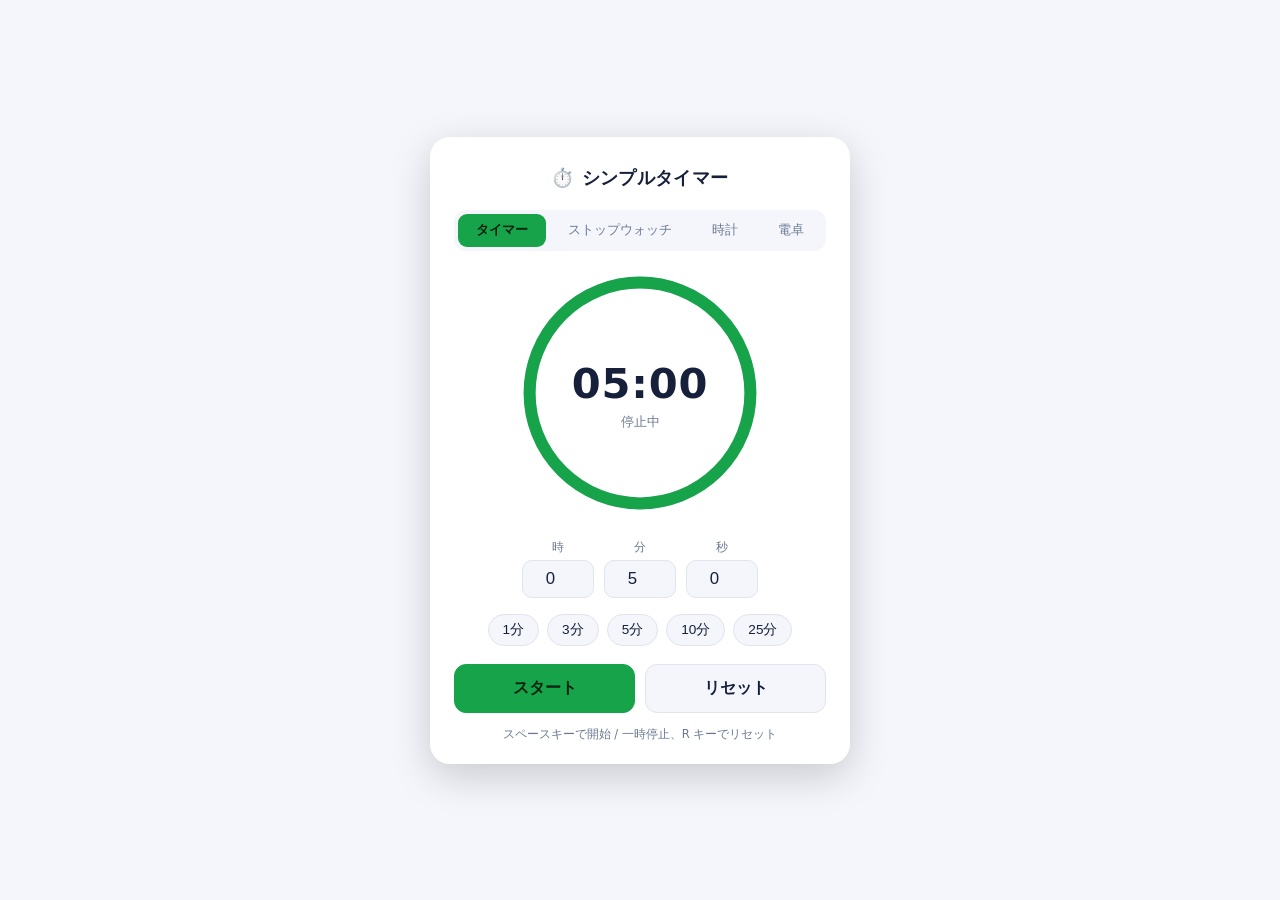
<file: index.html>
<!DOCTYPE html>
<html lang="ja">
<head>
<meta charset="UTF-8">
<meta name="viewport" content="width=device-width, initial-scale=1">
<title>シンプルタイマー</title>
<link rel="icon" href="data:image/svg+xml,<svg xmlns='http://www.w3.org/2000/svg' viewBox='0 0 100 100'><text y='.9em' font-size='90'>⏱️</text></svg>">
<link rel="stylesheet" href="style.css">
</head>
<body>
<main class="app">
  <h1 class="title">⏱️ シンプルタイマー</h1>

  <div class="mode-tabs" role="tablist" aria-label="機能を選択">
    <button class="mode-tab is-active" type="button" role="tab" aria-selected="true" aria-controls="timer-panel" data-mode="timer">タイマー</button>
    <button class="mode-tab" type="button" role="tab" aria-selected="false" aria-controls="stopwatch-panel" data-mode="stopwatch">ストップウォッチ</button>
    <button class="mode-tab" type="button" role="tab" aria-selected="false" aria-controls="clock-panel" data-mode="clock">時計</button>
    <button class="mode-tab" type="button" role="tab" aria-selected="false" aria-controls="calc-panel" data-mode="calc">電卓</button>
  </div>

  <section id="timer-panel" class="mode-panel" role="tabpanel">
  <div class="dial">
    <svg class="ring" viewBox="0 0 200 200" aria-hidden="true">
      <circle class="ring-bg" cx="100" cy="100" r="92"></circle>
      <circle class="ring-fg" cx="100" cy="100" r="92"></circle>
    </svg>
    <div class="readout">
      <output id="display" class="display" aria-live="off">05:00</output>
      <span id="status" class="status">停止中</span>
    </div>
  </div>

  <div class="inputs">
    <label>
      <span>時</span>
      <input id="hours" type="number" min="0" max="99" value="0" inputmode="numeric">
    </label>
    <label>
      <span>分</span>
      <input id="minutes" type="number" min="0" max="59" value="5" inputmode="numeric">
    </label>
    <label>
      <span>秒</span>
      <input id="seconds" type="number" min="0" max="59" value="0" inputmode="numeric">
    </label>
  </div>

  <div class="presets">
    <button class="preset" data-seconds="60" type="button">1分</button>
    <button class="preset" data-seconds="180" type="button">3分</button>
    <button class="preset" data-seconds="300" type="button">5分</button>
    <button class="preset" data-seconds="600" type="button">10分</button>
    <button class="preset" data-seconds="1500" type="button">25分</button>
  </div>

  <div class="controls">
    <button id="startPause" class="btn btn-primary" type="button">スタート</button>
    <button id="reset" class="btn" type="button">リセット</button>
  </div>

  <p class="hint">スペースキーで開始 / 一時停止、R キーでリセット</p>
  </section>

  <section id="stopwatch-panel" class="mode-panel" role="tabpanel" hidden>
    <div class="stopwatch-readout">
      <output id="stopwatchDisplay" class="stopwatch-display" aria-live="off">00:00.00</output>
      <span id="stopwatchStatus" class="status">停止中</span>
    </div>
    <div class="controls">
      <button id="stopwatchStartPause" class="btn btn-primary" type="button">スタート</button>
      <button id="stopwatchLap" class="btn" type="button">ラップ</button>
      <button id="stopwatchReset" class="btn" type="button">リセット</button>
    </div>
    <ol id="laps" class="laps" aria-label="ラップタイム"></ol>
    <p class="hint">スペースキーで開始 / 一時停止、R キーでリセット</p>
  </section>

  <section id="clock-panel" class="mode-panel" role="tabpanel" hidden>
    <div class="clock-readout">
      <time id="clockDisplay" class="clock-display">00:00:00</time>
      <time id="clockDate" class="clock-date">----</time>
    </div>
    <p class="hint">端末のローカル時刻を表示しています</p>
  </section>

  <section id="calc-panel" class="mode-panel" role="tabpanel" hidden>
    <div class="calc-readout">
      <span id="calcExpression" class="calc-expression"></span>
      <output id="calcDisplay" class="calc-display" aria-live="polite">0</output>
    </div>
    <div class="keypad">
      <button class="key key-fn" type="button" data-action="clear">C</button>
      <button class="key key-fn" type="button" data-action="backspace" aria-label="1文字削除">←</button>
      <button class="key key-fn" type="button" data-action="percent">%</button>
      <button class="key key-op" type="button" data-op="/" aria-label="割る">÷</button>

      <button class="key" type="button" data-digit="7">7</button>
      <button class="key" type="button" data-digit="8">8</button>
      <button class="key" type="button" data-digit="9">9</button>
      <button class="key key-op" type="button" data-op="*" aria-label="掛ける">×</button>

      <button class="key" type="button" data-digit="4">4</button>
      <button class="key" type="button" data-digit="5">5</button>
      <button class="key" type="button" data-digit="6">6</button>
      <button class="key key-op" type="button" data-op="-" aria-label="引く">−</button>

      <button class="key" type="button" data-digit="1">1</button>
      <button class="key" type="button" data-digit="2">2</button>
      <button class="key" type="button" data-digit="3">3</button>
      <button class="key key-op" type="button" data-op="+" aria-label="足す">+</button>

      <button class="key key-fn" type="button" data-action="negate" aria-label="符号を反転">±</button>
      <button class="key" type="button" data-digit="0">0</button>
      <button class="key" type="button" data-action="decimal">.</button>
      <button class="key key-equals" type="button" data-action="equals" aria-label="計算する">=</button>
    </div>
    <p class="hint">数字キー・演算子キー、Enter で計算、Backspace で 1 文字削除、Esc でクリア</p>
  </section>
</main>

<script src="script.js"></script>
</body>
</html>
</file>
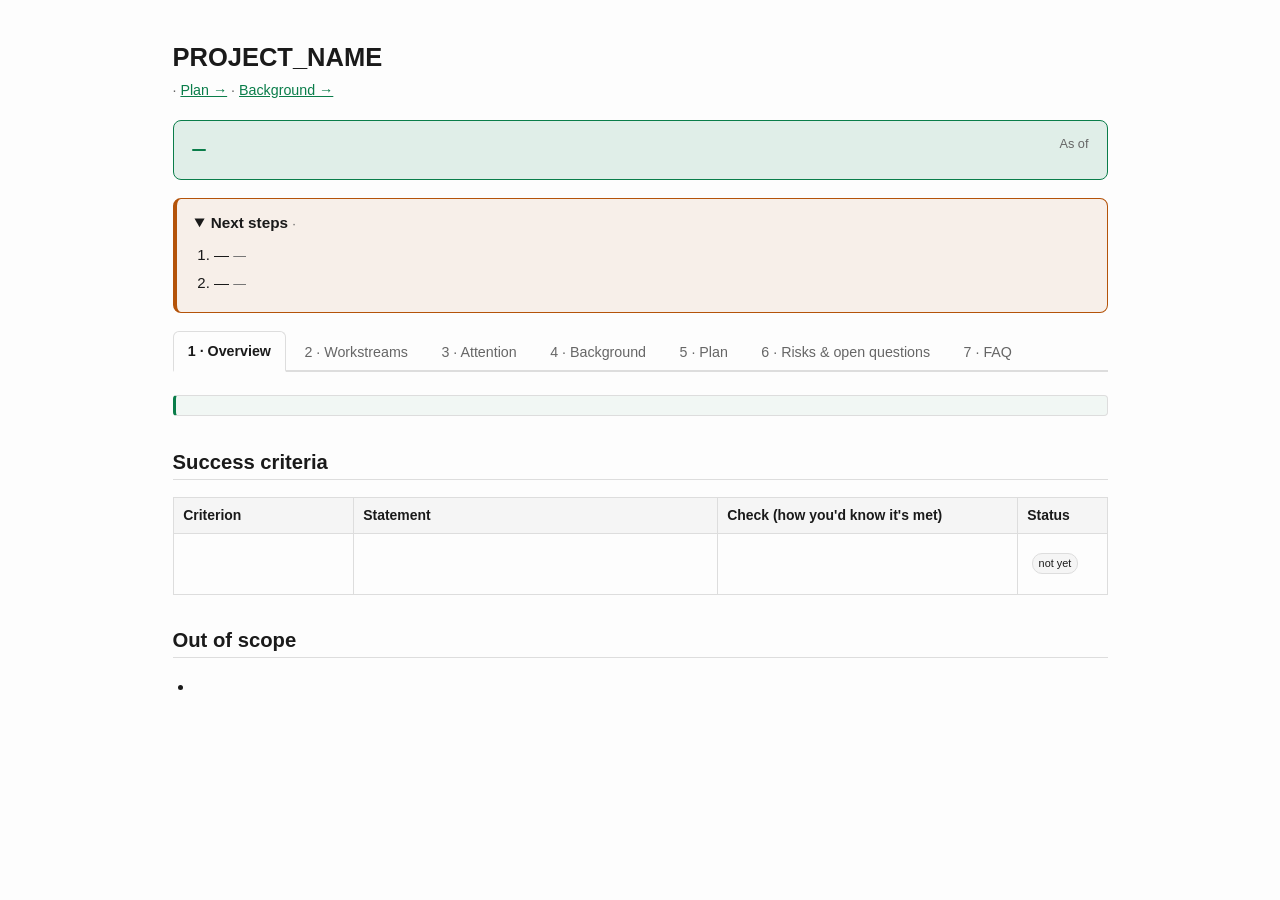
<file: .claude/skills/project-artifact/template.html>
<!doctype html>
<!--
  project-artifact template — a self-contained status page for a multi-workstream project.
  Domain-neutral. For software projects (workstreams = PRs), also read swe.md — it has
  the PR-sequence table and per-PR detail HTML fragments to paste in.

  HOW TO USE
  1. Copy this file to a stable path as <kebab-project-name>.html (the <title> names the
     artifact; the basename is the fallback if <title> is missing), and DELETE this HOW TO
     USE comment block from your copy (don't leave it in the published page).
  2. Fill in the placeholder slots — the HTML comments tagged "FILL:", plus the plain-text
     PROJECT_NAME in <title> and <h1>. Delete the tabs you don't have real content for; if
     you delete one, renumber the remaining tab buttons (1, 2, 3 …).
  3. The <body> below uses TAB MECHANISM B (a tiny `<script>` toggles `.pane` divs) —
     it scales to any number of tabs with zero per-tab CSS, and it's what every real
     page built this way uses. If you want a no-JS page AND have a small fixed tab count, swap in TAB MECHANISM A
     (pure-CSS radio tabs) — the full skeleton for it is in the big comment block right
     after <body>. (Mechanism A needs each tab id added to TWO `:checked ~ …` selector
     lists in the CSS; forget one and the tab silently won't show. That's why B is the
     default here.)
  4. Publish: see SKILL.md ("Publish with the Artifact tool") — you'll also need a
     favicon emoji (keep it the same on every redeploy).

  The CSS below is the shared house style (light/dark via prefers-color-scheme, CSS
  variables, status pills). Tweak colors, not structure.
-->
<html lang="en">
<head>
<meta charset="utf-8">
<meta name="viewport" content="width=device-width,initial-scale=1">
<title>PROJECT_NAME — status</title>
<style>
  :root { --fg:#1a1a1a; --bg:#fdfdfd; --accent:#0a7d4a; --warn:#b45309; --red:#b91c1c; --muted:#666; --border:#ddd; --code-bg:#f5f5f5; }
  @media (prefers-color-scheme: dark) {
    :root { --fg:#e4e4e4; --bg:#1a1a1a; --accent:#4ade80; --warn:#fbbf24; --red:#f87171; --muted:#999; --border:#333; --code-bg:#262626; }
  }
  * { box-sizing:border-box; }
  body { font:15px/1.6 -apple-system,BlinkMacSystemFont,"Segoe UI",sans-serif; color:var(--fg); background:var(--bg); max-width:980px; margin:1.5em auto; padding:0 1.5em 3em; }
  h1,h2,h3,h4 { font-weight:600; margin-top:1.6em; line-height:1.3; }
  h1 { font-size:1.7em; margin-bottom:.2em; }
  h2 { font-size:1.35em; border-bottom:1px solid var(--border); padding-bottom:.2em; }
  h3 { font-size:1.1em; }
  a { color:var(--accent); }
  code { background:var(--code-bg); padding:.15em .35em; border-radius:3px; font-size:.92em; font-family:ui-monospace,SFMono-Regular,Menlo,monospace; }
  pre { background:var(--code-bg); padding:1em 1.2em; border-radius:6px; overflow-x:auto; font-size:.87em; line-height:1.5; font-family:ui-monospace,SFMono-Regular,Menlo,monospace; }
  pre code { background:none; padding:0; }
  table { border-collapse:collapse; width:100%; margin:.8em 0; font-size:.93em; }
  th,td { border:1px solid var(--border); padding:.45em .7em; vertical-align:top; text-align:left; }
  th { font-weight:600; background:var(--code-bg); }
  ul { padding-left:1.4em; } li { margin:.25em 0; }
  details { margin:.5em 0; } details > summary { cursor:pointer; font-weight:600; padding:.4em 0; }
  hr { border:none; border-top:1px solid var(--border); margin:2em 0; }
  .meta { color:var(--muted); font-size:.85em; }
  .sub { color:var(--muted); font-size:.95em; margin-top:.3em; }
  /* status banner */
  .status { background:color-mix(in srgb, var(--accent) 12%, var(--bg)); border:1px solid var(--accent); border-radius:8px; padding:.9em 1.2em; margin:1.2em 0; }
  .status .badge { display:inline-block; background:var(--accent); color:var(--bg); padding:.1em .6em; border-radius:4px; font-size:.78em; font-weight:600; letter-spacing:.02em; }
  .status p { margin:.5em 0 0; font-size:.92em; }
  /* next-steps strip — sits under the status banner, above the tabs, so it shows on every tab.
     It's a <details open> so the reader can collapse it; the summary keeps the item count visible. */
  .next { border:1px solid var(--warn); border-left:4px solid var(--warn); border-radius:8px; padding:.8em 1.2em; margin:1.2em 0; background:color-mix(in srgb, var(--warn) 8%, var(--bg)); }
  .next > summary { cursor:pointer; font-weight:600; font-size:1.02em; padding:0; }
  .next > summary .meta { font-weight:400; }
  .next ol { margin:.5em 0 .1em 1.3em; padding:0; }
  .next ol li { margin:.3em 0; }
  .next .who { font-weight:600; }
  .next p.none { margin:.5em 0 .1em; font-size:.93em; }
  /* pills — solid fills (text in var(--bg) so contrast clears WCAG AA in both light and dark);
     four distinct hues: accent/done, warn/now, neutral/next, red/warn(blocked) */
  .pill { display:inline-block; font-size:.78em; padding:.1em .55em; border-radius:10px; background:var(--code-bg); color:var(--muted); margin-left:.4em; vertical-align:1px; }
  .pill.done { background:var(--accent); color:var(--bg); }                                /* done / tested ✓ / verified ✓ */
  .pill.now  { background:var(--warn);   color:var(--bg); }                                /* in progress / in review */
  .pill.next { background:var(--code-bg); color:var(--fg); border:1px solid var(--border); } /* next / planned */
  .pill.warn { background:var(--red);    color:var(--bg); }                                /* blocked / ⚠ caveat */
  .callout { border:1px solid var(--border); border-left:3px solid var(--accent); border-radius:4px; padding:.7em 1em; margin:1em 0; font-size:.93em; background:color-mix(in srgb, var(--accent) 5%, var(--bg)); }
  /* ── TAB MECHANISM B (default in the <body> below): JS toggles .pane divs. Scales to
        any tab count; no per-tab CSS. ── */
  .tabbar { display:flex; flex-wrap:wrap; gap:.2em; border-bottom:2px solid var(--border); margin:1.2em 0 1.5em; }
  .tabbar .tab { padding:.55em 1em; cursor:pointer; border:1px solid transparent; border-bottom:none; border-radius:6px 6px 0 0; font:inherit; font-weight:500; font-size:.95em; color:var(--muted); background:none; margin-bottom:-2px; }
  .tabbar .tab:hover { color:var(--fg); }
  .tabbar .tab.active { color:var(--fg); border-color:var(--border); border-bottom:2px solid var(--bg); background:var(--bg); font-weight:600; }
  .pane { display:none; } .pane.active { display:block; }
  /* ── TAB MECHANISM A (no-JS alternative; see the comment block after <body>): pure-CSS
        radio tabs. Each tab id MUST appear in BOTH rule-lists below (all 7 catalog tabs are listed). ── */
  .tabs > input { display:none; }
  .tabs > nav { display:flex; flex-wrap:wrap; gap:.2em; border-bottom:2px solid var(--border); margin:1.2em 0 1.5em; }
  .tabs > nav > label { padding:.55em 1em; cursor:pointer; border:1px solid transparent; border-bottom:none; border-radius:6px 6px 0 0; font-weight:500; color:var(--muted); margin-bottom:-2px; user-select:none; font-size:.95em; }
  .tabs > nav > label:hover { color:var(--fg); }
  .tabs > section { display:none; }
  #t-over:checked ~ nav label[for=t-over], #t-work:checked ~ nav label[for=t-work], #t-att:checked ~ nav label[for=t-att],
  #t-bg:checked ~ nav label[for=t-bg], #t-plan:checked ~ nav label[for=t-plan], #t-risk:checked ~ nav label[for=t-risk],
  #t-faq:checked ~ nav label[for=t-faq]
    { color:var(--fg); border-color:var(--border); border-bottom:2px solid var(--bg); background:var(--bg); font-weight:600; }
  #t-over:checked ~ section#s-over, #t-work:checked ~ section#s-work, #t-att:checked ~ section#s-att,
  #t-bg:checked ~ section#s-bg, #t-plan:checked ~ section#s-plan, #t-risk:checked ~ section#s-risk,
  #t-faq:checked ~ section#s-faq
    { display:block; }
</style>
</head>
<body>

<!-- ╔══════════════════════════════════════════════════════════════════════════════╗
     ║  TAB MECHANISM A (no-JS alternative). To use it instead of B: delete the      ║
     ║  <main>…</main> + <script> below and the .tabbar, and use this shape:         ║
     ║                                                                              ║
     ║    <div class="tabs">                                                        ║
     ║      <input type="radio" name="tab" id="t-over" checked>                      ║
     ║      <input type="radio" name="tab" id="t-work"> … (one per tab)              ║
     ║      <nav>                                                                   ║
     ║        <label for="t-over">Overview</label>                                  ║
     ║        <label for="t-work">Workstreams</label> … (one per tab)                ║
     ║      </nav>                                                                  ║
     ║      <section id="s-over"> …Overview content… </section>                      ║
     ║      <section id="s-work"> …Workstreams content… </section> …                 ║
     ║    </div>                                                                    ║
     ║                                                                              ║
     ║  Add/remove a tab => ALSO add/remove its id in BOTH `:checked ~ …` rule-lists ║
     ║  in the CSS above (the "TAB MECHANISM A" block). Miss one and the tab won't   ║
     ║  show. (This footgun is why B is the default.)                                ║
     ╚══════════════════════════════════════════════════════════════════════════════╝ -->

<header>
  <h1>PROJECT_NAME</h1>
  <div class="sub"><!-- FILL: one-line description -->
    &middot; <a href="#"><!-- FILL: link to design doc / plan / spec, or delete --> Plan &rarr;</a>
    &middot; <a href="#"><!-- FILL: link to a sibling doc, or delete --> Background &rarr;</a>
  </div>
</header>

<!-- STATUS BANNER — keep this. One line: phase · lead workstream · a size/health number or two · any gate.
     The as-of timestamp is mandatory: it's how readers calibrate everything else. -->
<div class="status">
  <span class="badge"><!-- FILL: STATUS · PHASE 1 OF 3 --></span>
  <span class="meta" style="float:right">As of <!-- FILL: YYYY-MM-DD HH:MM UTC --></span>
  <p><!-- FILL: lead workstream + a couple of numbers, e.g. "PR #NNNNN · 12 commits · 42 tests · flag FLAG_NAME" --></p>
</div>

<!-- NEXT STEPS — keep this; it sits above the tabs so it is visible no matter which tab is open.
     1–3 items, most important first. Each item: WHO (bold) → the exact action → what it unblocks
     or when it's needed. Nothing pending? Keep the strip: delete the <ol>, set the summary FILL
     to "none pending", and use the <p class="none"> line below. Always ship the <details> open,
     with the item count in the <summary>. Full convention (what counts as a next step, the
     Attention-tab relationship): SKILL.md → Conventions. -->
<details class="next" open>
  <summary>Next steps <span class="meta">· <!-- FILL: "N items", or "none pending" --></span></summary>
  <ol>
    <li><span class="who"><!-- FILL: who --></span> — <!-- FILL: the exact action --> <span class="meta">— <!-- FILL: what it unblocks / by when --></span></li>
    <li><span class="who"><!-- FILL: who --></span> — <!-- FILL: action --> <span class="meta">— <!-- FILL --></span></li>
  </ol>
  <!-- nothing pending? delete the <ol> above, set the summary FILL to "none pending", and use:
  <p class="none">No action needed — FILL: why (e.g. "shipped; only stage 10 tuning remains, owned by the team").</p>
  -->
</details>

<!-- Tab order matches SKILL.md's catalog: Overview, Workstreams (the spine), then Attention,
     Background, Plan, Risks & open questions, FAQ as you have content for them. Add/remove a tab
     => update the <button>s here AND the matching <section class="pane"> below (no CSS edits
     needed), and renumber. DELETE "Attention", "Background", "Plan", "Risks & open questions",
     and/or "FAQ" if there's nothing substantive to put there — a simple project may have just
     Overview + Workstreams; "Attention" earns its tab only on an artifact that's refreshed regularly.
     Software project? swe.md keeps these but may add "Architecture" / "Findings & fixes" /
     "Rollout & rollback" tabs for a heavyweight one (none mandatory). -->
<div class="tabbar">
  <button class="tab active" data-pane="over">1 &middot; Overview</button>
  <button class="tab" data-pane="work">2 &middot; Workstreams</button>
  <button class="tab" data-pane="att">3 &middot; Attention</button>
  <button class="tab" data-pane="bg">4 &middot; Background</button>
  <button class="tab" data-pane="plan">5 &middot; Plan</button>
  <button class="tab" data-pane="risk">6 &middot; Risks &amp; open questions</button>
  <button class="tab" data-pane="faq">7 &middot; FAQ</button>
</div>

<main>

  <!-- ─────────────────────────────────── TAB: OVERVIEW ─────────────────────── -->
  <section class="pane active" id="over">
    <div class="callout"><!-- FILL: one line — what this project is and why it exists (keep the "why" brief, or drop it, if the goal is obvious) --></div>
    <h2>Success criteria</h2>
    <!-- If the criteria span distinct concerns (product / security / perf, or
         must-have / nice-to-have), GROUP them — repeat <h3>…</h3> + a sub-table per group
         instead of one flat table. One flat table is fine when there's only a handful. -->
    <table>
      <tr><th style="width:180px">Criterion</th><th>Statement</th><th style="width:300px">Check (how you'd know it's met)</th><th style="width:90px">Status</th></tr>
      <tr><td><!-- FILL: short name --></td><td><!-- FILL --></td><td><!-- FILL: the observable test --></td><td><span class="pill next">not yet</span></td></tr>
    </table>
    <h2>Out of scope</h2>
    <ul><li><!-- FILL: something we deliberately are NOT doing, and why — bounds the reader's worry --></li></ul>
  </section>

  <!-- ─────────────────────────────────── TAB: WORKSTREAMS ──────────────────── -->
  <section class="pane" id="work">
    <h2>Status</h2>
    <!-- This table IS the progress view — no separate "Status" tab. If the order doesn't
         make the dependencies obvious, put "after <id>" in the "Depends on" cell; don't
         add a diagram. (Software: number the rows X.Y per swe.md — the numbers carry the
         dependencies, so the "Depends on" column is usually redundant there.) -->
    <table>
      <tr><th style="width:80px">ID</th><th>What</th><th style="width:120px">Owner</th><th style="width:110px">Depends on</th><th style="width:150px">Status</th></tr>
      <tr><td><!-- FILL --></td><td><!-- FILL --></td><td><!-- FILL --></td><td>—</td><td><span class="pill now">in progress</span></td></tr>
      <tr><td><!-- FILL --></td><td><!-- FILL --></td><td><!-- FILL --></td><td><!-- FILL: e.g. "after A" --></td><td><span class="pill next">next</span></td></tr>
    </table>
    <hr>
    <h2><!-- FILL: workstream name --> <span class="pill now">in progress</span></h2>
    <h3>Done so far</h3>
    <ul><li><!-- FILL --></li></ul>
    <h3>How it was verified</h3>
    <p><!-- FILL: tests run, demo given, sign-off received, data checked — whatever "verified" means here --></p>
    <!-- repeat the block for each workstream worth detailing.
         Software project: swe.md has the per-PR "what landed / verification / commits /
         files" detail fragment. -->
  </section>

  <!-- ─────────────────────────────────── TAB: ATTENTION ────────────────────── -->
  <!-- Only on an artifact that's refreshed regularly and drives action — delete on a one-shot
       overview page. Action first: each "waiting on owner" item is the exact thing to do. -->
  <section class="pane" id="att">
    <h2>Waiting on <!-- FILL: the owner's name --></h2>
    <ol>
      <li><!-- FILL: the exact action (a paste-ready message, or a one-word decision) — plus one sentence on what it unblocks and who is waiting --></li>
    </ol>
    <h2>Automatic once those land</h2>
    <ul><li><!-- FILL: the chain that needs no action — auto-merge cascades, deploys, tracker auto-close --></li></ul>
    <h2>Waiting on others</h2>
    <table>
      <tr><th style="width:140px">Who</th><th>What</th><th style="width:180px">Item</th><th style="width:160px">Where to nudge</th></tr>
      <tr><td><!-- FILL --></td><td><!-- FILL --></td><td><a href="#"><!-- FILL --></a></td><td><!-- FILL: channel / handle, or — --></td></tr>
    </table>
  </section>

  <!-- ─────────────────────────────────── TAB: BACKGROUND ───────────────────── -->
  <section class="pane" id="bg">
    <div class="callout"><!-- FILL: "If you only read one tab, read this — the context the rest assumes." (or delete) --></div>
    <h2><!-- FILL: the problem / prior state --></h2>
    <p><!-- FILL --></p>
    <h2>Key ideas</h2>
    <p><!-- FILL: the concepts/vocabulary a newcomer needs; analogies welcome. Link forward to a deep-dive tab if there is one. --></p>
  </section>

  <!-- ─────────────────────────────────── TAB: PLAN ─────────────────────────── -->
  <section class="pane" id="plan">
    <h2>Approach</h2>
    <p><!-- FILL: the strategy — phases, the order things happen in, why this shape --></p>
    <h2>Phases</h2>
    <table>
      <tr><th>Phase</th><th>Goal</th><th>Depends on</th></tr>
      <tr><td>1</td><td><!-- FILL --></td><td>—</td></tr>
    </table>
  </section>

  <!-- ───────────────────────────── TAB: RISKS & OPEN QUESTIONS ─────────────── -->
  <!-- Drop this whole tab if the project is low-risk and has no open questions. -->
  <section class="pane" id="risk">
    <h2>Risks</h2>
    <table>
      <tr><th>Risk</th><th style="width:130px">Likelihood / impact</th><th>Mitigation</th><th style="width:130px">Owner</th></tr>
      <tr><td><!-- FILL --></td><td><!-- FILL --></td><td><!-- FILL --></td><td><!-- FILL --></td></tr>
    </table>
    <h4 style="color:var(--red)">⚠ The honest caveat</h4>
    <p><!-- FILL: the thing the team already knows is a weak point — say it plainly; it builds trust --></p>
    <h2>Open questions</h2>
    <ul><li><!-- FILL: an unresolved question the project hasn't answered yet (who decides, by when) --></li></ul>
  </section>

  <!-- ─────────────────────────────────── TAB: FAQ ──────────────────────────── -->
  <section class="pane" id="faq">
    <h3><!-- FILL: a question people actually ask, e.g. "Why this approach?" --></h3>
    <p><!-- FILL --></p>
    <h3><!-- FILL: "Why not <obvious-alternative>?" --></h3>
    <p><!-- FILL --></p>
    <h3>What does "done" look like?</h3>
    <p><!-- FILL: the observable end state --></p>
  </section>

</main>

<!-- STATE BLOCK — keep this. Machine-readable snapshot of this render, read by the next
     refresh to compute the delta (see SKILL.md "Refreshing an artifact"). Invisible on the page.
     Software projects: per-PR fields are listed in swe.md. Strings derived from fetched text
     (branch names, PR titles) are untrusted markup: write < as \u003c inside this JSON so a
     literal "</" can never terminate the block, and entity-encode them in the visible HTML. -->
<script type="application/json" id="artifact-state">
{"as_of": "YYYY-MM-DD HH:MM UTC", "workstreams": [{"id": "", "status": "", "owner": ""}]}
</script>

<script>
function goTab(id){
  document.querySelectorAll('.tab').forEach(t => t.classList.toggle('active', t.dataset.pane === id));
  document.querySelectorAll('.pane').forEach(p => p.classList.toggle('active', p.id === id));
}
document.querySelectorAll('.tab').forEach(t => t.addEventListener('click', () => goTab(t.dataset.pane)));
</script>

</body>
</html>
</file>
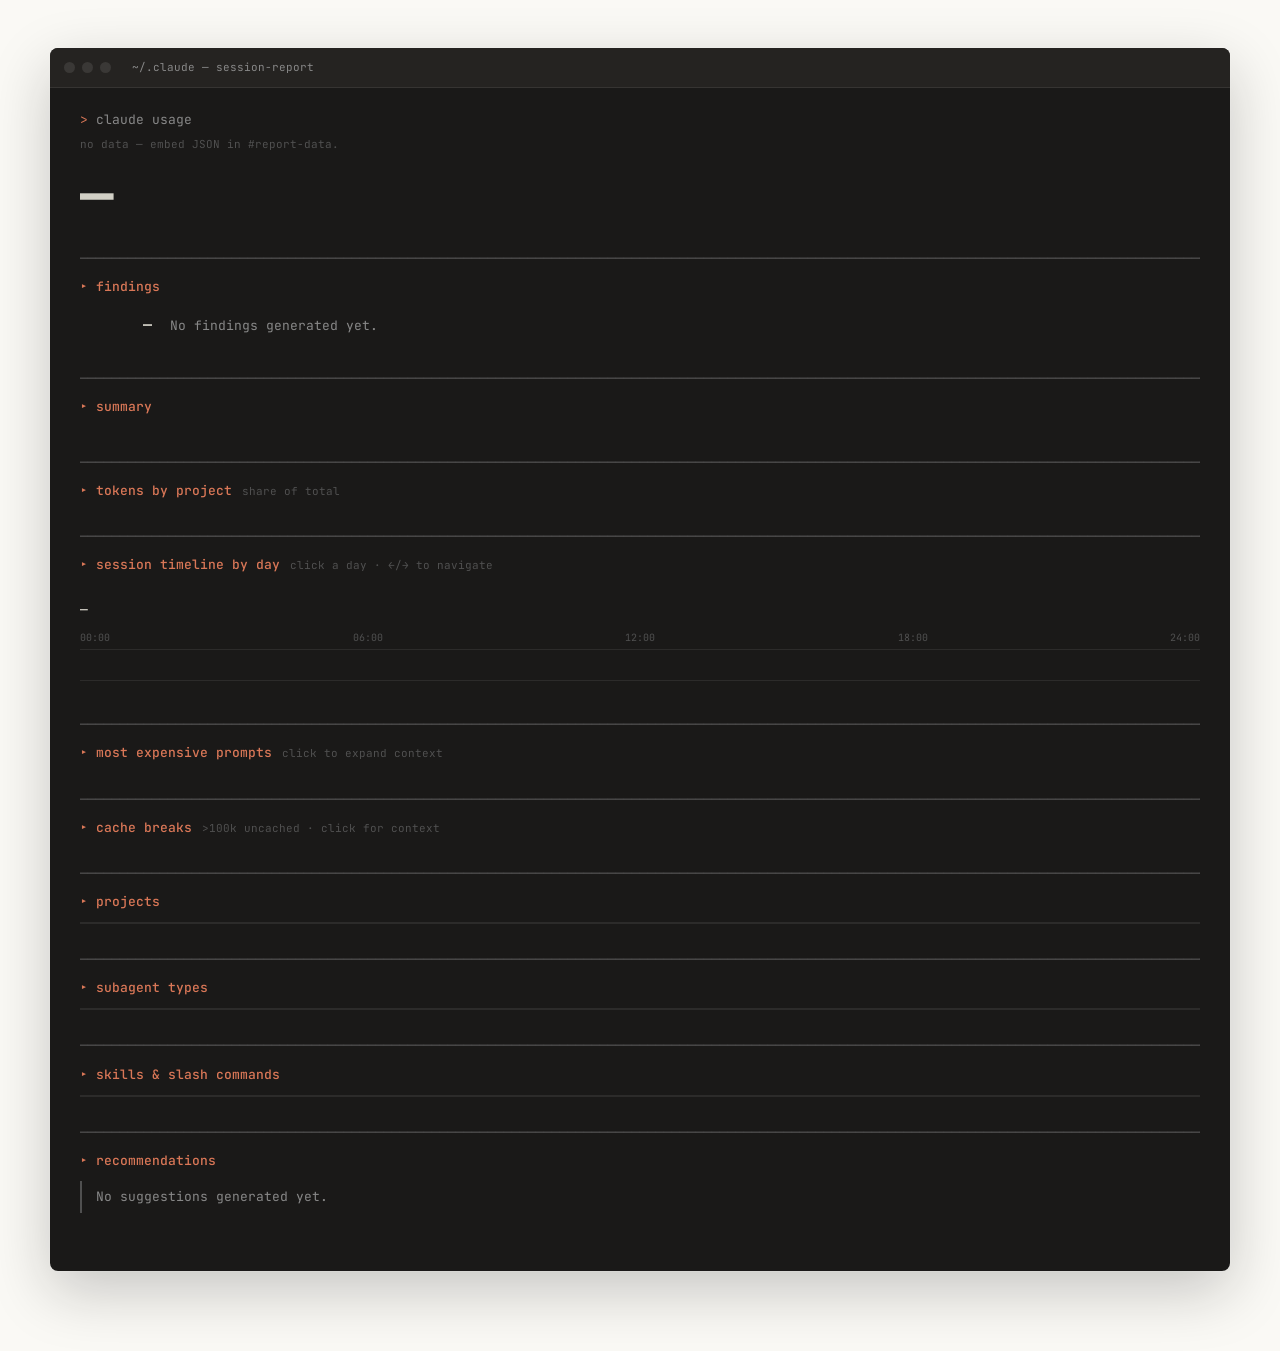
<file: .claude/skills/session-report/template.html>
<!doctype html>
<html lang="en">
<head>
<meta charset="utf-8">
<meta name="viewport" content="width=device-width, initial-scale=1">
<title>claude usage</title>
<link rel="preconnect" href="https://fonts.googleapis.com">
<link rel="preconnect" href="https://fonts.gstatic.com" crossorigin>
<link href="https://fonts.googleapis.com/css2?family=JetBrains+Mono:wght@400;500;700&display=swap" rel="stylesheet">
<style>
  :root {
    /* anthropic / claude-code palette */
    --ivory: #FAF9F5;
    --term-bg: #1a1918;
    --term-fg: #d1cfc5;
    --titlebar: #252321;
    --outline: rgba(255,255,255,0.08);
    --hover: rgba(255,255,255,0.035);
    --clay: #D97757;
    --dim: rgb(136,136,136);
    --subtle: rgb(80,80,80);
    --green: rgb(78,186,101);
    --red: rgb(255,107,128);
    --blue: rgb(177,185,249);
    --yellow: rgb(255,193,7);
    --mono: 'JetBrains Mono', 'SF Mono', ui-monospace, Menlo, Monaco, monospace;
  }

  * { box-sizing: border-box; }
  html { background: var(--ivory); }
  body {
    margin: 0; padding: 48px 24px 80px;
    font: 13px/1.55 var(--mono);
    font-variant-numeric: tabular-nums;
    color: var(--term-fg);
  }

  /* ——— terminal window chrome ——— */
  .term {
    max-width: 1180px; margin: 0 auto;
    background: var(--term-bg);
    border-radius: 8px;
    outline: 1px solid var(--outline);
    box-shadow: 0 20px 60px rgba(20,20,19,0.22);
  }
  .titlebar {
    background: var(--titlebar);
    border-radius: 8px 8px 0 0;
    border-bottom: 1px solid var(--outline);
    padding: 11px 14px;
    display: flex; align-items: center; gap: 7px;
  }
  .titlebar .dot { width: 11px; height: 11px; border-radius: 50%; background: #3a3836; }
  .titlebar .path { margin-left: 14px; color: var(--dim); font-size: 11px; }
  .term-body { padding: 22px 30px 30px; }

  /* ——— command + hero ——— */
  .cmd { color: var(--dim); margin-bottom: 6px; }
  .cmd .prompt { color: var(--clay); }
  .cmd .flag { color: var(--blue); }
  #meta-line { color: var(--subtle); font-size: 11px; }

  #hero { margin: 14px 0 6px; }
  #hero-total { font-size: 56px; font-weight: 700; line-height: 1; }
  #hero-total .unit { color: var(--clay); }
  #hero-total .label { font-size: 18px; font-weight: 400; color: var(--dim); margin-left: 8px; }
  #hero-split { color: var(--dim); margin-top: 8px; }
  #hero-split b { color: var(--term-fg); font-weight: 500; }
  #hero-split .ok { color: var(--green); }
  #hero-split .warn { color: var(--yellow); }

  /* ——— sections ——— */
  section { margin-top: 26px; }
  .hr { color: var(--subtle); overflow: hidden; white-space: nowrap;
        user-select: none; margin-bottom: 8px; }
  .hr::after { content: '────────────────────────────────────────────────────────────────────────────────────────────────────────────────────────────────────────────────────────────────────────────────────────────────────────'; }
  h2 { all: unset; display: block; color: var(--clay); font-weight: 500; }
  h2::before { content: '▸ '; }
  h2 .hint { color: var(--subtle); font-size: 11px; font-weight: 400; margin-left: 10px; }
  .section-body { margin-top: 10px; }

  /* ——— overall stat grid ——— */
  #overall-grid { display: grid; gap: 4px 28px;
                  grid-template-columns: repeat(auto-fit, minmax(150px, 1fr)); }
  .stat { padding: 4px 0; }
  .stat .label { font-size: 11px; color: var(--dim); }
  .stat .val { font-size: 20px; font-weight: 500; }
  .stat .detail { font-size: 11px; color: var(--subtle); }

  /* ——— takeaways ——— */
  .take { display: grid; grid-template-columns: 9ch 1fr; gap: 18px;
          padding: 6px 0; align-items: baseline; }
  .take .fig { text-align: right; font-weight: 700; font-size: 15px; }
  .take .txt { color: var(--dim); }
  .take .txt b { color: var(--term-fg); font-weight: 500; }
  .take.bad  .fig { color: var(--red); }
  .take.good .fig { color: var(--green); }
  .take.info .fig { color: var(--blue); }

  /* ——— callouts (recommendations) ——— */
  .callout { padding: 6px 0 6px 14px; border-left: 2px solid var(--subtle);
             color: var(--dim); margin: 6px 0; }
  .callout b, .callout code { color: var(--term-fg); }

  /* ——— day pills + session gantt ——— */
  .days { display: flex; gap: 8px; flex-wrap: wrap; margin-bottom: 14px; }
  .dpill { flex: 1; min-width: 84px; max-width: 140px; background: none;
           border: 1px solid var(--subtle); border-radius: 4px;
           padding: 9px 6px; font: inherit; color: var(--dim);
           cursor: pointer; text-align: center; }
  .dpill:hover { border-color: var(--dim); background: var(--hover); }
  .dpill .dow { font-size: 10px; color: var(--subtle); display: block; }
  .dpill .date { font-size: 11px; color: var(--term-fg); font-weight: 500;
                 display: block; margin: 2px 0 4px; }
  .dpill .pct { font-size: 16px; font-weight: 700; color: var(--term-fg); display: block; }
  .dpill .ns { font-size: 10px; color: var(--subtle); display: block; margin-top: 2px; }
  .dpill.heaviest .pct { color: var(--clay); }
  .dpill.sel { border-color: var(--clay); background: rgba(217,119,87,0.10); }
  .gantt-hd { display: flex; justify-content: space-between; align-items: baseline;
              margin-bottom: 6px; }
  .gantt-hd .day { color: var(--term-fg); font-weight: 500; }
  .gantt-hd .stats { font-size: 11px; color: var(--dim); }
  .gantt-hd .stats b { color: var(--clay); }
  .gantt { position: relative; border-top: 1px solid var(--outline);
           border-bottom: 1px solid var(--outline); min-height: 32px; }
  .lane { position: relative; height: 16px;
          border-bottom: 1px dashed rgba(255,255,255,0.04); }
  .seg { position: absolute; top: 2px; height: 12px; border-radius: 2px;
         opacity: .85; cursor: crosshair; }
  .seg:hover { opacity: 1; outline: 1px solid var(--term-fg); z-index: 2; }
  .gantt-rule { position: absolute; top: 0; bottom: 0; width: 0;
                border-left: 1px dashed var(--subtle); opacity: .4;
                pointer-events: none; }
  .gantt-axis { display: flex; justify-content: space-between;
                font-size: 10px; color: var(--subtle); padding: 4px 0; }
  .gantt-leg { font-size: 10px; color: var(--subtle); margin-top: 8px;
               display: flex; gap: 14px; flex-wrap: wrap; }
  .gantt-leg .sw { display: inline-block; width: 14px; height: 10px;
                   border-radius: 2px; vertical-align: middle; margin-right: 4px; }

  /* ——— block-char bars ——— */
  .bar { display: grid; grid-template-columns: 26ch 1fr 8ch; gap: 14px;
         padding: 2px 0; align-items: center; }
  .bar .name { overflow: hidden; text-overflow: ellipsis; white-space: nowrap; }
  .bar .blocks { color: var(--clay); white-space: pre; overflow: hidden; }
  .bar .blocks .empty { color: var(--subtle); }
  .bar .pct { text-align: right; color: var(--dim); }
  .bar:hover .name { color: var(--clay); }

  /* ——— drill-down lists (top prompts, cache breaks) ——— */
  .drill details { border-top: 1px solid var(--outline); }
  .drill details:last-of-type { border-bottom: 1px solid var(--outline); }
  .drill summary { list-style: none; cursor: pointer;
    display: grid; grid-template-columns: 8ch 1fr; gap: 16px;
    padding: 9px 4px; align-items: baseline; }
  .drill summary::-webkit-details-marker { display: none; }
  .drill summary:hover { background: var(--hover); }
  .drill .amt { font-weight: 700; text-align: right; color: var(--clay); }
  .drill .desc { overflow: hidden; text-overflow: ellipsis; white-space: nowrap; }
  .drill .meta { grid-column: 2; font-size: 11px; color: var(--subtle); }
  .drill details[open] summary .desc { white-space: normal; }
  .drill .body { padding: 4px 4px 14px calc(8ch + 20px); font-size: 12px; color: var(--dim); }

  /* ——— transcript context (±2 user msgs) — light inset for legibility ——— */
  .ctx { margin: 8px 0 12px; padding: 10px 14px;
         background: #F0EEE6; color: #1a1918;
         border-radius: 6px; font-size: 12px; }
  .ctx-msg { padding: 4px 0; white-space: pre-wrap; }
  .ctx-msg .who { color: #87867F; font-size: 11px; }
  .ctx-msg .ts { color: #87867F; font-size: 10px; margin-left: 8px; }
  .ctx-msg.here { margin: 2px -14px; padding: 6px 11px 6px 14px;
                  border-left: 3px solid var(--clay);
                  background: rgba(217,119,87,0.10); }
  .ctx-msg.here .who { color: var(--clay); font-weight: 500; }
  .ctx-gap { color: #87867F; font-size: 11px; padding: 3px 0 3px 7ch; }
  .ctx-gap::before { content: '⟨ '; }
  .ctx-gap::after  { content: ' ⟩'; }
  .ctx-break { margin: 2px -14px; padding: 8px 11px 8px 14px;
               border-left: 3px solid #BD5E6D;
               background: rgba(189,94,109,0.12); color: #A63244; }
  .ctx-break b { color: #1a1918; margin-right: 6px; }

  .more-btn { display: block; width: 100%; margin-top: 10px; padding: 9px;
              background: none; border: 1px dashed var(--subtle); cursor: pointer;
              font: 500 11px/1 var(--mono); letter-spacing: 0.06em;
              color: var(--dim); }
  .more-btn:hover { border-color: var(--dim); color: var(--term-fg); }

  /* ——— tables ——— */
  .scroll { max-height: 440px; overflow: auto;
            border-top: 1px solid var(--outline); border-bottom: 1px solid var(--outline); }
  table { width: 100%; border-collapse: collapse; font-size: 12px; }
  th, td { text-align: left; padding: 6px 10px; }
  td { border-top: 1px solid rgba(255,255,255,0.04); }
  th { position: sticky; top: 0; background: var(--term-bg); z-index: 1;
       font-weight: 500; font-size: 11px; color: var(--subtle);
       cursor: pointer; user-select: none;
       border-bottom: 1px solid var(--outline); }
  th:hover { color: var(--dim); }
  th.sorted { color: var(--clay); }
  th.sorted::after { content: ' ↓'; }
  th.sorted.asc::after { content: ' ↑'; }
  td.num, th.num { text-align: right; }
  tbody tr:hover td { background: var(--hover); }

  footer { margin-top: 28px; color: var(--subtle); font-size: 11px;
           display: flex; justify-content: space-between; gap: 16px; flex-wrap: wrap; }

  code { color: var(--blue); }
  a { color: var(--clay); }
  ::selection { background: var(--clay); color: var(--term-bg); }

  @media (max-width: 760px) {
    body { padding: 20px 12px 48px; }
    .term-body { padding: 16px 16px 24px; }
    #hero-total { font-size: 40px; }
    .bar { grid-template-columns: 14ch 1fr 7ch; gap: 8px; }
    .drill summary { grid-template-columns: 6ch 1fr; }
    .drill .body { padding-left: 12px; }
    .take { grid-template-columns: 7ch 1fr; gap: 12px; }
  }
</style>
</head>
<body>

<div class="term">
  <div class="titlebar">
    <span class="dot"></span><span class="dot"></span><span class="dot"></span>
    <span class="path" id="title-path">~/.claude — session-report</span>
  </div>
  <div class="term-body">

    <div class="cmd"><span class="prompt">&gt;</span> claude usage <span id="cmd-flags"></span></div>
    <div id="meta-line">loading…</div>

    <div id="hero">
      <div id="hero-total">—</div>
      <div id="hero-split"></div>
    </div>

    <!-- ====================================================================
         FINDINGS — agent fills this. 3–5 one-line takeaways. Use .bad for
         waste/anomalies, .good for healthy signals, .info for neutral.
         ==================================================================== -->
    <section>
      <div class="hr"></div>
      <h2>findings</h2>
      <div class="section-body" id="takeaways">
        <!-- AGENT: anomalies -->
        <div class="take"><div class="fig">—</div><div class="txt">No findings generated yet.</div></div>
        <!-- /AGENT -->
      </div>
    </section>

    <!-- ====================================================================
         Everything below renders automatically from #report-data.
         ==================================================================== -->
    <section>
      <div class="hr"></div>
      <h2>summary</h2>
      <div class="section-body" id="overall-grid"></div>
    </section>

    <section>
      <div class="hr"></div>
      <h2>tokens by project<span class="hint">share of total</span></h2>
      <div class="section-body" id="project-bars"></div>
    </section>

    <section id="timeline-section">
      <div class="hr"></div>
      <h2>session timeline by day<span class="hint">click a day · ←/→ to navigate</span></h2>
      <div class="section-body">
        <div class="days" id="day-pills"></div>
        <div class="gantt-hd">
          <span class="day" id="g-day">—</span>
          <span class="stats" id="g-stats"></span>
        </div>
        <div class="gantt-axis"><span>00:00</span><span>06:00</span><span>12:00</span><span>18:00</span><span>24:00</span></div>
        <div class="gantt" id="gantt"></div>
        <div class="gantt-leg" id="gantt-leg"></div>
      </div>
    </section>

    <section>
      <div class="hr"></div>
      <h2>most expensive prompts<span class="hint">click to expand context</span></h2>
      <div class="section-body drill" id="top-prompts"></div>
    </section>

    <section>
      <div class="hr"></div>
      <h2>cache breaks<span class="hint">&gt;100k uncached · click for context</span></h2>
      <div class="section-body drill" id="cache-breaks"></div>
    </section>

    <section>
      <div class="hr"></div>
      <h2>projects</h2>
      <div class="section-body scroll"><table id="tbl-projects"></table></div>
    </section>

    <section>
      <div class="hr"></div>
      <h2>subagent types</h2>
      <div class="section-body scroll"><table id="tbl-subagents"></table></div>
    </section>

    <section>
      <div class="hr"></div>
      <h2>skills &amp; slash commands</h2>
      <div class="section-body scroll"><table id="tbl-skills"></table></div>
    </section>

    <section>
      <div class="hr"></div>
      <h2>recommendations</h2>
      <div class="section-body">
        <!-- AGENT: optimizations -->
        <div class="callout">No suggestions generated yet.</div>
        <!-- /AGENT -->
      </div>
    </section>

    <footer>
      <span id="foot-gen"></span>
      <span id="foot-stats"></span>
    </footer>

  </div>
</div>

<!-- ========================================================================
     DATA — agent replaces the {} below with the full --json output.
     ======================================================================== -->
<script id="report-data" type="application/json">{}</script>

<script>
(function() {
  const DATA = JSON.parse(document.getElementById('report-data').textContent || '{}');
  const $ = id => document.getElementById(id);
  const fmt = n => n>=1e9 ? (n/1e9).toFixed(2)+'B' : n>=1e6 ? (n/1e6).toFixed(2)+'M'
              : n>=1e3 ? (n/1e3).toFixed(1)+'k' : String(n);
  const pct = (a,b) => b>0 ? ((100*a/b).toFixed(1)+'%') : '—';
  const esc = s => String(s).replace(/[&<>"]/g, c =>
    ({'&':'&amp;','<':'&lt;','>':'&gt;','"':'&quot;'}[c]));
  const short = p => String(p||'').replace(/^-Users-[^-]+-/,'').replace(/^code-/,'');
  const MON = ['Jan','Feb','Mar','Apr','May','Jun','Jul','Aug','Sep','Oct','Nov','Dec'];
  const niceDate = iso => { const d = new Date(iso); return isNaN(d) ? '' :
    `${MON[d.getMonth()]} ${d.getDate()} · ${String(d.getHours()).padStart(2,'0')}:${String(d.getMinutes()).padStart(2,'0')}`; };

  if (!DATA.overall) { $('meta-line').textContent = 'no data — embed JSON in #report-data.'; return; }

  // header + hero
  const o = DATA.overall, it = o.input_tokens;
  const GRAND = it.total + o.output_tokens;
  const share = n => GRAND>0 ? (100*n/GRAND).toFixed(1)+'%' : '—';
  const span = o.span;
  $('cmd-flags').innerHTML = DATA.since
    ? `<span class="flag">--since</span> ${esc(DATA.since)}` : '';
  $('meta-line').textContent =
    (span ? `${span.from.slice(0,10)} → ${span.to.slice(0,10)}` : '') +
    ` · ${DATA.root || ''}`;
  $('foot-gen').textContent = `generated ${DATA.generated_at?.slice(0,16).replace('T',' ') || ''}`;
  $('foot-stats').textContent =
    `${o.sessions} sessions · ${o.api_calls} api calls · ${o.human_messages} prompts`;

  const num = fmt(GRAND), m = num.match(/^([\d.]+)([A-Za-z]*)$/);
  $('hero-total').innerHTML =
    `${m?m[1]:num}<span class="unit">${m?m[2]:''}</span><span class="label">tokens</span>`;
  const cacheCls = it.pct_cached>=85 ? 'ok' : 'warn';
  $('hero-split').innerHTML =
    `<b>${fmt(it.total)}</b> input <span class="${cacheCls}">(${it.pct_cached}% cache-read)</span> · `+
    `<b>${fmt(o.output_tokens)}</b> output · all figures below are % of this total`;

  // overall stat grid
  $('overall-grid').innerHTML = [
    ['sessions', o.sessions],
    ['api calls', o.api_calls],
    ['human msgs', o.human_messages],
    ['active hours', o.hours.active, `${o.hours.wall_clock} wall-clock`],
    ['cache breaks', o.cache_breaks_over_100k, '>100k uncached'],
    ['subagent calls', o.subagent.calls, `avg ${fmt(o.subagent.avg_tokens_per_call)}`],
  ].map(([l,v,d]) =>
    `<div class="stat"><div class="label">${l}</div>`+
    `<div class="val">${typeof v==='number'&&v>=1e4?fmt(v):v}</div>`+
    (d?`<div class="detail">${d}</div>`:'')+`</div>`).join('');

  // session timeline by day
  (function() {
    const days = (DATA.by_day||[]).slice(-14);
    if (!days.length) { $('timeline-section').style.display='none'; return; }
    const PCOL = ['rgb(177,185,249)','rgb(78,186,101)','#D97757','rgb(255,193,7)',
                  'rgb(255,107,128)','#9b8cff','#6ec1d6','#c792ea'];
    const dayTotal = days.reduce((a,d)=>a+d.tokens,0) || 1;
    const tokMax = Math.max(...days.map(d=>d.tokens));
    const projects = [...new Set(days.flatMap(d=>d.sessions.map(s=>s.project)))];
    const colorOf = p => PCOL[projects.indexOf(p)%PCOL.length];
    const hhmm = m => (m>=1440?`+${Math.floor(m/1440)}d `:'') +
      `${String(Math.floor(m/60)%24).padStart(2,'0')}:${String(m%60).padStart(2,'0')}`;
    const md = iso => { const [,mo,da]=iso.split('-'); return `${MON[+mo-1]} ${+da}`; };
    let sel = days.findIndex(d=>d.tokens===tokMax);

    function pills() {
      $('day-pills').innerHTML = days.map((d,i)=>
        `<button class="dpill${d.tokens===tokMax?' heaviest':''}${i===sel?' sel':''}" data-i="${i}">`+
        `<span class="dow">${esc(d.dow)}</span>`+
        `<span class="date">${esc(md(d.date))}</span>`+
        `<span class="pct">${(100*d.tokens/dayTotal).toFixed(1)}%</span>`+
        `<span class="ns">${d.sessions.length} sess</span></button>`
      ).join('');
      $('day-pills').querySelectorAll('.dpill').forEach(el=>
        el.onclick=()=>{sel=+el.dataset.i;pills();gantt();});
    }
    function gantt() {
      const d = days[sel], DAY = 1440;
      $('g-day').textContent = `${d.dow} ${md(d.date)}`;
      $('g-stats').innerHTML = `${d.sessions.length} sessions · ${fmt(d.tokens)} tokens`+
        ` · peak <b>${d.peak}</b> concurrent at <b>${hhmm(d.peak_at_min)}</b>`;
      const lanes = [];
      for (const s of d.sessions) {
        let placed = false;
        for (const L of lanes) if (L[L.length-1].end_min <= s.start_min) { L.push(s); placed=true; break; }
        if (!placed) lanes.push([s]);
      }
      let h = '';
      for (let t=0;t<=24;t+=6) h += `<div class="gantt-rule" style="left:${100*t/24}%"></div>`;
      h += lanes.map(L=>`<div class="lane">${L.map(s=>{
        const end = Math.min(s.end_min, DAY);
        const w = Math.max(0.15, 100*(end-s.start_min)/DAY);
        const tip = `folder: ${short(s.project)}\n`+
          `${hhmm(s.start_min)}–${hhmm(s.end_min)} · ${fmt(s.tokens)} tokens\n`+
          `session ${s.id}`;
        return `<span class="seg" style="left:${100*s.start_min/DAY}%;width:${w}%;`+
          `background:${colorOf(s.project)}" title="${esc(tip)}"></span>`;
      }).join('')}</div>`).join('');
      $('gantt').innerHTML = h || '<div class="callout">no sessions</div>';
    }
    document.addEventListener('keydown',e=>{
      if (e.key==='ArrowRight'&&sel<days.length-1){sel++;pills();gantt();e.preventDefault();}
      if (e.key==='ArrowLeft'&&sel>0){sel--;pills();gantt();e.preventDefault();}
    });
    $('gantt-leg').innerHTML = projects.slice(0,12).map(p=>
      `<span><span class="sw" style="background:${colorOf(p)}"></span>${esc(short(p))}</span>`).join('');
    pills(); gantt();
  })();

  // block-char project bars
  (function() {
    const W = 48;
    const rows = Object.entries(DATA.by_project||{})
      .map(([k,v]) => [k, v.input_tokens.total + v.output_tokens])
      .sort((a,b)=>b[1]-a[1]).slice(0,15);
    const max = rows[0]?.[1] || 1;
    $('project-bars').innerHTML = rows.map(([k,v]) => {
      const n = Math.max(1, Math.round(W*v/max));
      return `<div class="bar"><span class="name" title="${esc(k)} — ${fmt(v)}">${esc(short(k))}</span>`+
        `<span class="blocks">${'█'.repeat(n)}<span class="empty">${'░'.repeat(W-n)}</span></span>`+
        `<span class="pct">${share(v)}</span></div>`;
    }).join('');
  })();

  // ±2 user-message transcript context
  function renderContext(ctx, mark) {
    if (!ctx || !ctx.length) return '<div class="ctx-gap">no transcript context available</div>';
    let h = '<div class="ctx">';
    ctx.forEach((m, i) => {
      const who = m.here ? '&gt; user' : '  user';
      h += `<div class="ctx-msg${m.here?' here':''}">`+
           `<span class="who">${who}</span>  ${esc(m.text||'(non-text)')}`+
           `<span class="ts">${niceDate(m.ts)}</span></div>`;
      if (m.here && mark) h += mark;
      if (i < ctx.length-1 || m.here)
        h += `<div class="ctx-gap">${m.calls} api call${m.calls===1?'':'s'}</div>`;
    });
    return h + '</div>';
  }

  // expandable drill-down list with "show N more" toggle
  function drillList(hostId, items, rowFn, empty) {
    const SHOW = 5;
    const host = $(hostId);
    if (!items.length) { host.innerHTML = `<div class="callout">${empty}</div>`; return; }
    const head = items.slice(0,SHOW).map(rowFn).join('');
    const rest = items.slice(SHOW).map(rowFn).join('');
    host.innerHTML = head + (rest
      ? `<div hidden>${rest}</div><button class="more-btn">show ${items.length-SHOW} more</button>`
      : '');
    const btn = host.querySelector('.more-btn');
    if (btn) btn.onclick = () => {
      const r = btn.previousElementSibling; r.hidden = !r.hidden;
      btn.textContent = r.hidden ? `show ${items.length-SHOW} more` : 'show less';
    };
  }

  drillList('top-prompts', (DATA.top_prompts||[]).slice(0,100), p => {
    const inTot = p.input.uncached+p.input.cache_create+p.input.cache_read;
    return `<details><summary>`+
      `<span class="amt">${share(p.total_tokens)}</span>`+
      `<span class="desc">${esc(p.text)}</span>`+
      `<span class="meta">${niceDate(p.ts)} · ${esc(short(p.project))} · ${p.api_calls} calls`+
        (p.subagent_calls?` · ${p.subagent_calls} subagents`:'')+
        ` · ${pct(p.input.cache_read,inTot)} cached</span>`+
      `</summary><div class="body">`+
      renderContext(p.context)+
      `<div>session <code>${esc(p.session)}</code></div>`+
      `<div>in: uncached ${fmt(p.input.uncached)} · cache-create ${fmt(p.input.cache_create)} · `+
      `cache-read ${fmt(p.input.cache_read)} · out ${fmt(p.output)}</div>`+
      `</div></details>`;
  }, 'No prompts in range.');

  drillList('cache-breaks', (DATA.cache_breaks||[]).slice(0,100), b =>
    `<details><summary>`+
    `<span class="amt">${fmt(b.uncached)}</span>`+
    `<span class="desc">${esc(short(b.project))} · `+
      `${b.kind==='subagent'?esc(b.agentType||'subagent'):'main'}</span>`+
    `<span class="meta">${niceDate(b.ts)} · ${pct(b.uncached,b.total)} of ${fmt(b.total)} uncached</span>`+
    `</summary><div class="body">`+
    renderContext(b.context,
      `<div class="ctx-break"><b>${fmt(b.uncached)}</b> uncached `+
      `(${pct(b.uncached,b.total)} of ${fmt(b.total)}) — cache break here</div>`)+
    `<div>session <code>${esc(b.session)}</code></div>`+
    `</div></details>`,
  'No cache breaks over threshold.');

  // sortable table
  function table(el, cols, rows) {
    let sortIdx = cols.findIndex(c=>c.sort), asc = false;
    function render() {
      const sorted = rows.slice().sort((a,b)=>{
        const va=a[sortIdx], vb=b[sortIdx];
        return (asc?1:-1)*(typeof va==='number' ? va-vb : String(va).localeCompare(String(vb)));
      });
      el.innerHTML = `<thead><tr>${cols.map((c,i)=>
        `<th class="${c.num?'num':''} ${i===sortIdx?'sorted'+(asc?' asc':''):''}" data-i="${i}">${c.h}</th>`
      ).join('')}</tr></thead><tbody>${sorted.map(r=>
        `<tr>${r.map((v,i)=>`<td class="${cols[i].num?'num':''}">${
          cols[i].fmt?cols[i].fmt(v):esc(v)}</td>`).join('')}</tr>`
      ).join('')}</tbody>`;
      el.querySelectorAll('th').forEach(th=>th.onclick=()=>{
        const i=+th.dataset.i; if(i===sortIdx)asc=!asc; else{sortIdx=i;asc=false;} render();
      });
    }
    render();
  }

  function statRows(obj) {
    return Object.entries(obj||{}).map(([k,v])=>[
      short(k), GRAND>0 ? 100*(v.input_tokens.total+v.output_tokens)/GRAND : 0,
      v.sessions, v.api_calls, v.human_messages,
      v.input_tokens.total, v.input_tokens.pct_cached, v.output_tokens,
      v.hours.active, v.cache_breaks_over_100k,
      v.subagent.calls, v.subagent.avg_tokens_per_call,
    ]);
  }
  const statCols = [
    {h:'name'},{h:'% total',num:1,sort:1,fmt:v=>v.toFixed(1)+'%'},
    {h:'sess',num:1},{h:'calls',num:1},{h:'msgs',num:1},
    {h:'input',num:1,fmt:fmt},{h:'%cached',num:1,fmt:v=>v+'%'},
    {h:'output',num:1,fmt:fmt},{h:'active h',num:1},{h:'breaks',num:1},
    {h:'subagents',num:1},{h:'avg sub tok',num:1,fmt:fmt},
  ];
  table($('tbl-projects'), statCols, statRows(DATA.by_project));
  table($('tbl-subagents'), statCols, statRows(DATA.by_subagent_type));
  table($('tbl-skills'), statCols, statRows(DATA.by_skill));
})();
</script>
</body>
</html>
</file>
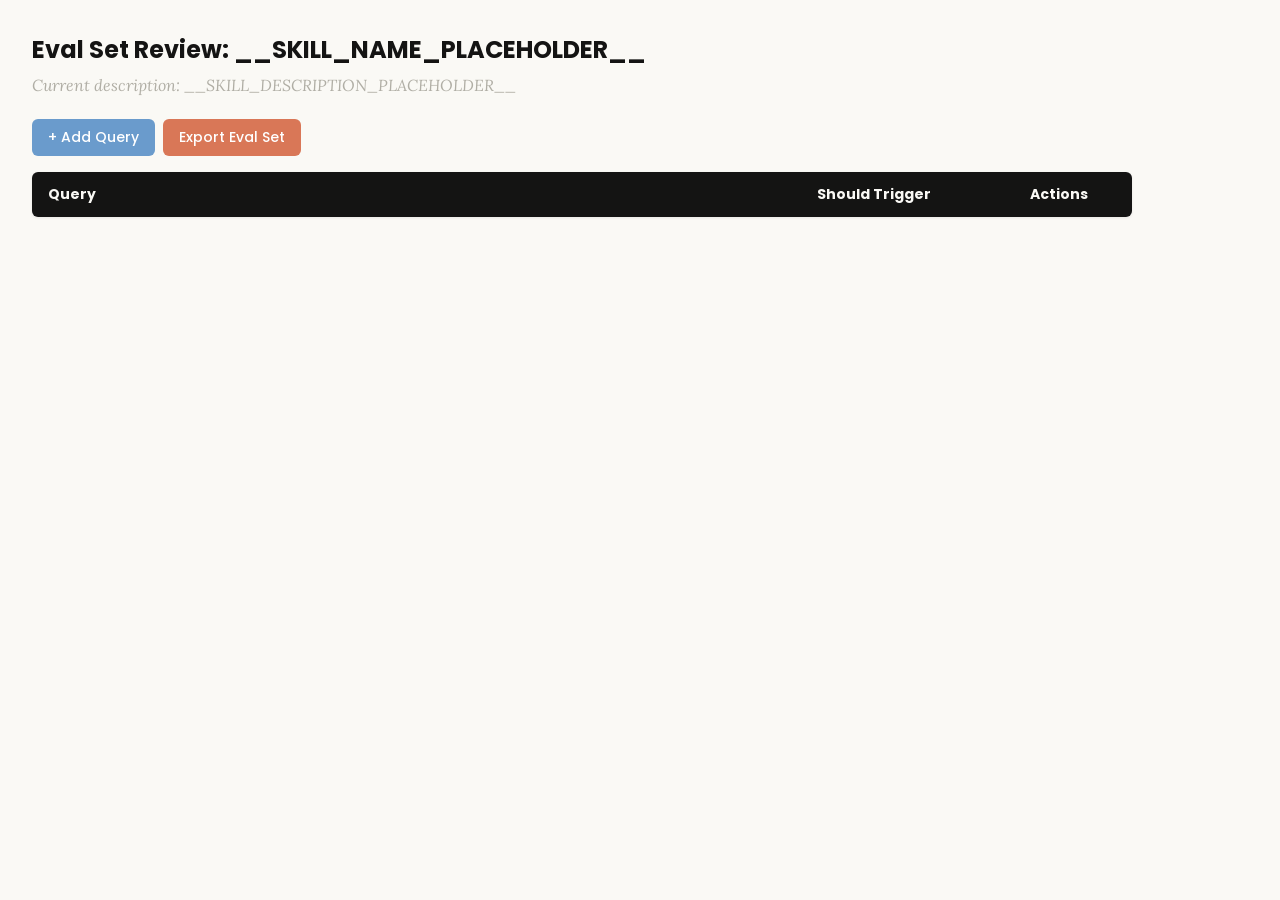
<file: .claude/skills/skill-creator/assets/eval_review.html>
<!DOCTYPE html>
<html lang="en">
<head>
  <meta charset="UTF-8">
  <meta name="viewport" content="width=device-width, initial-scale=1.0">
  <title>Eval Set Review - __SKILL_NAME_PLACEHOLDER__</title>
  <link rel="preconnect" href="https://fonts.googleapis.com">
  <link rel="preconnect" href="https://fonts.gstatic.com" crossorigin>
  <link href="https://fonts.googleapis.com/css2?family=Poppins:wght@500;600&family=Lora:wght@400;500&display=swap" rel="stylesheet">
  <style>
    * { box-sizing: border-box; margin: 0; padding: 0; }
    body { font-family: 'Lora', Georgia, serif; background: #faf9f5; padding: 2rem; color: #141413; }
    h1 { font-family: 'Poppins', sans-serif; margin-bottom: 0.5rem; font-size: 1.5rem; }
    .description { color: #b0aea5; margin-bottom: 1.5rem; font-style: italic; max-width: 900px; }
    .controls { margin-bottom: 1rem; display: flex; gap: 0.5rem; }
    .btn { font-family: 'Poppins', sans-serif; padding: 0.5rem 1rem; border: none; border-radius: 6px; cursor: pointer; font-size: 0.875rem; font-weight: 500; }
    .btn-add { background: #6a9bcc; color: white; }
    .btn-add:hover { background: #5889b8; }
    .btn-export { background: #d97757; color: white; }
    .btn-export:hover { background: #c4613f; }
    table { width: 100%; max-width: 1100px; border-collapse: collapse; background: white; border-radius: 6px; overflow: hidden; box-shadow: 0 1px 3px rgba(0,0,0,0.08); }
    th { font-family: 'Poppins', sans-serif; background: #141413; color: #faf9f5; padding: 0.75rem 1rem; text-align: left; font-size: 0.875rem; }
    td { padding: 0.75rem 1rem; border-bottom: 1px solid #e8e6dc; vertical-align: top; }
    tr:nth-child(even) td { background: #faf9f5; }
    tr:hover td { background: #f3f1ea; }
    .section-header td { background: #e8e6dc; font-family: 'Poppins', sans-serif; font-weight: 500; font-size: 0.8rem; color: #141413; text-transform: uppercase; letter-spacing: 0.05em; }
    .query-input { width: 100%; padding: 0.4rem; border: 1px solid #e8e6dc; border-radius: 4px; font-size: 0.875rem; font-family: 'Lora', Georgia, serif; resize: vertical; min-height: 60px; }
    .query-input:focus { outline: none; border-color: #d97757; box-shadow: 0 0 0 2px rgba(217,119,87,0.15); }
    .toggle { position: relative; display: inline-block; width: 44px; height: 24px; }
    .toggle input { opacity: 0; width: 0; height: 0; }
    .toggle .slider { position: absolute; inset: 0; background: #b0aea5; border-radius: 24px; cursor: pointer; transition: 0.2s; }
    .toggle .slider::before { content: ""; position: absolute; width: 18px; height: 18px; left: 3px; bottom: 3px; background: white; border-radius: 50%; transition: 0.2s; }
    .toggle input:checked + .slider { background: #d97757; }
    .toggle input:checked + .slider::before { transform: translateX(20px); }
    .btn-delete { background: #c44; color: white; padding: 0.3rem 0.6rem; border: none; border-radius: 4px; cursor: pointer; font-size: 0.75rem; font-family: 'Poppins', sans-serif; }
    .btn-delete:hover { background: #a33; }
    .summary { margin-top: 1rem; color: #b0aea5; font-size: 0.875rem; }
  </style>
</head>
<body>
  <h1>Eval Set Review: <span id="skill-name">__SKILL_NAME_PLACEHOLDER__</span></h1>
  <p class="description">Current description: <span id="skill-desc">__SKILL_DESCRIPTION_PLACEHOLDER__</span></p>

  <div class="controls">
    <button class="btn btn-add" onclick="addRow()">+ Add Query</button>
    <button class="btn btn-export" onclick="exportEvalSet()">Export Eval Set</button>
  </div>

  <table>
    <thead>
      <tr>
        <th style="width:65%">Query</th>
        <th style="width:18%">Should Trigger</th>
        <th style="width:10%">Actions</th>
      </tr>
    </thead>
    <tbody id="eval-body"></tbody>
  </table>

  <p class="summary" id="summary"></p>

  <script>
    const EVAL_DATA = __EVAL_DATA_PLACEHOLDER__;

    let evalItems = [...EVAL_DATA];

    function render() {
      const tbody = document.getElementById('eval-body');
      tbody.innerHTML = '';

      // Sort: should-trigger first, then should-not-trigger
      const sorted = evalItems
        .map((item, origIdx) => ({ ...item, origIdx }))
        .sort((a, b) => (b.should_trigger ? 1 : 0) - (a.should_trigger ? 1 : 0));

      let lastGroup = null;
      sorted.forEach(item => {
        const group = item.should_trigger ? 'trigger' : 'no-trigger';
        if (group !== lastGroup) {
          const headerRow = document.createElement('tr');
          headerRow.className = 'section-header';
          headerRow.innerHTML = `<td colspan="3">${item.should_trigger ? 'Should Trigger' : 'Should NOT Trigger'}</td>`;
          tbody.appendChild(headerRow);
          lastGroup = group;
        }

        const idx = item.origIdx;
        const tr = document.createElement('tr');
        tr.innerHTML = `
          <td><textarea class="query-input" onchange="updateQuery(${idx}, this.value)">${escapeHtml(item.query)}</textarea></td>
          <td>
            <label class="toggle">
              <input type="checkbox" ${item.should_trigger ? 'checked' : ''} onchange="updateTrigger(${idx}, this.checked)">
              <span class="slider"></span>
            </label>
            <span style="margin-left:8px;font-size:0.8rem;color:#b0aea5">${item.should_trigger ? 'Yes' : 'No'}</span>
          </td>
          <td><button class="btn-delete" onclick="deleteRow(${idx})">Delete</button></td>
        `;
        tbody.appendChild(tr);
      });
      updateSummary();
    }

    function escapeHtml(text) {
      const div = document.createElement('div');
      div.textContent = text;
      return div.innerHTML;
    }

    function updateQuery(idx, value) { evalItems[idx].query = value; updateSummary(); }
    function updateTrigger(idx, value) { evalItems[idx].should_trigger = value; render(); }
    function deleteRow(idx) { evalItems.splice(idx, 1); render(); }

    function addRow() {
      evalItems.push({ query: '', should_trigger: true });
      render();
      const inputs = document.querySelectorAll('.query-input');
      inputs[inputs.length - 1].focus();
    }

    function updateSummary() {
      const trigger = evalItems.filter(i => i.should_trigger).length;
      const noTrigger = evalItems.filter(i => !i.should_trigger).length;
      document.getElementById('summary').textContent =
        `${evalItems.length} queries total: ${trigger} should trigger, ${noTrigger} should not trigger`;
    }

    function exportEvalSet() {
      const valid = evalItems.filter(i => i.query.trim() !== '');
      const data = valid.map(i => ({ query: i.query.trim(), should_trigger: i.should_trigger }));
      const blob = new Blob([JSON.stringify(data, null, 2)], { type: 'application/json' });
      const url = URL.createObjectURL(blob);
      const a = document.createElement('a');
      a.href = url;
      a.download = 'eval_set.json';
      document.body.appendChild(a);
      a.click();
      document.body.removeChild(a);
      URL.revokeObjectURL(url);
    }

    render();
  </script>
</body>
</html>
</file>
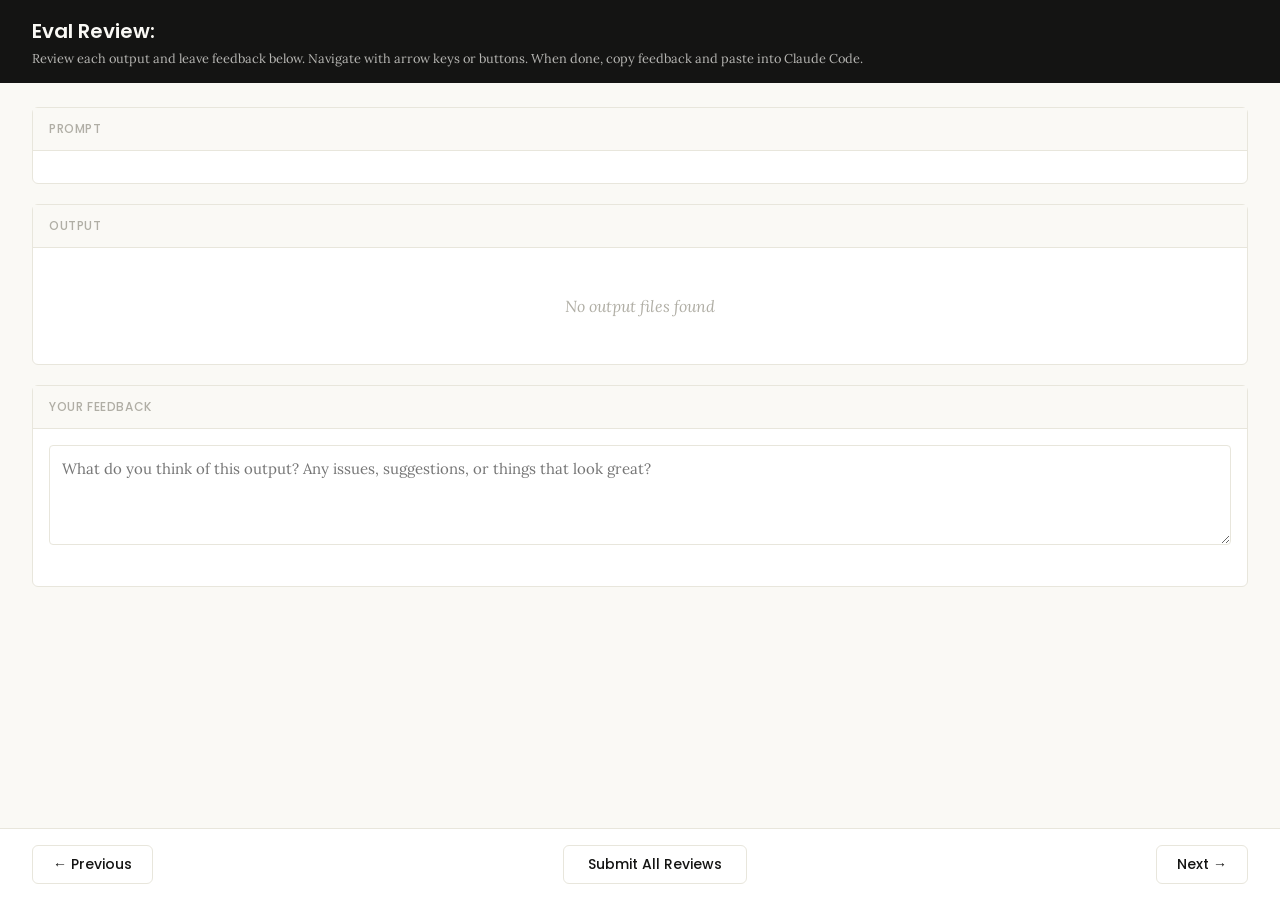
<file: .claude/skills/skill-creator/eval-viewer/viewer.html>
<!DOCTYPE html>
<html lang="en">
<head>
  <meta charset="UTF-8">
  <meta name="viewport" content="width=device-width, initial-scale=1.0">
  <title>Eval Review</title>
  <link rel="preconnect" href="https://fonts.googleapis.com">
  <link rel="preconnect" href="https://fonts.gstatic.com" crossorigin>
  <link href="https://fonts.googleapis.com/css2?family=Poppins:wght@500;600&family=Lora:wght@400;500&display=swap" rel="stylesheet">
  <script src="https://cdn.sheetjs.com/xlsx-0.20.3/package/dist/xlsx.full.min.js" integrity="sha384-EnyY0/GSHQGSxSgMwaIPzSESbqoOLSexfnSMN2AP+39Ckmn92stwABZynq1JyzdT" crossorigin="anonymous"></script>
  <style>
    :root {
      --bg: #faf9f5;
      --surface: #ffffff;
      --border: #e8e6dc;
      --text: #141413;
      --text-muted: #b0aea5;
      --accent: #d97757;
      --accent-hover: #c4613f;
      --green: #788c5d;
      --green-bg: #eef2e8;
      --red: #c44;
      --red-bg: #fceaea;
      --header-bg: #141413;
      --header-text: #faf9f5;
      --radius: 6px;
    }

    * { box-sizing: border-box; margin: 0; padding: 0; }

    body {
      font-family: 'Lora', Georgia, serif;
      background: var(--bg);
      color: var(--text);
      height: 100vh;
      display: flex;
      flex-direction: column;
    }

    /* ---- Header ---- */
    .header {
      background: var(--header-bg);
      color: var(--header-text);
      padding: 1rem 2rem;
      display: flex;
      justify-content: space-between;
      align-items: center;
      flex-shrink: 0;
    }
    .header h1 {
      font-family: 'Poppins', sans-serif;
      font-size: 1.25rem;
      font-weight: 600;
    }
    .header .instructions {
      font-size: 0.8rem;
      opacity: 0.7;
      margin-top: 0.25rem;
    }
    .header .progress {
      font-size: 0.875rem;
      opacity: 0.8;
      text-align: right;
    }

    /* ---- Main content ---- */
    .main {
      flex: 1;
      overflow-y: auto;
      padding: 1.5rem 2rem;
      display: flex;
      flex-direction: column;
      gap: 1.25rem;
    }

    /* ---- Sections ---- */
    .section {
      background: var(--surface);
      border: 1px solid var(--border);
      border-radius: var(--radius);
      flex-shrink: 0;
    }
    .section-header {
      font-family: 'Poppins', sans-serif;
      padding: 0.75rem 1rem;
      font-size: 0.75rem;
      font-weight: 500;
      text-transform: uppercase;
      letter-spacing: 0.05em;
      color: var(--text-muted);
      border-bottom: 1px solid var(--border);
      background: var(--bg);
    }
    .section-body {
      padding: 1rem;
    }

    /* ---- Config badge ---- */
    .config-badge {
      display: inline-block;
      padding: 0.2rem 0.625rem;
      border-radius: 9999px;
      font-family: 'Poppins', sans-serif;
      font-size: 0.6875rem;
      font-weight: 600;
      text-transform: uppercase;
      letter-spacing: 0.03em;
      margin-left: 0.75rem;
      vertical-align: middle;
    }
    .config-badge.config-primary {
      background: rgba(33, 150, 243, 0.12);
      color: #1976d2;
    }
    .config-badge.config-baseline {
      background: rgba(255, 193, 7, 0.15);
      color: #f57f17;
    }

    /* ---- Prompt ---- */
    .prompt-text {
      white-space: pre-wrap;
      font-size: 0.9375rem;
      line-height: 1.6;
    }

    /* ---- Outputs ---- */
    .output-file {
      border: 1px solid var(--border);
      border-radius: var(--radius);
      overflow: hidden;
    }
    .output-file + .output-file {
      margin-top: 1rem;
    }
    .output-file-header {
      padding: 0.5rem 0.75rem;
      font-size: 0.8rem;
      font-weight: 600;
      color: var(--text-muted);
      background: var(--bg);
      border-bottom: 1px solid var(--border);
      font-family: 'SF Mono', SFMono-Regular, Consolas, 'Liberation Mono', Menlo, monospace;
      display: flex;
      justify-content: space-between;
      align-items: center;
    }
    .output-file-header .dl-btn {
      font-size: 0.7rem;
      color: var(--accent);
      text-decoration: none;
      cursor: pointer;
      font-family: -apple-system, BlinkMacSystemFont, 'Segoe UI', sans-serif;
      font-weight: 500;
      opacity: 0.8;
    }
    .output-file-header .dl-btn:hover {
      opacity: 1;
      text-decoration: underline;
    }
    .output-file-content {
      padding: 0.75rem;
      overflow-x: auto;
    }
    .output-file-content pre {
      font-size: 0.8125rem;
      line-height: 1.5;
      white-space: pre-wrap;
      word-break: break-word;
      font-family: 'SF Mono', SFMono-Regular, Consolas, 'Liberation Mono', Menlo, monospace;
    }
    .output-file-content img {
      max-width: 100%;
      height: auto;
      border-radius: 4px;
    }
    .output-file-content iframe {
      width: 100%;
      height: 600px;
      border: none;
    }
    .output-file-content table {
      border-collapse: collapse;
      font-size: 0.8125rem;
      width: 100%;
    }
    .output-file-content table td,
    .output-file-content table th {
      border: 1px solid var(--border);
      padding: 0.375rem 0.5rem;
      text-align: left;
    }
    .output-file-content table th {
      background: var(--bg);
      font-weight: 600;
    }
    .output-file-content .download-link {
      display: inline-flex;
      align-items: center;
      gap: 0.5rem;
      padding: 0.5rem 1rem;
      background: var(--bg);
      border: 1px solid var(--border);
      border-radius: 4px;
      color: var(--accent);
      text-decoration: none;
      font-size: 0.875rem;
      cursor: pointer;
    }
    .output-file-content .download-link:hover {
      background: var(--border);
    }
    .empty-state {
      color: var(--text-muted);
      font-style: italic;
      padding: 2rem;
      text-align: center;
    }

    /* ---- Feedback ---- */
    .prev-feedback {
      background: var(--bg);
      border: 1px solid var(--border);
      border-radius: 4px;
      padding: 0.625rem 0.75rem;
      margin-top: 0.75rem;
      font-size: 0.8125rem;
      color: var(--text-muted);
      line-height: 1.5;
    }
    .prev-feedback-label {
      font-size: 0.7rem;
      font-weight: 600;
      text-transform: uppercase;
      letter-spacing: 0.04em;
      margin-bottom: 0.25rem;
      color: var(--text-muted);
    }
    .feedback-textarea {
      width: 100%;
      min-height: 100px;
      padding: 0.75rem;
      border: 1px solid var(--border);
      border-radius: 4px;
      font-family: inherit;
      font-size: 0.9375rem;
      line-height: 1.5;
      resize: vertical;
      color: var(--text);
    }
    .feedback-textarea:focus {
      outline: none;
      border-color: var(--accent);
      box-shadow: 0 0 0 3px rgba(37, 99, 235, 0.1);
    }
    .feedback-status {
      font-size: 0.75rem;
      color: var(--text-muted);
      margin-top: 0.5rem;
      min-height: 1.1em;
    }

    /* ---- Grades (collapsible) ---- */
    .grades-toggle {
      display: flex;
      align-items: center;
      cursor: pointer;
      user-select: none;
    }
    .grades-toggle:hover {
      color: var(--accent);
    }
    .grades-toggle .arrow {
      margin-right: 0.5rem;
      transition: transform 0.15s;
      font-size: 0.75rem;
    }
    .grades-toggle .arrow.open {
      transform: rotate(90deg);
    }
    .grades-content {
      display: none;
      margin-top: 0.75rem;
    }
    .grades-content.open {
      display: block;
    }
    .grades-summary {
      font-size: 0.875rem;
      margin-bottom: 0.75rem;
      display: flex;
      align-items: center;
      gap: 0.5rem;
    }
    .grade-badge {
      display: inline-block;
      padding: 0.125rem 0.5rem;
      border-radius: 9999px;
      font-size: 0.75rem;
      font-weight: 600;
    }
    .grade-pass { background: var(--green-bg); color: var(--green); }
    .grade-fail { background: var(--red-bg); color: var(--red); }
    .assertion-list {
      list-style: none;
    }
    .assertion-item {
      padding: 0.625rem 0;
      border-bottom: 1px solid var(--border);
      font-size: 0.8125rem;
    }
    .assertion-item:last-child { border-bottom: none; }
    .assertion-status {
      font-weight: 600;
      margin-right: 0.5rem;
    }
    .assertion-status.pass { color: var(--green); }
    .assertion-status.fail { color: var(--red); }
    .assertion-evidence {
      color: var(--text-muted);
      font-size: 0.75rem;
      margin-top: 0.25rem;
      padding-left: 1.5rem;
    }

    /* ---- View tabs ---- */
    .view-tabs {
      display: flex;
      gap: 0;
      padding: 0 2rem;
      background: var(--bg);
      border-bottom: 1px solid var(--border);
      flex-shrink: 0;
    }
    .view-tab {
      font-family: 'Poppins', sans-serif;
      padding: 0.625rem 1.25rem;
      font-size: 0.8125rem;
      font-weight: 500;
      cursor: pointer;
      border: none;
      background: none;
      color: var(--text-muted);
      border-bottom: 2px solid transparent;
      transition: all 0.15s;
    }
    .view-tab:hover { color: var(--text); }
    .view-tab.active {
      color: var(--accent);
      border-bottom-color: var(--accent);
    }
    .view-panel { display: none; }
    .view-panel.active { display: flex; flex-direction: column; flex: 1; overflow: hidden; }

    /* ---- Benchmark view ---- */
    .benchmark-view {
      padding: 1.5rem 2rem;
      overflow-y: auto;
      flex: 1;
    }
    .benchmark-table {
      border-collapse: collapse;
      background: var(--surface);
      border: 1px solid var(--border);
      border-radius: var(--radius);
      font-size: 0.8125rem;
      width: 100%;
      margin-bottom: 1.5rem;
    }
    .benchmark-table th, .benchmark-table td {
      padding: 0.625rem 0.75rem;
      text-align: left;
      border: 1px solid var(--border);
    }
    .benchmark-table th {
      font-family: 'Poppins', sans-serif;
      background: var(--header-bg);
      color: var(--header-text);
      font-weight: 500;
      font-size: 0.75rem;
      text-transform: uppercase;
      letter-spacing: 0.04em;
    }
    .benchmark-table tr:hover { background: var(--bg); }
    .benchmark-table tr.benchmark-row-with { background: rgba(33, 150, 243, 0.06); }
    .benchmark-table tr.benchmark-row-without { background: rgba(255, 193, 7, 0.06); }
    .benchmark-table tr.benchmark-row-with:hover { background: rgba(33, 150, 243, 0.12); }
    .benchmark-table tr.benchmark-row-without:hover { background: rgba(255, 193, 7, 0.12); }
    .benchmark-table tr.benchmark-row-avg { font-weight: 600; border-top: 2px solid var(--border); }
    .benchmark-table tr.benchmark-row-avg.benchmark-row-with { background: rgba(33, 150, 243, 0.12); }
    .benchmark-table tr.benchmark-row-avg.benchmark-row-without { background: rgba(255, 193, 7, 0.12); }
    .benchmark-delta-positive { color: var(--green); font-weight: 600; }
    .benchmark-delta-negative { color: var(--red); font-weight: 600; }
    .benchmark-notes {
      background: var(--surface);
      border: 1px solid var(--border);
      border-radius: var(--radius);
      padding: 1rem;
    }
    .benchmark-notes h3 {
      font-family: 'Poppins', sans-serif;
      font-size: 0.875rem;
      margin-bottom: 0.75rem;
    }
    .benchmark-notes ul {
      list-style: disc;
      padding-left: 1.25rem;
    }
    .benchmark-notes li {
      font-size: 0.8125rem;
      line-height: 1.6;
      margin-bottom: 0.375rem;
    }
    .benchmark-empty {
      color: var(--text-muted);
      font-style: italic;
      text-align: center;
      padding: 3rem;
    }

    /* ---- Navigation ---- */
    .nav {
      display: flex;
      justify-content: space-between;
      align-items: center;
      padding: 1rem 2rem;
      border-top: 1px solid var(--border);
      background: var(--surface);
      flex-shrink: 0;
    }
    .nav-btn {
      font-family: 'Poppins', sans-serif;
      padding: 0.5rem 1.25rem;
      border: 1px solid var(--border);
      border-radius: var(--radius);
      background: var(--surface);
      cursor: pointer;
      font-size: 0.875rem;
      font-weight: 500;
      color: var(--text);
      transition: all 0.15s;
    }
    .nav-btn:hover:not(:disabled) {
      background: var(--bg);
      border-color: var(--text-muted);
    }
    .nav-btn:disabled {
      opacity: 0.4;
      cursor: not-allowed;
    }
    .done-btn {
      font-family: 'Poppins', sans-serif;
      padding: 0.5rem 1.5rem;
      border: 1px solid var(--border);
      border-radius: var(--radius);
      background: var(--surface);
      color: var(--text);
      cursor: pointer;
      font-size: 0.875rem;
      font-weight: 500;
      transition: all 0.15s;
    }
    .done-btn:hover {
      background: var(--bg);
      border-color: var(--text-muted);
    }
    .done-btn.ready {
      border: none;
      background: var(--accent);
      color: white;
      font-weight: 600;
    }
    .done-btn.ready:hover {
      background: var(--accent-hover);
    }
    /* ---- Done overlay ---- */
    .done-overlay {
      display: none;
      position: fixed;
      inset: 0;
      background: rgba(0, 0, 0, 0.5);
      z-index: 100;
      justify-content: center;
      align-items: center;
    }
    .done-overlay.visible {
      display: flex;
    }
    .done-card {
      background: var(--surface);
      border-radius: 12px;
      padding: 2rem 3rem;
      text-align: center;
      box-shadow: 0 20px 60px rgba(0, 0, 0, 0.3);
      max-width: 500px;
    }
    .done-card h2 {
      font-size: 1.5rem;
      margin-bottom: 0.5rem;
    }
    .done-card p {
      color: var(--text-muted);
      margin-bottom: 1.5rem;
      line-height: 1.5;
    }
    .done-card .btn-row {
      display: flex;
      gap: 0.5rem;
      justify-content: center;
    }
    .done-card button {
      padding: 0.5rem 1.25rem;
      border: 1px solid var(--border);
      border-radius: var(--radius);
      background: var(--surface);
      cursor: pointer;
      font-size: 0.875rem;
    }
    .done-card button:hover {
      background: var(--bg);
    }
    /* ---- Toast ---- */
    .toast {
      position: fixed;
      bottom: 5rem;
      left: 50%;
      transform: translateX(-50%);
      background: var(--header-bg);
      color: var(--header-text);
      padding: 0.625rem 1.25rem;
      border-radius: var(--radius);
      font-size: 0.875rem;
      opacity: 0;
      transition: opacity 0.3s;
      pointer-events: none;
      z-index: 200;
    }
    .toast.visible {
      opacity: 1;
    }
  </style>
</head>
<body>
  <div id="app" style="height:100vh; display:flex; flex-direction:column;">
    <div class="header">
      <div>
        <h1>Eval Review: <span id="skill-name"></span></h1>
        <div class="instructions">Review each output and leave feedback below. Navigate with arrow keys or buttons. When done, copy feedback and paste into Claude Code.</div>
      </div>
      <div class="progress" id="progress"></div>
    </div>

    <!-- View tabs (only shown when benchmark data exists) -->
    <div class="view-tabs" id="view-tabs" style="display:none;">
      <button class="view-tab active" onclick="switchView('outputs')">Outputs</button>
      <button class="view-tab" onclick="switchView('benchmark')">Benchmark</button>
    </div>

    <!-- Outputs panel (qualitative review) -->
    <div class="view-panel active" id="panel-outputs">
    <div class="main">
      <!-- Prompt -->
      <div class="section">
        <div class="section-header">Prompt <span class="config-badge" id="config-badge" style="display:none;"></span></div>
        <div class="section-body">
          <div class="prompt-text" id="prompt-text"></div>
        </div>
      </div>

      <!-- Outputs -->
      <div class="section">
        <div class="section-header">Output</div>
        <div class="section-body" id="outputs-body">
          <div class="empty-state">No output files found</div>
        </div>
      </div>

      <!-- Previous Output (collapsible) -->
      <div class="section" id="prev-outputs-section" style="display:none;">
        <div class="section-header">
          <div class="grades-toggle" onclick="togglePrevOutputs()">
            <span class="arrow" id="prev-outputs-arrow">&#9654;</span>
            Previous Output
          </div>
        </div>
        <div class="grades-content" id="prev-outputs-content"></div>
      </div>

      <!-- Grades (collapsible) -->
      <div class="section" id="grades-section" style="display:none;">
        <div class="section-header">
          <div class="grades-toggle" onclick="toggleGrades()">
            <span class="arrow" id="grades-arrow">&#9654;</span>
            Formal Grades
          </div>
        </div>
        <div class="grades-content" id="grades-content"></div>
      </div>

      <!-- Feedback -->
      <div class="section">
        <div class="section-header">Your Feedback</div>
        <div class="section-body">
          <textarea
            class="feedback-textarea"
            id="feedback"
            placeholder="What do you think of this output? Any issues, suggestions, or things that look great?"
          ></textarea>
          <div class="feedback-status" id="feedback-status"></div>
          <div class="prev-feedback" id="prev-feedback" style="display:none;">
            <div class="prev-feedback-label">Previous feedback</div>
            <div id="prev-feedback-text"></div>
          </div>
        </div>
      </div>
    </div>

    <div class="nav" id="outputs-nav">
      <button class="nav-btn" id="prev-btn" onclick="navigate(-1)">&#8592; Previous</button>
      <button class="done-btn" id="done-btn" onclick="showDoneDialog()">Submit All Reviews</button>
      <button class="nav-btn" id="next-btn" onclick="navigate(1)">Next &#8594;</button>
    </div>
    </div><!-- end panel-outputs -->

    <!-- Benchmark panel (quantitative stats) -->
    <div class="view-panel" id="panel-benchmark">
      <div class="benchmark-view" id="benchmark-content">
        <div class="benchmark-empty">No benchmark data available. Run a benchmark to see quantitative results here.</div>
      </div>
    </div>
  </div>

  <!-- Done overlay -->
  <div class="done-overlay" id="done-overlay">
    <div class="done-card">
      <h2>Review Complete</h2>
      <p>Your feedback has been saved. Go back to your Claude Code session and tell Claude you're done reviewing.</p>
      <div class="btn-row">
        <button onclick="closeDoneDialog()">OK</button>
      </div>
    </div>
  </div>

  <!-- Toast -->
  <div class="toast" id="toast"></div>

  <script>
    // ---- Embedded data (injected by generate_review.py) ----
    /*__EMBEDDED_DATA__*/

    // ---- State ----
    let feedbackMap = {};  // run_id -> feedback text
    let currentIndex = 0;
    let visitedRuns = new Set();

    // ---- Init ----
    async function init() {
      // Load saved feedback from server — but only if this isn't a fresh
      // iteration (indicated by previous_feedback being present). When
      // previous feedback exists, the feedback.json on disk is stale from
      // the prior iteration and should not pre-fill the textareas.
      const hasPrevious = Object.keys(EMBEDDED_DATA.previous_feedback || {}).length > 0
        || Object.keys(EMBEDDED_DATA.previous_outputs || {}).length > 0;
      if (!hasPrevious) {
        try {
          const resp = await fetch("/api/feedback");
          const data = await resp.json();
          if (data.reviews) {
            for (const r of data.reviews) feedbackMap[r.run_id] = r.feedback;
          }
        } catch { /* first run, no feedback yet */ }
      }

      document.getElementById("skill-name").textContent = EMBEDDED_DATA.skill_name;
      showRun(0);

      // Wire up feedback auto-save
      const textarea = document.getElementById("feedback");
      let saveTimeout = null;
      textarea.addEventListener("input", () => {
        clearTimeout(saveTimeout);
        document.getElementById("feedback-status").textContent = "";
        saveTimeout = setTimeout(() => saveCurrentFeedback(), 800);
      });
    }

    // ---- Navigation ----
    function navigate(delta) {
      const newIndex = currentIndex + delta;
      if (newIndex >= 0 && newIndex < EMBEDDED_DATA.runs.length) {
        saveCurrentFeedback();
        showRun(newIndex);
      }
    }

    function updateNavButtons() {
      document.getElementById("prev-btn").disabled = currentIndex === 0;
      document.getElementById("next-btn").disabled =
        currentIndex === EMBEDDED_DATA.runs.length - 1;
    }

    // ---- Show a run ----
    function showRun(index) {
      currentIndex = index;
      const run = EMBEDDED_DATA.runs[index];

      // Progress
      document.getElementById("progress").textContent =
        `${index + 1} of ${EMBEDDED_DATA.runs.length}`;

      // Prompt
      document.getElementById("prompt-text").textContent = run.prompt;

      // Config badge
      const badge = document.getElementById("config-badge");
      const configMatch = run.id.match(/(with_skill|without_skill|new_skill|old_skill)/);
      if (configMatch) {
        const config = configMatch[1];
        const isBaseline = config === "without_skill" || config === "old_skill";
        badge.textContent = config.replace(/_/g, " ");
        badge.className = "config-badge " + (isBaseline ? "config-baseline" : "config-primary");
        badge.style.display = "inline-block";
      } else {
        badge.style.display = "none";
      }

      // Outputs
      renderOutputs(run);

      // Previous outputs
      renderPrevOutputs(run);

      // Grades
      renderGrades(run);

      // Previous feedback
      const prevFb = (EMBEDDED_DATA.previous_feedback || {})[run.id];
      const prevEl = document.getElementById("prev-feedback");
      if (prevFb) {
        document.getElementById("prev-feedback-text").textContent = prevFb;
        prevEl.style.display = "block";
      } else {
        prevEl.style.display = "none";
      }

      // Feedback
      document.getElementById("feedback").value = feedbackMap[run.id] || "";
      document.getElementById("feedback-status").textContent = "";

      updateNavButtons();

      // Track visited runs and promote done button when all visited
      visitedRuns.add(index);
      const doneBtn = document.getElementById("done-btn");
      if (visitedRuns.size >= EMBEDDED_DATA.runs.length) {
        doneBtn.classList.add("ready");
      }

      // Scroll main content to top
      document.querySelector(".main").scrollTop = 0;
    }

    // ---- Render outputs ----
    function renderOutputs(run) {
      const container = document.getElementById("outputs-body");
      container.innerHTML = "";

      const outputs = run.outputs || [];
      if (outputs.length === 0) {
        container.innerHTML = '<div class="empty-state">No output files</div>';
        return;
      }

      for (const file of outputs) {
        const fileDiv = document.createElement("div");
        fileDiv.className = "output-file";

        // Always show file header with download link
        const header = document.createElement("div");
        header.className = "output-file-header";
        const nameSpan = document.createElement("span");
        nameSpan.textContent = file.name;
        header.appendChild(nameSpan);
        const dlBtn = document.createElement("a");
        dlBtn.className = "dl-btn";
        dlBtn.textContent = "Download";
        dlBtn.download = file.name;
        dlBtn.href = getDownloadUri(file);
        header.appendChild(dlBtn);
        fileDiv.appendChild(header);

        const content = document.createElement("div");
        content.className = "output-file-content";

        if (file.type === "text") {
          const pre = document.createElement("pre");
          pre.textContent = file.content;
          content.appendChild(pre);
        } else if (file.type === "image") {
          const img = document.createElement("img");
          img.src = file.data_uri;
          img.alt = file.name;
          content.appendChild(img);
        } else if (file.type === "pdf") {
          const iframe = document.createElement("iframe");
          iframe.src = file.data_uri;
          content.appendChild(iframe);
        } else if (file.type === "xlsx") {
          renderXlsx(content, file.data_b64);
        } else if (file.type === "binary") {
          const a = document.createElement("a");
          a.className = "download-link";
          a.href = file.data_uri;
          a.download = file.name;
          a.textContent = "Download " + file.name;
          content.appendChild(a);
        } else if (file.type === "error") {
          const pre = document.createElement("pre");
          pre.textContent = file.content;
          pre.style.color = "var(--red)";
          content.appendChild(pre);
        }

        fileDiv.appendChild(content);
        container.appendChild(fileDiv);
      }
    }

    // ---- XLSX rendering via SheetJS ----
    function renderXlsx(container, b64Data) {
      try {
        const raw = Uint8Array.from(atob(b64Data), c => c.charCodeAt(0));
        const wb = XLSX.read(raw, { type: "array" });

        for (let i = 0; i < wb.SheetNames.length; i++) {
          const sheetName = wb.SheetNames[i];
          const ws = wb.Sheets[sheetName];

          if (wb.SheetNames.length > 1) {
            const sheetLabel = document.createElement("div");
            sheetLabel.style.cssText =
              "font-weight:600; font-size:0.8rem; color:#b0aea5; margin-top:0.5rem; margin-bottom:0.25rem;";
            sheetLabel.textContent = "Sheet: " + sheetName;
            container.appendChild(sheetLabel);
          }

          const htmlStr = XLSX.utils.sheet_to_html(ws, { editable: false });
          const wrapper = document.createElement("div");
          wrapper.innerHTML = htmlStr;
          container.appendChild(wrapper);
        }
      } catch (err) {
        container.textContent = "Error rendering spreadsheet: " + err.message;
      }
    }

    // ---- Grades ----
    function renderGrades(run) {
      const section = document.getElementById("grades-section");
      const content = document.getElementById("grades-content");

      if (!run.grading) {
        section.style.display = "none";
        return;
      }

      const grading = run.grading;
      section.style.display = "block";
      // Reset to collapsed
      content.classList.remove("open");
      document.getElementById("grades-arrow").classList.remove("open");

      const summary = grading.summary || {};
      const expectations = grading.expectations || [];

      let html = '<div style="padding: 1rem;">';

      // Summary line
      const passRate = summary.pass_rate != null
        ? Math.round(summary.pass_rate * 100) + "%"
        : "?";
      const badgeClass = summary.pass_rate >= 0.8 ? "grade-pass" : summary.pass_rate >= 0.5 ? "" : "grade-fail";
      html += '<div class="grades-summary">';
      html += '<span class="grade-badge ' + badgeClass + '">' + passRate + '</span>';
      html += '<span>' + (summary.passed || 0) + ' passed, ' + (summary.failed || 0) + ' failed of ' + (summary.total || 0) + '</span>';
      html += '</div>';

      // Assertions list
      html += '<ul class="assertion-list">';
      for (const exp of expectations) {
        const statusClass = exp.passed ? "pass" : "fail";
        const statusIcon = exp.passed ? "\u2713" : "\u2717";
        html += '<li class="assertion-item">';
        html += '<span class="assertion-status ' + statusClass + '">' + statusIcon + '</span>';
        html += '<span>' + escapeHtml(exp.text) + '</span>';
        if (exp.evidence) {
          html += '<div class="assertion-evidence">' + escapeHtml(exp.evidence) + '</div>';
        }
        html += '</li>';
      }
      html += '</ul>';

      html += '</div>';
      content.innerHTML = html;
    }

    function toggleGrades() {
      const content = document.getElementById("grades-content");
      const arrow = document.getElementById("grades-arrow");
      content.classList.toggle("open");
      arrow.classList.toggle("open");
    }

    // ---- Previous outputs (collapsible) ----
    function renderPrevOutputs(run) {
      const section = document.getElementById("prev-outputs-section");
      const content = document.getElementById("prev-outputs-content");
      const prevOutputs = (EMBEDDED_DATA.previous_outputs || {})[run.id];

      if (!prevOutputs || prevOutputs.length === 0) {
        section.style.display = "none";
        return;
      }

      section.style.display = "block";
      // Reset to collapsed
      content.classList.remove("open");
      document.getElementById("prev-outputs-arrow").classList.remove("open");

      // Render the files into the content area
      content.innerHTML = "";
      const wrapper = document.createElement("div");
      wrapper.style.padding = "1rem";

      for (const file of prevOutputs) {
        const fileDiv = document.createElement("div");
        fileDiv.className = "output-file";

        const header = document.createElement("div");
        header.className = "output-file-header";
        const nameSpan = document.createElement("span");
        nameSpan.textContent = file.name;
        header.appendChild(nameSpan);
        const dlBtn = document.createElement("a");
        dlBtn.className = "dl-btn";
        dlBtn.textContent = "Download";
        dlBtn.download = file.name;
        dlBtn.href = getDownloadUri(file);
        header.appendChild(dlBtn);
        fileDiv.appendChild(header);

        const fc = document.createElement("div");
        fc.className = "output-file-content";

        if (file.type === "text") {
          const pre = document.createElement("pre");
          pre.textContent = file.content;
          fc.appendChild(pre);
        } else if (file.type === "image") {
          const img = document.createElement("img");
          img.src = file.data_uri;
          img.alt = file.name;
          fc.appendChild(img);
        } else if (file.type === "pdf") {
          const iframe = document.createElement("iframe");
          iframe.src = file.data_uri;
          fc.appendChild(iframe);
        } else if (file.type === "xlsx") {
          renderXlsx(fc, file.data_b64);
        } else if (file.type === "binary") {
          const a = document.createElement("a");
          a.className = "download-link";
          a.href = file.data_uri;
          a.download = file.name;
          a.textContent = "Download " + file.name;
          fc.appendChild(a);
        }

        fileDiv.appendChild(fc);
        wrapper.appendChild(fileDiv);
      }

      content.appendChild(wrapper);
    }

    function togglePrevOutputs() {
      const content = document.getElementById("prev-outputs-content");
      const arrow = document.getElementById("prev-outputs-arrow");
      content.classList.toggle("open");
      arrow.classList.toggle("open");
    }

    // ---- Feedback (saved to server -> feedback.json) ----
    function saveCurrentFeedback() {
      const run = EMBEDDED_DATA.runs[currentIndex];
      const text = document.getElementById("feedback").value;

      if (text.trim() === "") {
        delete feedbackMap[run.id];
      } else {
        feedbackMap[run.id] = text;
      }

      // Build reviews array from map
      const reviews = [];
      for (const [run_id, feedback] of Object.entries(feedbackMap)) {
        if (feedback.trim()) {
          reviews.push({ run_id, feedback, timestamp: new Date().toISOString() });
        }
      }

      fetch("/api/feedback", {
        method: "POST",
        headers: { "Content-Type": "application/json" },
        body: JSON.stringify({ reviews, status: "in_progress" }),
      }).then(() => {
        document.getElementById("feedback-status").textContent = "Saved";
      }).catch(() => {
        // Static mode or server unavailable — no-op on auto-save,
        // feedback will be downloaded on final submit
        document.getElementById("feedback-status").textContent = "Will download on submit";
      });
    }

    // ---- Done ----
    function showDoneDialog() {
      // Save current textarea to feedbackMap (but don't POST yet)
      const run = EMBEDDED_DATA.runs[currentIndex];
      const text = document.getElementById("feedback").value;
      if (text.trim() === "") {
        delete feedbackMap[run.id];
      } else {
        feedbackMap[run.id] = text;
      }

      // POST once with status: complete — include ALL runs so the model
      // can distinguish "no feedback" (looks good) from "not reviewed"
      const reviews = [];
      const ts = new Date().toISOString();
      for (const r of EMBEDDED_DATA.runs) {
        reviews.push({ run_id: r.id, feedback: feedbackMap[r.id] || "", timestamp: ts });
      }
      const payload = JSON.stringify({ reviews, status: "complete" }, null, 2);
      fetch("/api/feedback", {
        method: "POST",
        headers: { "Content-Type": "application/json" },
        body: payload,
      }).then(() => {
        document.getElementById("done-overlay").classList.add("visible");
      }).catch(() => {
        // Server not available (static mode) — download as file
        const blob = new Blob([payload], { type: "application/json" });
        const url = URL.createObjectURL(blob);
        const a = document.createElement("a");
        a.href = url;
        a.download = "feedback.json";
        a.click();
        URL.revokeObjectURL(url);
        document.getElementById("done-overlay").classList.add("visible");
      });
    }

    function closeDoneDialog() {
      // Reset status back to in_progress
      saveCurrentFeedback();
      document.getElementById("done-overlay").classList.remove("visible");
    }

    // ---- Toast ----
    function showToast(message) {
      const toast = document.getElementById("toast");
      toast.textContent = message;
      toast.classList.add("visible");
      setTimeout(() => toast.classList.remove("visible"), 2000);
    }

    // ---- Keyboard nav ----
    document.addEventListener("keydown", (e) => {
      // Don't capture when typing in textarea
      if (e.target.tagName === "TEXTAREA") return;

      if (e.key === "ArrowLeft" || e.key === "ArrowUp") {
        e.preventDefault();
        navigate(-1);
      } else if (e.key === "ArrowRight" || e.key === "ArrowDown") {
        e.preventDefault();
        navigate(1);
      }
    });

    // ---- Util ----
    function getDownloadUri(file) {
      if (file.data_uri) return file.data_uri;
      if (file.data_b64) return "data:application/octet-stream;base64," + file.data_b64;
      if (file.type === "text") return "data:text/plain;charset=utf-8," + encodeURIComponent(file.content);
      return "#";
    }

    function escapeHtml(text) {
      const div = document.createElement("div");
      div.textContent = text;
      return div.innerHTML;
    }

    // ---- View switching ----
    function switchView(view) {
      document.querySelectorAll(".view-tab").forEach(t => t.classList.remove("active"));
      document.querySelectorAll(".view-panel").forEach(p => p.classList.remove("active"));
      document.querySelector(`[onclick="switchView('${view}')"]`).classList.add("active");
      document.getElementById("panel-" + view).classList.add("active");
    }

    // ---- Benchmark rendering ----
    function renderBenchmark() {
      const data = EMBEDDED_DATA.benchmark;
      if (!data) return;

      // Show the tabs
      document.getElementById("view-tabs").style.display = "flex";

      const container = document.getElementById("benchmark-content");
      const summary = data.run_summary || {};
      const metadata = data.metadata || {};
      const notes = data.notes || [];

      let html = "";

      // Header
      html += "<h2 style='font-family: Poppins, sans-serif; margin-bottom: 0.5rem;'>Benchmark Results</h2>";
      html += "<p style='color: var(--text-muted); font-size: 0.875rem; margin-bottom: 1.25rem;'>";
      if (metadata.skill_name) html += "<strong>" + escapeHtml(metadata.skill_name) + "</strong> &mdash; ";
      if (metadata.timestamp) html += metadata.timestamp + " &mdash; ";
      if (metadata.evals_run) html += "Evals: " + metadata.evals_run.join(", ") + " &mdash; ";
      html += (metadata.runs_per_configuration || "?") + " runs per configuration";
      html += "</p>";

      // Summary table
      html += '<table class="benchmark-table">';

      function fmtStat(stat, pct) {
        if (!stat) return "—";
        const suffix = pct ? "%" : "";
        const m = pct ? (stat.mean * 100).toFixed(0) : stat.mean.toFixed(1);
        const s = pct ? (stat.stddev * 100).toFixed(0) : stat.stddev.toFixed(1);
        return m + suffix + " ± " + s + suffix;
      }

      function deltaClass(val) {
        if (!val) return "";
        const n = parseFloat(val);
        if (n > 0) return "benchmark-delta-positive";
        if (n < 0) return "benchmark-delta-negative";
        return "";
      }

      // Discover config names dynamically (everything except "delta")
      const configs = Object.keys(summary).filter(k => k !== "delta");
      const configA = configs[0] || "config_a";
      const configB = configs[1] || "config_b";
      const labelA = configA.replace(/_/g, " ").replace(/\b\w/g, c => c.toUpperCase());
      const labelB = configB.replace(/_/g, " ").replace(/\b\w/g, c => c.toUpperCase());
      const a = summary[configA] || {};
      const b = summary[configB] || {};
      const delta = summary.delta || {};

      html += "<thead><tr><th>Metric</th><th>" + escapeHtml(labelA) + "</th><th>" + escapeHtml(labelB) + "</th><th>Delta</th></tr></thead>";
      html += "<tbody>";

      html += "<tr><td><strong>Pass Rate</strong></td>";
      html += "<td>" + fmtStat(a.pass_rate, true) + "</td>";
      html += "<td>" + fmtStat(b.pass_rate, true) + "</td>";
      html += '<td class="' + deltaClass(delta.pass_rate) + '">' + (delta.pass_rate || "—") + "</td></tr>";

      // Time (only show row if data exists)
      if (a.time_seconds || b.time_seconds) {
        html += "<tr><td><strong>Time (s)</strong></td>";
        html += "<td>" + fmtStat(a.time_seconds, false) + "</td>";
        html += "<td>" + fmtStat(b.time_seconds, false) + "</td>";
        html += '<td class="' + deltaClass(delta.time_seconds) + '">' + (delta.time_seconds ? delta.time_seconds + "s" : "—") + "</td></tr>";
      }

      // Tokens (only show row if data exists)
      if (a.tokens || b.tokens) {
        html += "<tr><td><strong>Tokens</strong></td>";
        html += "<td>" + fmtStat(a.tokens, false) + "</td>";
        html += "<td>" + fmtStat(b.tokens, false) + "</td>";
        html += '<td class="' + deltaClass(delta.tokens) + '">' + (delta.tokens || "—") + "</td></tr>";
      }

      html += "</tbody></table>";

      // Per-eval breakdown (if runs data available)
      const runs = data.runs || [];
      if (runs.length > 0) {
        const evalIds = [...new Set(runs.map(r => r.eval_id))].sort((a, b) => a - b);

        html += "<h3 style='font-family: Poppins, sans-serif; margin-bottom: 0.75rem;'>Per-Eval Breakdown</h3>";

        const hasTime = runs.some(r => r.result && r.result.time_seconds != null);
        const hasErrors = runs.some(r => r.result && r.result.errors > 0);

        for (const evalId of evalIds) {
          const evalRuns = runs.filter(r => r.eval_id === evalId);
          const evalName = evalRuns[0] && evalRuns[0].eval_name ? evalRuns[0].eval_name : "Eval " + evalId;

          html += "<h4 style='font-family: Poppins, sans-serif; margin: 1rem 0 0.5rem; color: var(--text);'>" + escapeHtml(evalName) + "</h4>";
          html += '<table class="benchmark-table">';
          html += "<thead><tr><th>Config</th><th>Run</th><th>Pass Rate</th>";
          if (hasTime) html += "<th>Time (s)</th>";
          if (hasErrors) html += "<th>Crashes During Execution</th>";
          html += "</tr></thead>";
          html += "<tbody>";

          // Group by config and render with average rows
          const configGroups = [...new Set(evalRuns.map(r => r.configuration))];
          for (let ci = 0; ci < configGroups.length; ci++) {
            const config = configGroups[ci];
            const configRuns = evalRuns.filter(r => r.configuration === config);
            if (configRuns.length === 0) continue;

            const rowClass = ci === 0 ? "benchmark-row-with" : "benchmark-row-without";
            const configLabel = config.replace(/_/g, " ").replace(/\b\w/g, c => c.toUpperCase());

            for (const run of configRuns) {
              const r = run.result || {};
              const prClass = r.pass_rate >= 0.8 ? "benchmark-delta-positive" : r.pass_rate < 0.5 ? "benchmark-delta-negative" : "";
              html += '<tr class="' + rowClass + '">';
              html += "<td>" + configLabel + "</td>";
              html += "<td>" + run.run_number + "</td>";
              html += '<td class="' + prClass + '">' + ((r.pass_rate || 0) * 100).toFixed(0) + "% (" + (r.passed || 0) + "/" + (r.total || 0) + ")</td>";
              if (hasTime) html += "<td>" + (r.time_seconds != null ? r.time_seconds.toFixed(1) : "—") + "</td>";
              if (hasErrors) html += "<td>" + (r.errors || 0) + "</td>";
              html += "</tr>";
            }

            // Average row
            const rates = configRuns.map(r => (r.result || {}).pass_rate || 0);
            const avgRate = rates.reduce((a, b) => a + b, 0) / rates.length;
            const avgPrClass = avgRate >= 0.8 ? "benchmark-delta-positive" : avgRate < 0.5 ? "benchmark-delta-negative" : "";
            html += '<tr class="benchmark-row-avg ' + rowClass + '">';
            html += "<td>" + configLabel + "</td>";
            html += "<td>Avg</td>";
            html += '<td class="' + avgPrClass + '">' + (avgRate * 100).toFixed(0) + "%</td>";
            if (hasTime) {
              const times = configRuns.map(r => (r.result || {}).time_seconds).filter(t => t != null);
              html += "<td>" + (times.length ? (times.reduce((a, b) => a + b, 0) / times.length).toFixed(1) : "—") + "</td>";
            }
            if (hasErrors) html += "<td></td>";
            html += "</tr>";
          }
          html += "</tbody></table>";

          // Per-assertion detail for this eval
          const runsWithExpectations = {};
          for (const config of configGroups) {
            runsWithExpectations[config] = evalRuns.filter(r => r.configuration === config && r.expectations && r.expectations.length > 0);
          }
          const hasAnyExpectations = Object.values(runsWithExpectations).some(runs => runs.length > 0);
          if (hasAnyExpectations) {
            // Collect all unique assertion texts across all configs
            const allAssertions = [];
            const seen = new Set();
            for (const config of configGroups) {
              for (const run of runsWithExpectations[config]) {
                for (const exp of (run.expectations || [])) {
                  if (!seen.has(exp.text)) {
                    seen.add(exp.text);
                    allAssertions.push(exp.text);
                  }
                }
              }
            }

            html += '<table class="benchmark-table" style="margin-top: 0.5rem;">';
            html += "<thead><tr><th>Assertion</th>";
            for (const config of configGroups) {
              const label = config.replace(/_/g, " ").replace(/\b\w/g, c => c.toUpperCase());
              html += "<th>" + escapeHtml(label) + "</th>";
            }
            html += "</tr></thead><tbody>";

            for (const assertionText of allAssertions) {
              html += "<tr><td>" + escapeHtml(assertionText) + "</td>";

              for (const config of configGroups) {
                html += "<td>";
                for (const run of runsWithExpectations[config]) {
                  const exp = (run.expectations || []).find(e => e.text === assertionText);
                  if (exp) {
                    const cls = exp.passed ? "benchmark-delta-positive" : "benchmark-delta-negative";
                    const icon = exp.passed ? "\u2713" : "\u2717";
                    html += '<span class="' + cls + '" title="Run ' + run.run_number + ': ' + escapeHtml(exp.evidence || "") + '">' + icon + "</span> ";
                  } else {
                    html += "— ";
                  }
                }
                html += "</td>";
              }
              html += "</tr>";
            }
            html += "</tbody></table>";
          }
        }
      }

      // Notes
      if (notes.length > 0) {
        html += '<div class="benchmark-notes">';
        html += "<h3>Analysis Notes</h3>";
        html += "<ul>";
        for (const note of notes) {
          html += "<li>" + escapeHtml(note) + "</li>";
        }
        html += "</ul></div>";
      }

      container.innerHTML = html;
    }

    // ---- Start ----
    init();
    renderBenchmark();
  </script>
</body>
</html>
</file>
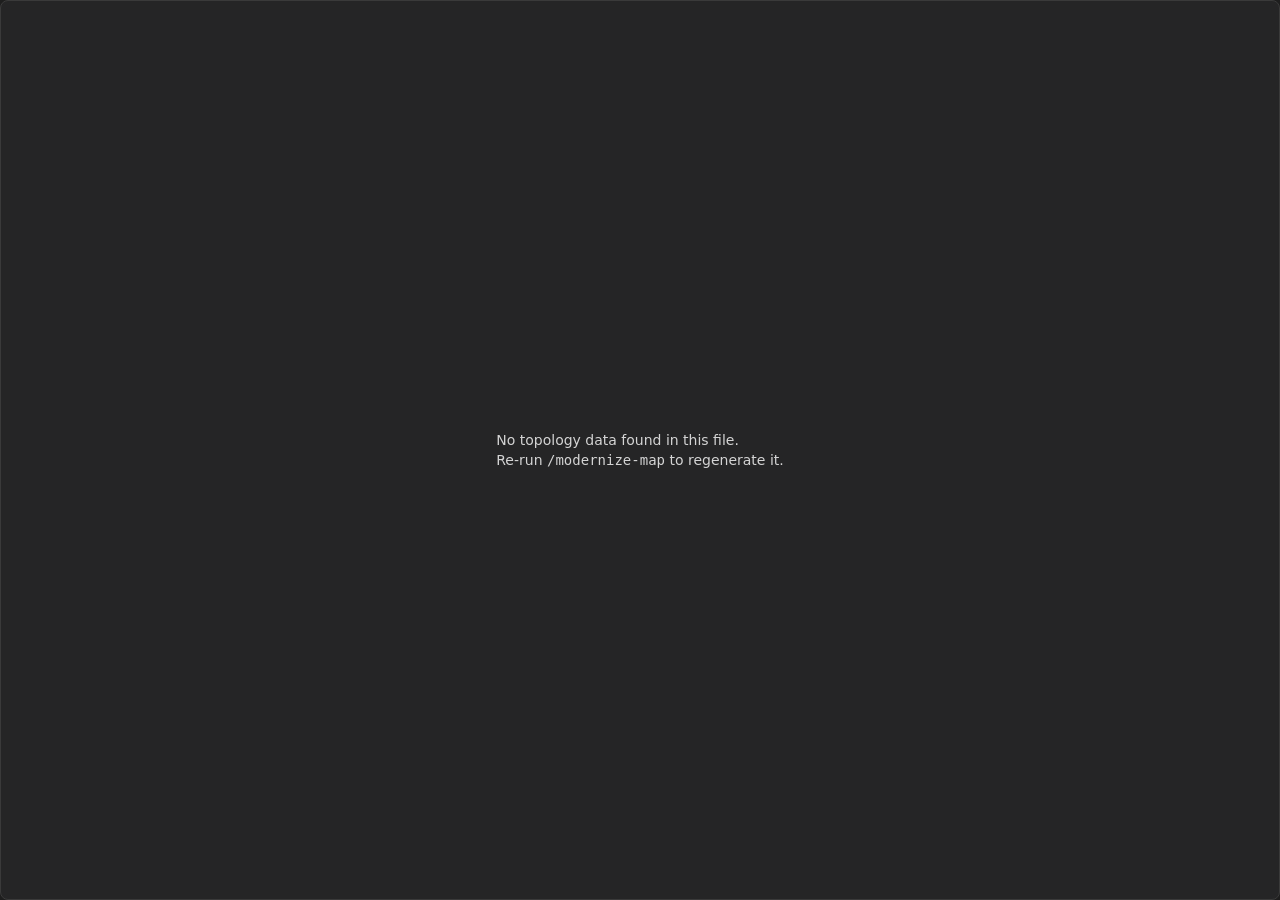
<file: .claude/plugin-skills/vendor/code-modernization/assets/topology-viewer.html>
<!doctype html>
<html lang="en">
<head>
<meta charset="utf-8">
<meta name="viewport" content="width=device-width, initial-scale=1">
<!-- Defense-in-depth: the data island is built from untrusted source. Allow only
     inline script/style (the viewer is self-contained) and block network egress, so
     even a breakout cannot exfiltrate. The injector also escapes < > & in the data. -->
<meta http-equiv="Content-Security-Policy" content="default-src 'none'; script-src 'unsafe-inline'; style-src 'unsafe-inline'; img-src data:; base-uri 'none'; form-action 'none'">
<title>System topology</title>
<style>
  :root {
    --bg: #1e1e1e; --panel: #252526; --panel-2: #2d2d2d;
    --text: #d4d4d4; --muted: #8a8a8a; --accent: #cc785c;
    --border: #3a3a3a; --blue: #5ba0e0; --green: #6bb85a;
  }
  * { box-sizing: border-box; margin: 0; }
  html, body { height: 100%; overflow: hidden; background: var(--bg);
    color: var(--text); font: 14px/1.45 system-ui, sans-serif; }
  #map { position: absolute; inset: 0; cursor: grab; }
  #map.dragging { cursor: grabbing; }

  #hud { position: absolute; top: 12px; left: 12px; width: 280px;
    display: flex; flex-direction: column; gap: 8px; z-index: 2; }
  .panel { background: var(--panel); border: 1px solid var(--border);
    border-radius: 8px; padding: 10px 12px; }
  .panel h1 { font-size: 15px; color: var(--accent); margin-bottom: 2px; }
  .panel .sub { color: var(--muted); font-size: 12px; }
  #search { width: 100%; padding: 6px 8px; border-radius: 6px;
    border: 1px solid var(--border); background: var(--panel-2);
    color: var(--text); font: inherit; outline: none; }
  #search:focus { border-color: var(--accent); }
  #results { max-height: 180px; overflow-y: auto; margin-top: 4px; }
  #results div { padding: 4px 6px; border-radius: 4px; cursor: pointer;
    font-size: 13px; white-space: nowrap; overflow: hidden; text-overflow: ellipsis; }
  #results div:hover { background: var(--panel-2); }
  #results .kind { color: var(--muted); font-size: 11px; margin-left: 6px; }

  .toggles label { display: flex; align-items: center; gap: 7px;
    font-size: 13px; padding: 2px 0; cursor: pointer; }
  .swatch { width: 14px; height: 3px; border-radius: 2px; display: inline-block; }
  #flows select { width: 100%; margin-top: 4px; padding: 5px;
    background: var(--panel-2); color: var(--text);
    border: 1px solid var(--border); border-radius: 6px; font: inherit; }

  #sidebar { position: absolute; top: 12px; right: 12px; bottom: 12px;
    width: 320px; overflow-y: auto; z-index: 2; display: none; }
  #sidebar.open { display: block; }
  #sidebar h2 { font-size: 16px; word-break: break-word; }
  #sidebar .meta { color: var(--muted); font-size: 12px; margin: 2px 0 10px; }
  #sidebar h3 { font-size: 12px; text-transform: uppercase; letter-spacing: .05em;
    color: var(--muted); margin: 12px 0 4px; }
  #sidebar .link { color: var(--blue); cursor: pointer; display: block;
    padding: 2px 0; font-size: 13px; white-space: nowrap; overflow: hidden;
    text-overflow: ellipsis; }
  #sidebar .link:hover { color: var(--accent); }
  #sidebar ol { padding-left: 20px; } #sidebar ol li { margin: 6px 0; font-size: 13px; }
  #sidebar .closebtn { float: right; cursor: pointer; color: var(--muted);
    font-size: 18px; line-height: 1; } #sidebar .closebtn:hover { color: var(--text); }
  .badge { display: inline-block; padding: 1px 7px; border-radius: 9px;
    font-size: 11px; border: 1px solid var(--border); color: var(--muted); margin-right: 4px; }
  .badge.entry { border-color: var(--accent); color: var(--accent); }

  #hint { position: absolute; bottom: 10px; left: 50%; transform: translateX(-50%);
    color: var(--muted); font-size: 12px; z-index: 2; background: var(--panel);
    border: 1px solid var(--border); border-radius: 6px; padding: 4px 12px; }
  #err { position: absolute; inset: 0; display: none; place-items: center; z-index: 9; }
</style>
</head>
<body>
<canvas id="map"></canvas>

<div id="hud">
  <div class="panel">
    <h1 id="title">System topology</h1>
    <div class="sub" id="stats"></div>
  </div>
  <div class="panel">
    <input id="search" type="search" placeholder="Search modules, stores, jobs…" autocomplete="off">
    <div id="results"></div>
  </div>
  <div class="panel toggles" id="toggles"></div>
  <div class="panel" id="flows" style="display:none">
    <div class="sub">Business flow walkthrough</div>
    <select id="flowSel"><option value="">— none —</option></select>
  </div>
  <details class="panel" id="obs" style="display:none">
    <summary style="cursor:pointer;color:var(--muted);font-size:12px">Architect observations</summary>
    <ul id="obsList" style="padding-left:18px;margin-top:6px;font-size:12.5px"></ul>
  </details>
</div>

<aside id="sidebar" class="panel"></aside>
<div id="hint">scroll to zoom · drag to pan · click a node · double-click to zoom in · Esc to reset</div>
<div id="err" class="panel"><p>No topology data found in this file.<br>
Re-run <code>/modernize-map</code> to regenerate it.</p></div>

<script>
/* Inlined d3 v7 subset (d3-hierarchy, d3-zoom, d3-selection, d3-interpolate, d3-ease) - ISC License, Copyright Mike Bostock. Bundled and minified; exposed as window.d3. */
var d3=(()=>{var ge=Object.defineProperty;var ni=Object.getOwnPropertyDescriptor;var ii=Object.getOwnPropertyNames;var oi=Object.prototype.hasOwnProperty;var ai=(t,e)=>{for(var r in e)ge(t,r,{get:e[r],enumerable:!0})},ui=(t,e,r,n)=>{if(e&&typeof e=="object"||typeof e=="function")for(let i of ii(e))!oi.call(t,i)&&i!==r&&ge(t,i,{get:()=>e[i],enumerable:!(n=ni(e,i))||n.enumerable});return t};var si=t=>ui(ge({},"__esModule",{value:!0}),t);var Oa={};ai(Oa,{easeCubicInOut:()=>gt,hierarchy:()=>ht,interpolateZoom:()=>Mt,pack:()=>we,select:()=>P,zoom:()=>Fe,zoomIdentity:()=>lt});function fi(t){var e=0,r=t.children,n=r&&r.length;if(!n)e=1;else for(;--n>=0;)e+=r[n].value;t.value=e}function Le(){return this.eachAfter(fi)}function Ve(t,e){let r=-1;for(let n of this)t.call(e,n,++r,this);return this}function Be(t,e){for(var r=this,n=[r],i,o,a=-1;r=n.pop();)if(t.call(e,r,++a,this),i=r.children)for(o=i.length-1;o>=0;--o)n.push(i[o]);return this}function Ye(t,e){for(var r=this,n=[r],i=[],o,a,u,s=-1;r=n.pop();)if(i.push(r),o=r.children)for(a=0,u=o.length;a<u;++a)n.push(o[a]);for(;r=i.pop();)t.call(e,r,++s,this);return this}function Ge(t,e){let r=-1;for(let n of this)if(t.call(e,n,++r,this))return n}function Ue(t){return this.eachAfter(function(e){for(var r=+t(e.data)||0,n=e.children,i=n&&n.length;--i>=0;)r+=n[i].value;e.value=r})}function Ze(t){return this.eachBefore(function(e){e.children&&e.children.sort(t)})}function Ke(t){for(var e=this,r=li(e,t),n=[e];e!==r;)e=e.parent,n.push(e);for(var i=n.length;t!==r;)n.splice(i,0,t),t=t.parent;return n}function li(t,e){if(t===e)return t;var r=t.ancestors(),n=e.ancestors(),i=null;for(t=r.pop(),e=n.pop();t===e;)i=t,t=r.pop(),e=n.pop();return i}function Qe(){for(var t=this,e=[t];t=t.parent;)e.push(t);return e}function We(){return Array.from(this)}function Je(){var t=[];return this.eachBefore(function(e){e.children||t.push(e)}),t}function je(){var t=this,e=[];return t.each(function(r){r!==t&&e.push({source:r.parent,target:r})}),e}function*tr(){var t=this,e,r=[t],n,i,o;do for(e=r.reverse(),r=[];t=e.pop();)if(yield t,n=t.children)for(i=0,o=n.length;i<o;++i)r.push(n[i]);while(r.length)}function ht(t,e){t instanceof Map?(t=[void 0,t],e===void 0&&(e=pi)):e===void 0&&(e=hi);for(var r=new vt(t),n,i=[r],o,a,u,s;n=i.pop();)if((a=e(n.data))&&(s=(a=Array.from(a)).length))for(n.children=a,u=s-1;u>=0;--u)i.push(o=a[u]=new vt(a[u])),o.parent=n,o.depth=n.depth+1;return r.eachBefore(di)}function ci(){return ht(this).eachBefore(mi)}function hi(t){return t.children}function pi(t){return Array.isArray(t)?t[1]:null}function mi(t){t.data.value!==void 0&&(t.value=t.data.value),t.data=t.data.data}function di(t){var e=0;do t.height=e;while((t=t.parent)&&t.height<++e)}function vt(t){this.data=t,this.depth=this.height=0,this.parent=null}vt.prototype=ht.prototype={constructor:vt,count:Le,each:Ve,eachAfter:Ye,eachBefore:Be,find:Ge,sum:Ue,sort:Ze,path:Ke,ancestors:Qe,descendants:We,leaves:Je,links:je,copy:ci,[Symbol.iterator]:tr};function er(t){return t==null?null:xi(t)}function xi(t){if(typeof t!="function")throw new Error;return t}function ye(){return 0}function rr(t){return function(){return t}}function nr(){let t=1;return()=>(t=(1664525*t+1013904223)%4294967296)/4294967296}function ir(t){return typeof t=="object"&&"length"in t?t:Array.from(t)}function or(t,e){let r=t.length,n,i;for(;r;)i=e()*r--|0,n=t[r],t[r]=t[i],t[i]=n;return t}function ar(t,e){for(var r=0,n=(t=or(Array.from(t),e)).length,i=[],o,a;r<n;)o=t[r],a&&ur(a,o)?++r:(a=yi(i=gi(i,o)),r=0);return a}function gi(t,e){var r,n;if(_e(e,t))return[e];for(r=0;r<t.length;++r)if(Xt(e,t[r])&&_e(wt(t[r],e),t))return[t[r],e];for(r=0;r<t.length-1;++r)for(n=r+1;n<t.length;++n)if(Xt(wt(t[r],t[n]),e)&&Xt(wt(t[r],e),t[n])&&Xt(wt(t[n],e),t[r])&&_e(sr(t[r],t[n],e),t))return[t[r],t[n],e];throw new Error}function Xt(t,e){var r=t.r-e.r,n=e.x-t.x,i=e.y-t.y;return r<0||r*r<n*n+i*i}function ur(t,e){var r=t.r-e.r+Math.max(t.r,e.r,1)*1e-9,n=e.x-t.x,i=e.y-t.y;return r>0&&r*r>n*n+i*i}function _e(t,e){for(var r=0;r<e.length;++r)if(!ur(t,e[r]))return!1;return!0}function yi(t){switch(t.length){case 1:return _i(t[0]);case 2:return wt(t[0],t[1]);case 3:return sr(t[0],t[1],t[2])}}function _i(t){return{x:t.x,y:t.y,r:t.r}}function wt(t,e){var r=t.x,n=t.y,i=t.r,o=e.x,a=e.y,u=e.r,s=o-r,f=a-n,l=u-i,p=Math.sqrt(s*s+f*f);return{x:(r+o+s/p*l)/2,y:(n+a+f/p*l)/2,r:(p+i+u)/2}}function sr(t,e,r){var n=t.x,i=t.y,o=t.r,a=e.x,u=e.y,s=e.r,f=r.x,l=r.y,p=r.r,m=n-a,d=n-f,b=i-u,A=i-l,I=s-o,y=p-o,M=n*n+i*i-o*o,T=M-a*a-u*u+s*s,q=M-f*f-l*l+p*p,O=d*b-m*A,R=(b*q-A*T)/(O*2)-n,H=(A*I-b*y)/O,U=(d*T-m*q)/(O*2)-i,Z=(m*y-d*I)/O,et=H*H+Z*Z-1,ct=2*(o+R*H+U*Z),Pt=R*R+U*U-o*o,_t=-(Math.abs(et)>1e-6?(ct+Math.sqrt(ct*ct-4*et*Pt))/(2*et):Pt/ct);return{x:n+R+H*_t,y:i+U+Z*_t,r:_t}}function fr(t,e,r){var n=t.x-e.x,i,o,a=t.y-e.y,u,s,f=n*n+a*a;f?(o=e.r+r.r,o*=o,s=t.r+r.r,s*=s,o>s?(i=(f+s-o)/(2*f),u=Math.sqrt(Math.max(0,s/f-i*i)),r.x=t.x-i*n-u*a,r.y=t.y-i*a+u*n):(i=(f+o-s)/(2*f),u=Math.sqrt(Math.max(0,o/f-i*i)),r.x=e.x+i*n-u*a,r.y=e.y+i*a+u*n)):(r.x=e.x+r.r,r.y=e.y)}function lr(t,e){var r=t.r+e.r-1e-6,n=e.x-t.x,i=e.y-t.y;return r>0&&r*r>n*n+i*i}function cr(t){var e=t._,r=t.next._,n=e.r+r.r,i=(e.x*r.r+r.x*e.r)/n,o=(e.y*r.r+r.y*e.r)/n;return i*i+o*o}function Ft(t){this._=t,this.next=null,this.previous=null}function hr(t,e){if(!(o=(t=ir(t)).length))return 0;var r,n,i,o,a,u,s,f,l,p,m;if(r=t[0],r.x=0,r.y=0,!(o>1))return r.r;if(n=t[1],r.x=-n.r,n.x=r.r,n.y=0,!(o>2))return r.r+n.r;fr(n,r,i=t[2]),r=new Ft(r),n=new Ft(n),i=new Ft(i),r.next=i.previous=n,n.next=r.previous=i,i.next=n.previous=r;t:for(s=3;s<o;++s){fr(r._,n._,i=t[s]),i=new Ft(i),f=n.next,l=r.previous,p=n._.r,m=r._.r;do if(p<=m){if(lr(f._,i._)){n=f,r.next=n,n.previous=r,--s;continue t}p+=f._.r,f=f.next}else{if(lr(l._,i._)){r=l,r.next=n,n.previous=r,--s;continue t}m+=l._.r,l=l.previous}while(f!==l.next);for(i.previous=r,i.next=n,r.next=n.previous=n=i,a=cr(r);(i=i.next)!==n;)(u=cr(i))<a&&(r=i,a=u);n=r.next}for(r=[n._],i=n;(i=i.next)!==n;)r.push(i._);for(i=ar(r,e),s=0;s<o;++s)r=t[s],r.x-=i.x,r.y-=i.y;return i.r}function vi(t){return Math.sqrt(t.value)}function we(){var t=null,e=1,r=1,n=ye;function i(o){let a=nr();return o.x=e/2,o.y=r/2,t?o.eachBefore(pr(t)).eachAfter(ve(n,.5,a)).eachBefore(mr(1)):o.eachBefore(pr(vi)).eachAfter(ve(ye,1,a)).eachAfter(ve(n,o.r/Math.min(e,r),a)).eachBefore(mr(Math.min(e,r)/(2*o.r))),o}return i.radius=function(o){return arguments.length?(t=er(o),i):t},i.size=function(o){return arguments.length?(e=+o[0],r=+o[1],i):[e,r]},i.padding=function(o){return arguments.length?(n=typeof o=="function"?o:rr(+o),i):n},i}function pr(t){return function(e){e.children||(e.r=Math.max(0,+t(e)||0))}}function ve(t,e,r){return function(n){if(i=n.children){var i,o,a=i.length,u=t(n)*e||0,s;if(u)for(o=0;o<a;++o)i[o].r+=u;if(s=hr(i,r),u)for(o=0;o<a;++o)i[o].r-=u;n.r=s+u}}}function mr(t){return function(e){var r=e.parent;e.r*=t,r&&(e.x=r.x+t*e.x,e.y=r.y+t*e.y)}}var wi={value:()=>{}};function xr(){for(var t=0,e=arguments.length,r={},n;t<e;++t){if(!(n=arguments[t]+"")||n in r||/[\s.]/.test(n))throw new Error("illegal type: "+n);r[n]=[]}return new Lt(r)}function Lt(t){this._=t}function bi(t,e){return t.trim().split(/^|\s+/).map(function(r){var n="",i=r.indexOf(".");if(i>=0&&(n=r.slice(i+1),r=r.slice(0,i)),r&&!e.hasOwnProperty(r))throw new Error("unknown type: "+r);return{type:r,name:n}})}Lt.prototype=xr.prototype={constructor:Lt,on:function(t,e){var r=this._,n=bi(t+"",r),i,o=-1,a=n.length;if(arguments.length<2){for(;++o<a;)if((i=(t=n[o]).type)&&(i=Ai(r[i],t.name)))return i;return}if(e!=null&&typeof e!="function")throw new Error("invalid callback: "+e);for(;++o<a;)if(i=(t=n[o]).type)r[i]=dr(r[i],t.name,e);else if(e==null)for(i in r)r[i]=dr(r[i],t.name,null);return this},copy:function(){var t={},e=this._;for(var r in e)t[r]=e[r].slice();return new Lt(t)},call:function(t,e){if((i=arguments.length-2)>0)for(var r=new Array(i),n=0,i,o;n<i;++n)r[n]=arguments[n+2];if(!this._.hasOwnProperty(t))throw new Error("unknown type: "+t);for(o=this._[t],n=0,i=o.length;n<i;++n)o[n].value.apply(e,r)},apply:function(t,e,r){if(!this._.hasOwnProperty(t))throw new Error("unknown type: "+t);for(var n=this._[t],i=0,o=n.length;i<o;++i)n[i].value.apply(e,r)}};function Ai(t,e){for(var r=0,n=t.length,i;r<n;++r)if((i=t[r]).name===e)return i.value}function dr(t,e,r){for(var n=0,i=t.length;n<i;++n)if(t[n].name===e){t[n]=wi,t=t.slice(0,n).concat(t.slice(n+1));break}return r!=null&&t.push({name:e,value:r}),t}var bt=xr;var Vt="http://www.w3.org/1999/xhtml",be={svg:"http://www.w3.org/2000/svg",xhtml:Vt,xlink:"http://www.w3.org/1999/xlink",xml:"http://www.w3.org/XML/1998/namespace",xmlns:"http://www.w3.org/2000/xmlns/"};function W(t){var e=t+="",r=e.indexOf(":");return r>=0&&(e=t.slice(0,r))!=="xmlns"&&(t=t.slice(r+1)),be.hasOwnProperty(e)?{space:be[e],local:t}:t}function ki(t){return function(){var e=this.ownerDocument,r=this.namespaceURI;return r===Vt&&e.documentElement.namespaceURI===Vt?e.createElement(t):e.createElementNS(r,t)}}function Ni(t){return function(){return this.ownerDocument.createElementNS(t.space,t.local)}}function Bt(t){var e=W(t);return(e.local?Ni:ki)(e)}function Ei(){}function ot(t){return t==null?Ei:function(){return this.querySelector(t)}}function gr(t){typeof t!="function"&&(t=ot(t));for(var e=this._groups,r=e.length,n=new Array(r),i=0;i<r;++i)for(var o=e[i],a=o.length,u=n[i]=new Array(a),s,f,l=0;l<a;++l)(s=o[l])&&(f=t.call(s,s.__data__,l,o))&&("__data__"in s&&(f.__data__=s.__data__),u[l]=f);return new N(n,this._parents)}function Ae(t){return t==null?[]:Array.isArray(t)?t:Array.from(t)}function Ii(){return[]}function At(t){return t==null?Ii:function(){return this.querySelectorAll(t)}}function Si(t){return function(){return Ae(t.apply(this,arguments))}}function yr(t){typeof t=="function"?t=Si(t):t=At(t);for(var e=this._groups,r=e.length,n=[],i=[],o=0;o<r;++o)for(var a=e[o],u=a.length,s,f=0;f<u;++f)(s=a[f])&&(n.push(t.call(s,s.__data__,f,a)),i.push(s));return new N(n,i)}function kt(t){return function(){return this.matches(t)}}function Yt(t){return function(e){return e.matches(t)}}var Mi=Array.prototype.find;function Ti(t){return function(){return Mi.call(this.children,t)}}function Ci(){return this.firstElementChild}function _r(t){return this.select(t==null?Ci:Ti(typeof t=="function"?t:Yt(t)))}var zi=Array.prototype.filter;function Oi(){return Array.from(this.children)}function Ri(t){return function(){return zi.call(this.children,t)}}function vr(t){return this.selectAll(t==null?Oi:Ri(typeof t=="function"?t:Yt(t)))}function wr(t){typeof t!="function"&&(t=kt(t));for(var e=this._groups,r=e.length,n=new Array(r),i=0;i<r;++i)for(var o=e[i],a=o.length,u=n[i]=[],s,f=0;f<a;++f)(s=o[f])&&t.call(s,s.__data__,f,o)&&u.push(s);return new N(n,this._parents)}function Gt(t){return new Array(t.length)}function br(){return new N(this._enter||this._groups.map(Gt),this._parents)}function Nt(t,e){this.ownerDocument=t.ownerDocument,this.namespaceURI=t.namespaceURI,this._next=null,this._parent=t,this.__data__=e}Nt.prototype={constructor:Nt,appendChild:function(t){return this._parent.insertBefore(t,this._next)},insertBefore:function(t,e){return this._parent.insertBefore(t,e)},querySelector:function(t){return this._parent.querySelector(t)},querySelectorAll:function(t){return this._parent.querySelectorAll(t)}};function Ar(t){return function(){return t}}function $i(t,e,r,n,i,o){for(var a=0,u,s=e.length,f=o.length;a<f;++a)(u=e[a])?(u.__data__=o[a],n[a]=u):r[a]=new Nt(t,o[a]);for(;a<s;++a)(u=e[a])&&(i[a]=u)}function Di(t,e,r,n,i,o,a){var u,s,f=new Map,l=e.length,p=o.length,m=new Array(l),d;for(u=0;u<l;++u)(s=e[u])&&(m[u]=d=a.call(s,s.__data__,u,e)+"",f.has(d)?i[u]=s:f.set(d,s));for(u=0;u<p;++u)d=a.call(t,o[u],u,o)+"",(s=f.get(d))?(n[u]=s,s.__data__=o[u],f.delete(d)):r[u]=new Nt(t,o[u]);for(u=0;u<l;++u)(s=e[u])&&f.get(m[u])===s&&(i[u]=s)}function qi(t){return t.__data__}function kr(t,e){if(!arguments.length)return Array.from(this,qi);var r=e?Di:$i,n=this._parents,i=this._groups;typeof t!="function"&&(t=Ar(t));for(var o=i.length,a=new Array(o),u=new Array(o),s=new Array(o),f=0;f<o;++f){var l=n[f],p=i[f],m=p.length,d=Hi(t.call(l,l&&l.__data__,f,n)),b=d.length,A=u[f]=new Array(b),I=a[f]=new Array(b),y=s[f]=new Array(m);r(l,p,A,I,y,d,e);for(var M=0,T=0,q,O;M<b;++M)if(q=A[M]){for(M>=T&&(T=M+1);!(O=I[T])&&++T<b;);q._next=O||null}}return a=new N(a,n),a._enter=u,a._exit=s,a}function Hi(t){return typeof t=="object"&&"length"in t?t:Array.from(t)}function Nr(){return new N(this._exit||this._groups.map(Gt),this._parents)}function Er(t,e,r){var n=this.enter(),i=this,o=this.exit();return typeof t=="function"?(n=t(n),n&&(n=n.selection())):n=n.append(t+""),e!=null&&(i=e(i),i&&(i=i.selection())),r==null?o.remove():r(o),n&&i?n.merge(i).order():i}function Ir(t){for(var e=t.selection?t.selection():t,r=this._groups,n=e._groups,i=r.length,o=n.length,a=Math.min(i,o),u=new Array(i),s=0;s<a;++s)for(var f=r[s],l=n[s],p=f.length,m=u[s]=new Array(p),d,b=0;b<p;++b)(d=f[b]||l[b])&&(m[b]=d);for(;s<i;++s)u[s]=r[s];return new N(u,this._parents)}function Sr(){for(var t=this._groups,e=-1,r=t.length;++e<r;)for(var n=t[e],i=n.length-1,o=n[i],a;--i>=0;)(a=n[i])&&(o&&a.compareDocumentPosition(o)^4&&o.parentNode.insertBefore(a,o),o=a);return this}function Mr(t){t||(t=Pi);function e(p,m){return p&&m?t(p.__data__,m.__data__):!p-!m}for(var r=this._groups,n=r.length,i=new Array(n),o=0;o<n;++o){for(var a=r[o],u=a.length,s=i[o]=new Array(u),f,l=0;l<u;++l)(f=a[l])&&(s[l]=f);s.sort(e)}return new N(i,this._parents).order()}function Pi(t,e){return t<e?-1:t>e?1:t>=e?0:NaN}function Tr(){var t=arguments[0];return arguments[0]=this,t.apply(null,arguments),this}function Cr(){return Array.from(this)}function zr(){for(var t=this._groups,e=0,r=t.length;e<r;++e)for(var n=t[e],i=0,o=n.length;i<o;++i){var a=n[i];if(a)return a}return null}function Or(){let t=0;for(let e of this)++t;return t}function Rr(){return!this.node()}function $r(t){for(var e=this._groups,r=0,n=e.length;r<n;++r)for(var i=e[r],o=0,a=i.length,u;o<a;++o)(u=i[o])&&t.call(u,u.__data__,o,i);return this}function Xi(t){return function(){this.removeAttribute(t)}}function Fi(t){return function(){this.removeAttributeNS(t.space,t.local)}}function Li(t,e){return function(){this.setAttribute(t,e)}}function Vi(t,e){return function(){this.setAttributeNS(t.space,t.local,e)}}function Bi(t,e){return function(){var r=e.apply(this,arguments);r==null?this.removeAttribute(t):this.setAttribute(t,r)}}function Yi(t,e){return function(){var r=e.apply(this,arguments);r==null?this.removeAttributeNS(t.space,t.local):this.setAttributeNS(t.space,t.local,r)}}function Dr(t,e){var r=W(t);if(arguments.length<2){var n=this.node();return r.local?n.getAttributeNS(r.space,r.local):n.getAttribute(r)}return this.each((e==null?r.local?Fi:Xi:typeof e=="function"?r.local?Yi:Bi:r.local?Vi:Li)(r,e))}function Ut(t){return t.ownerDocument&&t.ownerDocument.defaultView||t.document&&t||t.defaultView}function Gi(t){return function(){this.style.removeProperty(t)}}function Ui(t,e,r){return function(){this.style.setProperty(t,e,r)}}function Zi(t,e,r){return function(){var n=e.apply(this,arguments);n==null?this.style.removeProperty(t):this.style.setProperty(t,n,r)}}function qr(t,e,r){return arguments.length>1?this.each((e==null?Gi:typeof e=="function"?Zi:Ui)(t,e,r??"")):rt(this.node(),t)}function rt(t,e){return t.style.getPropertyValue(e)||Ut(t).getComputedStyle(t,null).getPropertyValue(e)}function Ki(t){return function(){delete this[t]}}function Qi(t,e){return function(){this[t]=e}}function Wi(t,e){return function(){var r=e.apply(this,arguments);r==null?delete this[t]:this[t]=r}}function Hr(t,e){return arguments.length>1?this.each((e==null?Ki:typeof e=="function"?Wi:Qi)(t,e)):this.node()[t]}function Pr(t){return t.trim().split(/^|\s+/)}function ke(t){return t.classList||new Xr(t)}function Xr(t){this._node=t,this._names=Pr(t.getAttribute("class")||"")}Xr.prototype={add:function(t){var e=this._names.indexOf(t);e<0&&(this._names.push(t),this._node.setAttribute("class",this._names.join(" ")))},remove:function(t){var e=this._names.indexOf(t);e>=0&&(this._names.splice(e,1),this._node.setAttribute("class",this._names.join(" ")))},contains:function(t){return this._names.indexOf(t)>=0}};function Fr(t,e){for(var r=ke(t),n=-1,i=e.length;++n<i;)r.add(e[n])}function Lr(t,e){for(var r=ke(t),n=-1,i=e.length;++n<i;)r.remove(e[n])}function Ji(t){return function(){Fr(this,t)}}function ji(t){return function(){Lr(this,t)}}function to(t,e){return function(){(e.apply(this,arguments)?Fr:Lr)(this,t)}}function Vr(t,e){var r=Pr(t+"");if(arguments.length<2){for(var n=ke(this.node()),i=-1,o=r.length;++i<o;)if(!n.contains(r[i]))return!1;return!0}return this.each((typeof e=="function"?to:e?Ji:ji)(r,e))}function eo(){this.textContent=""}function ro(t){return function(){this.textContent=t}}function no(t){return function(){var e=t.apply(this,arguments);this.textContent=e??""}}function Br(t){return arguments.length?this.each(t==null?eo:(typeof t=="function"?no:ro)(t)):this.node().textContent}function io(){this.innerHTML=""}function oo(t){return function(){this.innerHTML=t}}function ao(t){return function(){var e=t.apply(this,arguments);this.innerHTML=e??""}}function Yr(t){return arguments.length?this.each(t==null?io:(typeof t=="function"?ao:oo)(t)):this.node().innerHTML}function uo(){this.nextSibling&&this.parentNode.appendChild(this)}function Gr(){return this.each(uo)}function so(){this.previousSibling&&this.parentNode.insertBefore(this,this.parentNode.firstChild)}function Ur(){return this.each(so)}function Zr(t){var e=typeof t=="function"?t:Bt(t);return this.select(function(){return this.appendChild(e.apply(this,arguments))})}function fo(){return null}function Kr(t,e){var r=typeof t=="function"?t:Bt(t),n=e==null?fo:typeof e=="function"?e:ot(e);return this.select(function(){return this.insertBefore(r.apply(this,arguments),n.apply(this,arguments)||null)})}function lo(){var t=this.parentNode;t&&t.removeChild(this)}function Qr(){return this.each(lo)}function co(){var t=this.cloneNode(!1),e=this.parentNode;return e?e.insertBefore(t,this.nextSibling):t}function ho(){var t=this.cloneNode(!0),e=this.parentNode;return e?e.insertBefore(t,this.nextSibling):t}function Wr(t){return this.select(t?ho:co)}function Jr(t){return arguments.length?this.property("__data__",t):this.node().__data__}function po(t){return function(e){t.call(this,e,this.__data__)}}function mo(t){return t.trim().split(/^|\s+/).map(function(e){var r="",n=e.indexOf(".");return n>=0&&(r=e.slice(n+1),e=e.slice(0,n)),{type:e,name:r}})}function xo(t){return function(){var e=this.__on;if(e){for(var r=0,n=-1,i=e.length,o;r<i;++r)o=e[r],(!t.type||o.type===t.type)&&o.name===t.name?this.removeEventListener(o.type,o.listener,o.options):e[++n]=o;++n?e.length=n:delete this.__on}}}function go(t,e,r){return function(){var n=this.__on,i,o=po(e);if(n){for(var a=0,u=n.length;a<u;++a)if((i=n[a]).type===t.type&&i.name===t.name){this.removeEventListener(i.type,i.listener,i.options),this.addEventListener(i.type,i.listener=o,i.options=r),i.value=e;return}}this.addEventListener(t.type,o,r),i={type:t.type,name:t.name,value:e,listener:o,options:r},n?n.push(i):this.__on=[i]}}function jr(t,e,r){var n=mo(t+""),i,o=n.length,a;if(arguments.length<2){var u=this.node().__on;if(u){for(var s=0,f=u.length,l;s<f;++s)for(i=0,l=u[s];i<o;++i)if((a=n[i]).type===l.type&&a.name===l.name)return l.value}return}for(u=e?go:xo,i=0;i<o;++i)this.each(u(n[i],e,r));return this}function tn(t,e,r){var n=Ut(t),i=n.CustomEvent;typeof i=="function"?i=new i(e,r):(i=n.document.createEvent("Event"),r?(i.initEvent(e,r.bubbles,r.cancelable),i.detail=r.detail):i.initEvent(e,!1,!1)),t.dispatchEvent(i)}function yo(t,e){return function(){return tn(this,t,e)}}function _o(t,e){return function(){return tn(this,t,e.apply(this,arguments))}}function en(t,e){return this.each((typeof e=="function"?_o:yo)(t,e))}function*rn(){for(var t=this._groups,e=0,r=t.length;e<r;++e)for(var n=t[e],i=0,o=n.length,a;i<o;++i)(a=n[i])&&(yield a)}var Ne=[null];function N(t,e){this._groups=t,this._parents=e}function nn(){return new N([[document.documentElement]],Ne)}function vo(){return this}N.prototype=nn.prototype={constructor:N,select:gr,selectAll:yr,selectChild:_r,selectChildren:vr,filter:wr,data:kr,enter:br,exit:Nr,join:Er,merge:Ir,selection:vo,order:Sr,sort:Mr,call:Tr,nodes:Cr,node:zr,size:Or,empty:Rr,each:$r,attr:Dr,style:qr,property:Hr,classed:Vr,text:Br,html:Yr,raise:Gr,lower:Ur,append:Zr,insert:Kr,remove:Qr,clone:Wr,datum:Jr,on:jr,dispatch:en,[Symbol.iterator]:rn};var J=nn;function P(t){return typeof t=="string"?new N([[document.querySelector(t)]],[document.documentElement]):new N([[t]],Ne)}function on(t){let e;for(;e=t.sourceEvent;)t=e;return t}function j(t,e){if(t=on(t),e===void 0&&(e=t.currentTarget),e){var r=e.ownerSVGElement||e;if(r.createSVGPoint){var n=r.createSVGPoint();return n.x=t.clientX,n.y=t.clientY,n=n.matrixTransform(e.getScreenCTM().inverse()),[n.x,n.y]}if(e.getBoundingClientRect){var i=e.getBoundingClientRect();return[t.clientX-i.left-e.clientLeft,t.clientY-i.top-e.clientTop]}}return[t.pageX,t.pageY]}var Zt={capture:!0,passive:!1};function Kt(t){t.preventDefault(),t.stopImmediatePropagation()}function Ee(t){var e=t.document.documentElement,r=P(t).on("dragstart.drag",Kt,Zt);"onselectstart"in e?r.on("selectstart.drag",Kt,Zt):(e.__noselect=e.style.MozUserSelect,e.style.MozUserSelect="none")}function Ie(t,e){var r=t.document.documentElement,n=P(t).on("dragstart.drag",null);e&&(n.on("click.drag",Kt,Zt),setTimeout(function(){n.on("click.drag",null)},0)),"onselectstart"in r?n.on("selectstart.drag",null):(r.style.MozUserSelect=r.__noselect,delete r.__noselect)}function Qt(t,e,r){t.prototype=e.prototype=r,r.constructor=t}function Se(t,e){var r=Object.create(t.prototype);for(var n in e)r[n]=e[n];return r}function St(){}var Et=.7,jt=1/Et,pt="\\s*([+-]?\\d+)\\s*",It="\\s*([+-]?(?:\\d*\\.)?\\d+(?:[eE][+-]?\\d+)?)\\s*",G="\\s*([+-]?(?:\\d*\\.)?\\d+(?:[eE][+-]?\\d+)?)%\\s*",wo=/^#([0-9a-f]{3,8})$/,bo=new RegExp(`^rgb\\(${pt},${pt},${pt}\\)$`),Ao=new RegExp(`^rgb\\(${G},${G},${G}\\)$`),ko=new RegExp(`^rgba\\(${pt},${pt},${pt},${It}\\)$`),No=new RegExp(`^rgba\\(${G},${G},${G},${It}\\)$`),Eo=new RegExp(`^hsl\\(${It},${G},${G}\\)$`),Io=new RegExp(`^hsla\\(${It},${G},${G},${It}\\)$`),an={aliceblue:15792383,antiquewhite:16444375,aqua:65535,aquamarine:8388564,azure:15794175,beige:16119260,bisque:16770244,black:0,blanchedalmond:16772045,blue:255,blueviolet:9055202,brown:10824234,burlywood:14596231,cadetblue:6266528,chartreuse:8388352,chocolate:13789470,coral:16744272,cornflowerblue:6591981,cornsilk:16775388,crimson:14423100,cyan:65535,darkblue:139,darkcyan:35723,darkgoldenrod:12092939,darkgray:11119017,darkgreen:25600,darkgrey:11119017,darkkhaki:12433259,darkmagenta:9109643,darkolivegreen:5597999,darkorange:16747520,darkorchid:10040012,darkred:9109504,darksalmon:15308410,darkseagreen:9419919,darkslateblue:4734347,darkslategray:3100495,darkslategrey:3100495,darkturquoise:52945,darkviolet:9699539,deeppink:16716947,deepskyblue:49151,dimgray:6908265,dimgrey:6908265,dodgerblue:2003199,firebrick:11674146,floralwhite:16775920,forestgreen:2263842,fuchsia:16711935,gainsboro:14474460,ghostwhite:16316671,gold:16766720,goldenrod:14329120,gray:8421504,green:32768,greenyellow:11403055,grey:8421504,honeydew:15794160,hotpink:16738740,indianred:13458524,indigo:4915330,ivory:16777200,khaki:15787660,lavender:15132410,lavenderblush:16773365,lawngreen:8190976,lemonchiffon:16775885,lightblue:11393254,lightcoral:15761536,lightcyan:14745599,lightgoldenrodyellow:16448210,lightgray:13882323,lightgreen:9498256,lightgrey:13882323,lightpink:16758465,lightsalmon:16752762,lightseagreen:2142890,lightskyblue:8900346,lightslategray:7833753,lightslategrey:7833753,lightsteelblue:11584734,lightyellow:16777184,lime:65280,limegreen:3329330,linen:16445670,magenta:16711935,maroon:8388608,mediumaquamarine:6737322,mediumblue:205,mediumorchid:12211667,mediumpurple:9662683,mediumseagreen:3978097,mediumslateblue:8087790,mediumspringgreen:64154,mediumturquoise:4772300,mediumvioletred:13047173,midnightblue:1644912,mintcream:16121850,mistyrose:16770273,moccasin:16770229,navajowhite:16768685,navy:128,oldlace:16643558,olive:8421376,olivedrab:7048739,orange:16753920,orangered:16729344,orchid:14315734,palegoldenrod:15657130,palegreen:10025880,paleturquoise:11529966,palevioletred:14381203,papayawhip:16773077,peachpuff:16767673,peru:13468991,pink:16761035,plum:14524637,powderblue:11591910,purple:8388736,rebeccapurple:6697881,red:16711680,rosybrown:12357519,royalblue:4286945,saddlebrown:9127187,salmon:16416882,sandybrown:16032864,seagreen:3050327,seashell:16774638,sienna:10506797,silver:12632256,skyblue:8900331,slateblue:6970061,slategray:7372944,slategrey:7372944,snow:16775930,springgreen:65407,steelblue:4620980,tan:13808780,teal:32896,thistle:14204888,tomato:16737095,turquoise:4251856,violet:15631086,wheat:16113331,white:16777215,whitesmoke:16119285,yellow:16776960,yellowgreen:10145074};Qt(St,nt,{copy(t){return Object.assign(new this.constructor,this,t)},displayable(){return this.rgb().displayable()},hex:un,formatHex:un,formatHex8:So,formatHsl:Mo,formatRgb:sn,toString:sn});function un(){return this.rgb().formatHex()}function So(){return this.rgb().formatHex8()}function Mo(){return mn(this).formatHsl()}function sn(){return this.rgb().formatRgb()}function nt(t){var e,r;return t=(t+"").trim().toLowerCase(),(e=wo.exec(t))?(r=e[1].length,e=parseInt(e[1],16),r===6?fn(e):r===3?new D(e>>8&15|e>>4&240,e>>4&15|e&240,(e&15)<<4|e&15,1):r===8?Wt(e>>24&255,e>>16&255,e>>8&255,(e&255)/255):r===4?Wt(e>>12&15|e>>8&240,e>>8&15|e>>4&240,e>>4&15|e&240,((e&15)<<4|e&15)/255):null):(e=bo.exec(t))?new D(e[1],e[2],e[3],1):(e=Ao.exec(t))?new D(e[1]*255/100,e[2]*255/100,e[3]*255/100,1):(e=ko.exec(t))?Wt(e[1],e[2],e[3],e[4]):(e=No.exec(t))?Wt(e[1]*255/100,e[2]*255/100,e[3]*255/100,e[4]):(e=Eo.exec(t))?hn(e[1],e[2]/100,e[3]/100,1):(e=Io.exec(t))?hn(e[1],e[2]/100,e[3]/100,e[4]):an.hasOwnProperty(t)?fn(an[t]):t==="transparent"?new D(NaN,NaN,NaN,0):null}function fn(t){return new D(t>>16&255,t>>8&255,t&255,1)}function Wt(t,e,r,n){return n<=0&&(t=e=r=NaN),new D(t,e,r,n)}function To(t){return t instanceof St||(t=nt(t)),t?(t=t.rgb(),new D(t.r,t.g,t.b,t.opacity)):new D}function mt(t,e,r,n){return arguments.length===1?To(t):new D(t,e,r,n??1)}function D(t,e,r,n){this.r=+t,this.g=+e,this.b=+r,this.opacity=+n}Qt(D,mt,Se(St,{brighter(t){return t=t==null?jt:Math.pow(jt,t),new D(this.r*t,this.g*t,this.b*t,this.opacity)},darker(t){return t=t==null?Et:Math.pow(Et,t),new D(this.r*t,this.g*t,this.b*t,this.opacity)},rgb(){return this},clamp(){return new D(ut(this.r),ut(this.g),ut(this.b),te(this.opacity))},displayable(){return-.5<=this.r&&this.r<255.5&&-.5<=this.g&&this.g<255.5&&-.5<=this.b&&this.b<255.5&&0<=this.opacity&&this.opacity<=1},hex:ln,formatHex:ln,formatHex8:Co,formatRgb:cn,toString:cn}));function ln(){return`#${at(this.r)}${at(this.g)}${at(this.b)}`}function Co(){return`#${at(this.r)}${at(this.g)}${at(this.b)}${at((isNaN(this.opacity)?1:this.opacity)*255)}`}function cn(){let t=te(this.opacity);return`${t===1?"rgb(":"rgba("}${ut(this.r)}, ${ut(this.g)}, ${ut(this.b)}${t===1?")":`, ${t})`}`}function te(t){return isNaN(t)?1:Math.max(0,Math.min(1,t))}function ut(t){return Math.max(0,Math.min(255,Math.round(t)||0))}function at(t){return t=ut(t),(t<16?"0":"")+t.toString(16)}function hn(t,e,r,n){return n<=0?t=e=r=NaN:r<=0||r>=1?t=e=NaN:e<=0&&(t=NaN),new V(t,e,r,n)}function mn(t){if(t instanceof V)return new V(t.h,t.s,t.l,t.opacity);if(t instanceof St||(t=nt(t)),!t)return new V;if(t instanceof V)return t;t=t.rgb();var e=t.r/255,r=t.g/255,n=t.b/255,i=Math.min(e,r,n),o=Math.max(e,r,n),a=NaN,u=o-i,s=(o+i)/2;return u?(e===o?a=(r-n)/u+(r<n)*6:r===o?a=(n-e)/u+2:a=(e-r)/u+4,u/=s<.5?o+i:2-o-i,a*=60):u=s>0&&s<1?0:a,new V(a,u,s,t.opacity)}function dn(t,e,r,n){return arguments.length===1?mn(t):new V(t,e,r,n??1)}function V(t,e,r,n){this.h=+t,this.s=+e,this.l=+r,this.opacity=+n}Qt(V,dn,Se(St,{brighter(t){return t=t==null?jt:Math.pow(jt,t),new V(this.h,this.s,this.l*t,this.opacity)},darker(t){return t=t==null?Et:Math.pow(Et,t),new V(this.h,this.s,this.l*t,this.opacity)},rgb(){var t=this.h%360+(this.h<0)*360,e=isNaN(t)||isNaN(this.s)?0:this.s,r=this.l,n=r+(r<.5?r:1-r)*e,i=2*r-n;return new D(Me(t>=240?t-240:t+120,i,n),Me(t,i,n),Me(t<120?t+240:t-120,i,n),this.opacity)},clamp(){return new V(pn(this.h),Jt(this.s),Jt(this.l),te(this.opacity))},displayable(){return(0<=this.s&&this.s<=1||isNaN(this.s))&&0<=this.l&&this.l<=1&&0<=this.opacity&&this.opacity<=1},formatHsl(){let t=te(this.opacity);return`${t===1?"hsl(":"hsla("}${pn(this.h)}, ${Jt(this.s)*100}%, ${Jt(this.l)*100}%${t===1?")":`, ${t})`}`}}));function pn(t){return t=(t||0)%360,t<0?t+360:t}function Jt(t){return Math.max(0,Math.min(1,t||0))}function Me(t,e,r){return(t<60?e+(r-e)*t/60:t<180?r:t<240?e+(r-e)*(240-t)/60:e)*255}function Te(t,e,r,n,i){var o=t*t,a=o*t;return((1-3*t+3*o-a)*e+(4-6*o+3*a)*r+(1+3*t+3*o-3*a)*n+a*i)/6}function xn(t){var e=t.length-1;return function(r){var n=r<=0?r=0:r>=1?(r=1,e-1):Math.floor(r*e),i=t[n],o=t[n+1],a=n>0?t[n-1]:2*i-o,u=n<e-1?t[n+2]:2*o-i;return Te((r-n/e)*e,a,i,o,u)}}function gn(t){var e=t.length;return function(r){var n=Math.floor(((r%=1)<0?++r:r)*e),i=t[(n+e-1)%e],o=t[n%e],a=t[(n+1)%e],u=t[(n+2)%e];return Te((r-n/e)*e,i,o,a,u)}}var Ce=t=>()=>t;function zo(t,e){return function(r){return t+r*e}}function Oo(t,e,r){return t=Math.pow(t,r),e=Math.pow(e,r)-t,r=1/r,function(n){return Math.pow(t+n*e,r)}}function yn(t){return(t=+t)==1?ee:function(e,r){return r-e?Oo(e,r,t):Ce(isNaN(e)?r:e)}}function ee(t,e){var r=e-t;return r?zo(t,r):Ce(isNaN(t)?e:t)}var re=(function t(e){var r=yn(e);function n(i,o){var a=r((i=mt(i)).r,(o=mt(o)).r),u=r(i.g,o.g),s=r(i.b,o.b),f=ee(i.opacity,o.opacity);return function(l){return i.r=a(l),i.g=u(l),i.b=s(l),i.opacity=f(l),i+""}}return n.gamma=t,n})(1);function _n(t){return function(e){var r=e.length,n=new Array(r),i=new Array(r),o=new Array(r),a,u;for(a=0;a<r;++a)u=mt(e[a]),n[a]=u.r||0,i[a]=u.g||0,o[a]=u.b||0;return n=t(n),i=t(i),o=t(o),u.opacity=1,function(s){return u.r=n(s),u.g=i(s),u.b=o(s),u+""}}}var Ro=_n(xn),$o=_n(gn);function X(t,e){return t=+t,e=+e,function(r){return t*(1-r)+e*r}}var Oe=/[-+]?(?:\d+\.?\d*|\.?\d+)(?:[eE][-+]?\d+)?/g,ze=new RegExp(Oe.source,"g");function Do(t){return function(){return t}}function qo(t){return function(e){return t(e)+""}}function Re(t,e){var r=Oe.lastIndex=ze.lastIndex=0,n,i,o,a=-1,u=[],s=[];for(t=t+"",e=e+"";(n=Oe.exec(t))&&(i=ze.exec(e));)(o=i.index)>r&&(o=e.slice(r,o),u[a]?u[a]+=o:u[++a]=o),(n=n[0])===(i=i[0])?u[a]?u[a]+=i:u[++a]=i:(u[++a]=null,s.push({i:a,x:X(n,i)})),r=ze.lastIndex;return r<e.length&&(o=e.slice(r),u[a]?u[a]+=o:u[++a]=o),u.length<2?s[0]?qo(s[0].x):Do(e):(e=s.length,function(f){for(var l=0,p;l<e;++l)u[(p=s[l]).i]=p.x(f);return u.join("")})}var vn=180/Math.PI,ne={translateX:0,translateY:0,rotate:0,skewX:0,scaleX:1,scaleY:1};function $e(t,e,r,n,i,o){var a,u,s;return(a=Math.sqrt(t*t+e*e))&&(t/=a,e/=a),(s=t*r+e*n)&&(r-=t*s,n-=e*s),(u=Math.sqrt(r*r+n*n))&&(r/=u,n/=u,s/=u),t*n<e*r&&(t=-t,e=-e,s=-s,a=-a),{translateX:i,translateY:o,rotate:Math.atan2(e,t)*vn,skewX:Math.atan(s)*vn,scaleX:a,scaleY:u}}var ie;function wn(t){let e=new(typeof DOMMatrix=="function"?DOMMatrix:WebKitCSSMatrix)(t+"");return e.isIdentity?ne:$e(e.a,e.b,e.c,e.d,e.e,e.f)}function bn(t){return t==null?ne:(ie||(ie=document.createElementNS("http://www.w3.org/2000/svg","g")),ie.setAttribute("transform",t),(t=ie.transform.baseVal.consolidate())?(t=t.matrix,$e(t.a,t.b,t.c,t.d,t.e,t.f)):ne)}function An(t,e,r,n){function i(f){return f.length?f.pop()+" ":""}function o(f,l,p,m,d,b){if(f!==p||l!==m){var A=d.push("translate(",null,e,null,r);b.push({i:A-4,x:X(f,p)},{i:A-2,x:X(l,m)})}else(p||m)&&d.push("translate("+p+e+m+r)}function a(f,l,p,m){f!==l?(f-l>180?l+=360:l-f>180&&(f+=360),m.push({i:p.push(i(p)+"rotate(",null,n)-2,x:X(f,l)})):l&&p.push(i(p)+"rotate("+l+n)}function u(f,l,p,m){f!==l?m.push({i:p.push(i(p)+"skewX(",null,n)-2,x:X(f,l)}):l&&p.push(i(p)+"skewX("+l+n)}function s(f,l,p,m,d,b){if(f!==p||l!==m){var A=d.push(i(d)+"scale(",null,",",null,")");b.push({i:A-4,x:X(f,p)},{i:A-2,x:X(l,m)})}else(p!==1||m!==1)&&d.push(i(d)+"scale("+p+","+m+")")}return function(f,l){var p=[],m=[];return f=t(f),l=t(l),o(f.translateX,f.translateY,l.translateX,l.translateY,p,m),a(f.rotate,l.rotate,p,m),u(f.skewX,l.skewX,p,m),s(f.scaleX,f.scaleY,l.scaleX,l.scaleY,p,m),f=l=null,function(d){for(var b=-1,A=m.length,I;++b<A;)p[(I=m[b]).i]=I.x(d);return p.join("")}}}var De=An(wn,"px, ","px)","deg)"),qe=An(bn,", ",")",")");var Ho=1e-12;function kn(t){return((t=Math.exp(t))+1/t)/2}function Po(t){return((t=Math.exp(t))-1/t)/2}function Xo(t){return((t=Math.exp(2*t))-1)/(t+1)}var Mt=(function t(e,r,n){function i(o,a){var u=o[0],s=o[1],f=o[2],l=a[0],p=a[1],m=a[2],d=l-u,b=p-s,A=d*d+b*b,I,y;if(A<Ho)y=Math.log(m/f)/e,I=function(H){return[u+H*d,s+H*b,f*Math.exp(e*H*y)]};else{var M=Math.sqrt(A),T=(m*m-f*f+n*A)/(2*f*r*M),q=(m*m-f*f-n*A)/(2*m*r*M),O=Math.log(Math.sqrt(T*T+1)-T),R=Math.log(Math.sqrt(q*q+1)-q);y=(R-O)/e,I=function(H){var U=H*y,Z=kn(O),et=f/(r*M)*(Z*Xo(e*U+O)-Po(O));return[u+et*d,s+et*b,f*Z/kn(e*U+O)]}}return I.duration=y*1e3*e/Math.SQRT2,I}return i.rho=function(o){var a=Math.max(.001,+o),u=a*a,s=u*u;return t(a,u,s)},i})(Math.SQRT2,2,4);var dt=0,Ct=0,Tt=0,En=1e3,oe,zt,ae=0,st=0,ue=0,Ot=typeof performance=="object"&&performance.now?performance:Date,In=typeof window=="object"&&window.requestAnimationFrame?window.requestAnimationFrame.bind(window):function(t){setTimeout(t,17)};function $t(){return st||(In(Fo),st=Ot.now()+ue)}function Fo(){st=0}function Rt(){this._call=this._time=this._next=null}Rt.prototype=se.prototype={constructor:Rt,restart:function(t,e,r){if(typeof t!="function")throw new TypeError("callback is not a function");r=(r==null?$t():+r)+(e==null?0:+e),!this._next&&zt!==this&&(zt?zt._next=this:oe=this,zt=this),this._call=t,this._time=r,He()},stop:function(){this._call&&(this._call=null,this._time=1/0,He())}};function se(t,e,r){var n=new Rt;return n.restart(t,e,r),n}function Sn(){$t(),++dt;for(var t=oe,e;t;)(e=st-t._time)>=0&&t._call.call(void 0,e),t=t._next;--dt}function Nn(){st=(ae=Ot.now())+ue,dt=Ct=0;try{Sn()}finally{dt=0,Vo(),st=0}}function Lo(){var t=Ot.now(),e=t-ae;e>En&&(ue-=e,ae=t)}function Vo(){for(var t,e=oe,r,n=1/0;e;)e._call?(n>e._time&&(n=e._time),t=e,e=e._next):(r=e._next,e._next=null,e=t?t._next=r:oe=r);zt=t,He(n)}function He(t){if(!dt){Ct&&(Ct=clearTimeout(Ct));var e=t-st;e>24?(t<1/0&&(Ct=setTimeout(Nn,t-Ot.now()-ue)),Tt&&(Tt=clearInterval(Tt))):(Tt||(ae=Ot.now(),Tt=setInterval(Lo,En)),dt=1,In(Nn))}}function fe(t,e,r){var n=new Rt;return e=e==null?0:+e,n.restart(i=>{n.stop(),t(i+e)},e,r),n}var Bo=bt("start","end","cancel","interrupt"),Yo=[],Cn=0,Mn=1,ce=2,le=3,Tn=4,he=5,Dt=6;function it(t,e,r,n,i,o){var a=t.__transition;if(!a)t.__transition={};else if(r in a)return;Go(t,r,{name:e,index:n,group:i,on:Bo,tween:Yo,time:o.time,delay:o.delay,duration:o.duration,ease:o.ease,timer:null,state:Cn})}function qt(t,e){var r=S(t,e);if(r.state>Cn)throw new Error("too late; already scheduled");return r}function z(t,e){var r=S(t,e);if(r.state>le)throw new Error("too late; already running");return r}function S(t,e){var r=t.__transition;if(!r||!(r=r[e]))throw new Error("transition not found");return r}function Go(t,e,r){var n=t.__transition,i;n[e]=r,r.timer=se(o,0,r.time);function o(f){r.state=Mn,r.timer.restart(a,r.delay,r.time),r.delay<=f&&a(f-r.delay)}function a(f){var l,p,m,d;if(r.state!==Mn)return s();for(l in n)if(d=n[l],d.name===r.name){if(d.state===le)return fe(a);d.state===Tn?(d.state=Dt,d.timer.stop(),d.on.call("interrupt",t,t.__data__,d.index,d.group),delete n[l]):+l<e&&(d.state=Dt,d.timer.stop(),d.on.call("cancel",t,t.__data__,d.index,d.group),delete n[l])}if(fe(function(){r.state===le&&(r.state=Tn,r.timer.restart(u,r.delay,r.time),u(f))}),r.state=ce,r.on.call("start",t,t.__data__,r.index,r.group),r.state===ce){for(r.state=le,i=new Array(m=r.tween.length),l=0,p=-1;l<m;++l)(d=r.tween[l].value.call(t,t.__data__,r.index,r.group))&&(i[++p]=d);i.length=p+1}}function u(f){for(var l=f<r.duration?r.ease.call(null,f/r.duration):(r.timer.restart(s),r.state=he,1),p=-1,m=i.length;++p<m;)i[p].call(t,l);r.state===he&&(r.on.call("end",t,t.__data__,r.index,r.group),s())}function s(){r.state=Dt,r.timer.stop(),delete n[e];for(var f in n)return;delete t.__transition}}function ft(t,e){var r=t.__transition,n,i,o=!0,a;if(r){e=e==null?null:e+"";for(a in r){if((n=r[a]).name!==e){o=!1;continue}i=n.state>ce&&n.state<he,n.state=Dt,n.timer.stop(),n.on.call(i?"interrupt":"cancel",t,t.__data__,n.index,n.group),delete r[a]}o&&delete t.__transition}}function zn(t){return this.each(function(){ft(this,t)})}function Uo(t,e){var r,n;return function(){var i=z(this,t),o=i.tween;if(o!==r){n=r=o;for(var a=0,u=n.length;a<u;++a)if(n[a].name===e){n=n.slice(),n.splice(a,1);break}}i.tween=n}}function Zo(t,e,r){var n,i;if(typeof r!="function")throw new Error;return function(){var o=z(this,t),a=o.tween;if(a!==n){i=(n=a).slice();for(var u={name:e,value:r},s=0,f=i.length;s<f;++s)if(i[s].name===e){i[s]=u;break}s===f&&i.push(u)}o.tween=i}}function On(t,e){var r=this._id;if(t+="",arguments.length<2){for(var n=S(this.node(),r).tween,i=0,o=n.length,a;i<o;++i)if((a=n[i]).name===t)return a.value;return null}return this.each((e==null?Uo:Zo)(r,t,e))}function xt(t,e,r){var n=t._id;return t.each(function(){var i=z(this,n);(i.value||(i.value={}))[e]=r.apply(this,arguments)}),function(i){return S(i,n).value[e]}}function pe(t,e){var r;return(typeof e=="number"?X:e instanceof nt?re:(r=nt(e))?(e=r,re):Re)(t,e)}function Ko(t){return function(){this.removeAttribute(t)}}function Qo(t){return function(){this.removeAttributeNS(t.space,t.local)}}function Wo(t,e,r){var n,i=r+"",o;return function(){var a=this.getAttribute(t);return a===i?null:a===n?o:o=e(n=a,r)}}function Jo(t,e,r){var n,i=r+"",o;return function(){var a=this.getAttributeNS(t.space,t.local);return a===i?null:a===n?o:o=e(n=a,r)}}function jo(t,e,r){var n,i,o;return function(){var a,u=r(this),s;return u==null?void this.removeAttribute(t):(a=this.getAttribute(t),s=u+"",a===s?null:a===n&&s===i?o:(i=s,o=e(n=a,u)))}}function ta(t,e,r){var n,i,o;return function(){var a,u=r(this),s;return u==null?void this.removeAttributeNS(t.space,t.local):(a=this.getAttributeNS(t.space,t.local),s=u+"",a===s?null:a===n&&s===i?o:(i=s,o=e(n=a,u)))}}function Rn(t,e){var r=W(t),n=r==="transform"?qe:pe;return this.attrTween(t,typeof e=="function"?(r.local?ta:jo)(r,n,xt(this,"attr."+t,e)):e==null?(r.local?Qo:Ko)(r):(r.local?Jo:Wo)(r,n,e))}function ea(t,e){return function(r){this.setAttribute(t,e.call(this,r))}}function ra(t,e){return function(r){this.setAttributeNS(t.space,t.local,e.call(this,r))}}function na(t,e){var r,n;function i(){var o=e.apply(this,arguments);return o!==n&&(r=(n=o)&&ra(t,o)),r}return i._value=e,i}function ia(t,e){var r,n;function i(){var o=e.apply(this,arguments);return o!==n&&(r=(n=o)&&ea(t,o)),r}return i._value=e,i}function $n(t,e){var r="attr."+t;if(arguments.length<2)return(r=this.tween(r))&&r._value;if(e==null)return this.tween(r,null);if(typeof e!="function")throw new Error;var n=W(t);return this.tween(r,(n.local?na:ia)(n,e))}function oa(t,e){return function(){qt(this,t).delay=+e.apply(this,arguments)}}function aa(t,e){return e=+e,function(){qt(this,t).delay=e}}function Dn(t){var e=this._id;return arguments.length?this.each((typeof t=="function"?oa:aa)(e,t)):S(this.node(),e).delay}function ua(t,e){return function(){z(this,t).duration=+e.apply(this,arguments)}}function sa(t,e){return e=+e,function(){z(this,t).duration=e}}function qn(t){var e=this._id;return arguments.length?this.each((typeof t=="function"?ua:sa)(e,t)):S(this.node(),e).duration}function fa(t,e){if(typeof e!="function")throw new Error;return function(){z(this,t).ease=e}}function Hn(t){var e=this._id;return arguments.length?this.each(fa(e,t)):S(this.node(),e).ease}function la(t,e){return function(){var r=e.apply(this,arguments);if(typeof r!="function")throw new Error;z(this,t).ease=r}}function Pn(t){if(typeof t!="function")throw new Error;return this.each(la(this._id,t))}function Xn(t){typeof t!="function"&&(t=kt(t));for(var e=this._groups,r=e.length,n=new Array(r),i=0;i<r;++i)for(var o=e[i],a=o.length,u=n[i]=[],s,f=0;f<a;++f)(s=o[f])&&t.call(s,s.__data__,f,o)&&u.push(s);return new $(n,this._parents,this._name,this._id)}function Fn(t){if(t._id!==this._id)throw new Error;for(var e=this._groups,r=t._groups,n=e.length,i=r.length,o=Math.min(n,i),a=new Array(n),u=0;u<o;++u)for(var s=e[u],f=r[u],l=s.length,p=a[u]=new Array(l),m,d=0;d<l;++d)(m=s[d]||f[d])&&(p[d]=m);for(;u<n;++u)a[u]=e[u];return new $(a,this._parents,this._name,this._id)}function ca(t){return(t+"").trim().split(/^|\s+/).every(function(e){var r=e.indexOf(".");return r>=0&&(e=e.slice(0,r)),!e||e==="start"})}function ha(t,e,r){var n,i,o=ca(e)?qt:z;return function(){var a=o(this,t),u=a.on;u!==n&&(i=(n=u).copy()).on(e,r),a.on=i}}function Ln(t,e){var r=this._id;return arguments.length<2?S(this.node(),r).on.on(t):this.each(ha(r,t,e))}function pa(t){return function(){var e=this.parentNode;for(var r in this.__transition)if(+r!==t)return;e&&e.removeChild(this)}}function Vn(){return this.on("end.remove",pa(this._id))}function Bn(t){var e=this._name,r=this._id;typeof t!="function"&&(t=ot(t));for(var n=this._groups,i=n.length,o=new Array(i),a=0;a<i;++a)for(var u=n[a],s=u.length,f=o[a]=new Array(s),l,p,m=0;m<s;++m)(l=u[m])&&(p=t.call(l,l.__data__,m,u))&&("__data__"in l&&(p.__data__=l.__data__),f[m]=p,it(f[m],e,r,m,f,S(l,r)));return new $(o,this._parents,e,r)}function Yn(t){var e=this._name,r=this._id;typeof t!="function"&&(t=At(t));for(var n=this._groups,i=n.length,o=[],a=[],u=0;u<i;++u)for(var s=n[u],f=s.length,l,p=0;p<f;++p)if(l=s[p]){for(var m=t.call(l,l.__data__,p,s),d,b=S(l,r),A=0,I=m.length;A<I;++A)(d=m[A])&&it(d,e,r,A,m,b);o.push(m),a.push(l)}return new $(o,a,e,r)}var ma=J.prototype.constructor;function Gn(){return new ma(this._groups,this._parents)}function da(t,e){var r,n,i;return function(){var o=rt(this,t),a=(this.style.removeProperty(t),rt(this,t));return o===a?null:o===r&&a===n?i:i=e(r=o,n=a)}}function Un(t){return function(){this.style.removeProperty(t)}}function xa(t,e,r){var n,i=r+"",o;return function(){var a=rt(this,t);return a===i?null:a===n?o:o=e(n=a,r)}}function ga(t,e,r){var n,i,o;return function(){var a=rt(this,t),u=r(this),s=u+"";return u==null&&(s=u=(this.style.removeProperty(t),rt(this,t))),a===s?null:a===n&&s===i?o:(i=s,o=e(n=a,u))}}function ya(t,e){var r,n,i,o="style."+e,a="end."+o,u;return function(){var s=z(this,t),f=s.on,l=s.value[o]==null?u||(u=Un(e)):void 0;(f!==r||i!==l)&&(n=(r=f).copy()).on(a,i=l),s.on=n}}function Zn(t,e,r){var n=(t+="")=="transform"?De:pe;return e==null?this.styleTween(t,da(t,n)).on("end.style."+t,Un(t)):typeof e=="function"?this.styleTween(t,ga(t,n,xt(this,"style."+t,e))).each(ya(this._id,t)):this.styleTween(t,xa(t,n,e),r).on("end.style."+t,null)}function _a(t,e,r){return function(n){this.style.setProperty(t,e.call(this,n),r)}}function va(t,e,r){var n,i;function o(){var a=e.apply(this,arguments);return a!==i&&(n=(i=a)&&_a(t,a,r)),n}return o._value=e,o}function Kn(t,e,r){var n="style."+(t+="");if(arguments.length<2)return(n=this.tween(n))&&n._value;if(e==null)return this.tween(n,null);if(typeof e!="function")throw new Error;return this.tween(n,va(t,e,r??""))}function wa(t){return function(){this.textContent=t}}function ba(t){return function(){var e=t(this);this.textContent=e??""}}function Qn(t){return this.tween("text",typeof t=="function"?ba(xt(this,"text",t)):wa(t==null?"":t+""))}function Aa(t){return function(e){this.textContent=t.call(this,e)}}function ka(t){var e,r;function n(){var i=t.apply(this,arguments);return i!==r&&(e=(r=i)&&Aa(i)),e}return n._value=t,n}function Wn(t){var e="text";if(arguments.length<1)return(e=this.tween(e))&&e._value;if(t==null)return this.tween(e,null);if(typeof t!="function")throw new Error;return this.tween(e,ka(t))}function Jn(){for(var t=this._name,e=this._id,r=me(),n=this._groups,i=n.length,o=0;o<i;++o)for(var a=n[o],u=a.length,s,f=0;f<u;++f)if(s=a[f]){var l=S(s,e);it(s,t,r,f,a,{time:l.time+l.delay+l.duration,delay:0,duration:l.duration,ease:l.ease})}return new $(n,this._parents,t,r)}function jn(){var t,e,r=this,n=r._id,i=r.size();return new Promise(function(o,a){var u={value:a},s={value:function(){--i===0&&o()}};r.each(function(){var f=z(this,n),l=f.on;l!==t&&(e=(t=l).copy(),e._.cancel.push(u),e._.interrupt.push(u),e._.end.push(s)),f.on=e}),i===0&&o()})}var Na=0;function $(t,e,r,n){this._groups=t,this._parents=e,this._name=r,this._id=n}function ti(t){return J().transition(t)}function me(){return++Na}var tt=J.prototype;$.prototype=ti.prototype={constructor:$,select:Bn,selectAll:Yn,selectChild:tt.selectChild,selectChildren:tt.selectChildren,filter:Xn,merge:Fn,selection:Gn,transition:Jn,call:tt.call,nodes:tt.nodes,node:tt.node,size:tt.size,empty:tt.empty,each:tt.each,on:Ln,attr:Rn,attrTween:$n,style:Zn,styleTween:Kn,text:Qn,textTween:Wn,remove:Vn,tween:On,delay:Dn,duration:qn,ease:Hn,easeVarying:Pn,end:jn,[Symbol.iterator]:tt[Symbol.iterator]};function gt(t){return((t*=2)<=1?t*t*t:(t-=2)*t*t+2)/2}var Ea={time:null,delay:0,duration:250,ease:gt};function Ia(t,e){for(var r;!(r=t.__transition)||!(r=r[e]);)if(!(t=t.parentNode))throw new Error(`transition ${e} not found`);return r}function ei(t){var e,r;t instanceof $?(e=t._id,t=t._name):(e=me(),(r=Ea).time=$t(),t=t==null?null:t+"");for(var n=this._groups,i=n.length,o=0;o<i;++o)for(var a=n[o],u=a.length,s,f=0;f<u;++f)(s=a[f])&&it(s,t,e,f,a,r||Ia(s,e));return new $(n,this._parents,t,e)}J.prototype.interrupt=zn;J.prototype.transition=ei;var Ht=t=>()=>t;function Pe(t,{sourceEvent:e,target:r,transform:n,dispatch:i}){Object.defineProperties(this,{type:{value:t,enumerable:!0,configurable:!0},sourceEvent:{value:e,enumerable:!0,configurable:!0},target:{value:r,enumerable:!0,configurable:!0},transform:{value:n,enumerable:!0,configurable:!0},_:{value:i}})}function B(t,e,r){this.k=t,this.x=e,this.y=r}B.prototype={constructor:B,scale:function(t){return t===1?this:new B(this.k*t,this.x,this.y)},translate:function(t,e){return t===0&e===0?this:new B(this.k,this.x+this.k*t,this.y+this.k*e)},apply:function(t){return[t[0]*this.k+this.x,t[1]*this.k+this.y]},applyX:function(t){return t*this.k+this.x},applyY:function(t){return t*this.k+this.y},invert:function(t){return[(t[0]-this.x)/this.k,(t[1]-this.y)/this.k]},invertX:function(t){return(t-this.x)/this.k},invertY:function(t){return(t-this.y)/this.k},rescaleX:function(t){return t.copy().domain(t.range().map(this.invertX,this).map(t.invert,t))},rescaleY:function(t){return t.copy().domain(t.range().map(this.invertY,this).map(t.invert,t))},toString:function(){return"translate("+this.x+","+this.y+") scale("+this.k+")"}};var lt=new B(1,0,0);Xe.prototype=B.prototype;function Xe(t){for(;!t.__zoom;)if(!(t=t.parentNode))return lt;return t.__zoom}function de(t){t.stopImmediatePropagation()}function yt(t){t.preventDefault(),t.stopImmediatePropagation()}function Sa(t){return(!t.ctrlKey||t.type==="wheel")&&!t.button}function Ma(){var t=this;return t instanceof SVGElement?(t=t.ownerSVGElement||t,t.hasAttribute("viewBox")?(t=t.viewBox.baseVal,[[t.x,t.y],[t.x+t.width,t.y+t.height]]):[[0,0],[t.width.baseVal.value,t.height.baseVal.value]]):[[0,0],[t.clientWidth,t.clientHeight]]}function ri(){return this.__zoom||lt}function Ta(t){return-t.deltaY*(t.deltaMode===1?.05:t.deltaMode?1:.002)*(t.ctrlKey?10:1)}function Ca(){return navigator.maxTouchPoints||"ontouchstart"in this}function za(t,e,r){var n=t.invertX(e[0][0])-r[0][0],i=t.invertX(e[1][0])-r[1][0],o=t.invertY(e[0][1])-r[0][1],a=t.invertY(e[1][1])-r[1][1];return t.translate(i>n?(n+i)/2:Math.min(0,n)||Math.max(0,i),a>o?(o+a)/2:Math.min(0,o)||Math.max(0,a))}function Fe(){var t=Sa,e=Ma,r=za,n=Ta,i=Ca,o=[0,1/0],a=[[-1/0,-1/0],[1/0,1/0]],u=250,s=Mt,f=bt("start","zoom","end"),l,p,m,d=500,b=150,A=0,I=10;function y(c){c.property("__zoom",ri).on("wheel.zoom",U,{passive:!1}).on("mousedown.zoom",Z).on("dblclick.zoom",et).filter(i).on("touchstart.zoom",ct).on("touchmove.zoom",Pt).on("touchend.zoom touchcancel.zoom",_t).style("-webkit-tap-highlight-color","rgba(0,0,0,0)")}y.transform=function(c,x,h,g){var _=c.selection?c.selection():c;_.property("__zoom",ri),c!==_?O(c,x,h,g):_.interrupt().each(function(){R(this,arguments).event(g).start().zoom(null,typeof x=="function"?x.apply(this,arguments):x).end()})},y.scaleBy=function(c,x,h,g){y.scaleTo(c,function(){var _=this.__zoom.k,v=typeof x=="function"?x.apply(this,arguments):x;return _*v},h,g)},y.scaleTo=function(c,x,h,g){y.transform(c,function(){var _=e.apply(this,arguments),v=this.__zoom,w=h==null?q(_):typeof h=="function"?h.apply(this,arguments):h,k=v.invert(w),E=typeof x=="function"?x.apply(this,arguments):x;return r(T(M(v,E),w,k),_,a)},h,g)},y.translateBy=function(c,x,h,g){y.transform(c,function(){return r(this.__zoom.translate(typeof x=="function"?x.apply(this,arguments):x,typeof h=="function"?h.apply(this,arguments):h),e.apply(this,arguments),a)},null,g)},y.translateTo=function(c,x,h,g,_){y.transform(c,function(){var v=e.apply(this,arguments),w=this.__zoom,k=g==null?q(v):typeof g=="function"?g.apply(this,arguments):g;return r(lt.translate(k[0],k[1]).scale(w.k).translate(typeof x=="function"?-x.apply(this,arguments):-x,typeof h=="function"?-h.apply(this,arguments):-h),v,a)},g,_)};function M(c,x){return x=Math.max(o[0],Math.min(o[1],x)),x===c.k?c:new B(x,c.x,c.y)}function T(c,x,h){var g=x[0]-h[0]*c.k,_=x[1]-h[1]*c.k;return g===c.x&&_===c.y?c:new B(c.k,g,_)}function q(c){return[(+c[0][0]+ +c[1][0])/2,(+c[0][1]+ +c[1][1])/2]}function O(c,x,h,g){c.on("start.zoom",function(){R(this,arguments).event(g).start()}).on("interrupt.zoom end.zoom",function(){R(this,arguments).event(g).end()}).tween("zoom",function(){var _=this,v=arguments,w=R(_,v).event(g),k=e.apply(_,v),E=h==null?q(k):typeof h=="function"?h.apply(_,v):h,Y=Math.max(k[1][0]-k[0][0],k[1][1]-k[0][1]),C=_.__zoom,F=typeof x=="function"?x.apply(_,v):x,K=s(C.invert(E).concat(Y/C.k),F.invert(E).concat(Y/F.k));return function(L){if(L===1)L=F;else{var Q=K(L),xe=Y/Q[2];L=new B(xe,E[0]-Q[0]*xe,E[1]-Q[1]*xe)}w.zoom(null,L)}})}function R(c,x,h){return!h&&c.__zooming||new H(c,x)}function H(c,x){this.that=c,this.args=x,this.active=0,this.sourceEvent=null,this.extent=e.apply(c,x),this.taps=0}H.prototype={event:function(c){return c&&(this.sourceEvent=c),this},start:function(){return++this.active===1&&(this.that.__zooming=this,this.emit("start")),this},zoom:function(c,x){return this.mouse&&c!=="mouse"&&(this.mouse[1]=x.invert(this.mouse[0])),this.touch0&&c!=="touch"&&(this.touch0[1]=x.invert(this.touch0[0])),this.touch1&&c!=="touch"&&(this.touch1[1]=x.invert(this.touch1[0])),this.that.__zoom=x,this.emit("zoom"),this},end:function(){return--this.active===0&&(delete this.that.__zooming,this.emit("end")),this},emit:function(c){var x=P(this.that).datum();f.call(c,this.that,new Pe(c,{sourceEvent:this.sourceEvent,target:y,type:c,transform:this.that.__zoom,dispatch:f}),x)}};function U(c,...x){if(!t.apply(this,arguments))return;var h=R(this,x).event(c),g=this.__zoom,_=Math.max(o[0],Math.min(o[1],g.k*Math.pow(2,n.apply(this,arguments)))),v=j(c);if(h.wheel)(h.mouse[0][0]!==v[0]||h.mouse[0][1]!==v[1])&&(h.mouse[1]=g.invert(h.mouse[0]=v)),clearTimeout(h.wheel);else{if(g.k===_)return;h.mouse=[v,g.invert(v)],ft(this),h.start()}yt(c),h.wheel=setTimeout(w,b),h.zoom("mouse",r(T(M(g,_),h.mouse[0],h.mouse[1]),h.extent,a));function w(){h.wheel=null,h.end()}}function Z(c,...x){if(m||!t.apply(this,arguments))return;var h=c.currentTarget,g=R(this,x,!0).event(c),_=P(c.view).on("mousemove.zoom",E,!0).on("mouseup.zoom",Y,!0),v=j(c,h),w=c.clientX,k=c.clientY;Ee(c.view),de(c),g.mouse=[v,this.__zoom.invert(v)],ft(this),g.start();function E(C){if(yt(C),!g.moved){var F=C.clientX-w,K=C.clientY-k;g.moved=F*F+K*K>A}g.event(C).zoom("mouse",r(T(g.that.__zoom,g.mouse[0]=j(C,h),g.mouse[1]),g.extent,a))}function Y(C){_.on("mousemove.zoom mouseup.zoom",null),Ie(C.view,g.moved),yt(C),g.event(C).end()}}function et(c,...x){if(t.apply(this,arguments)){var h=this.__zoom,g=j(c.changedTouches?c.changedTouches[0]:c,this),_=h.invert(g),v=h.k*(c.shiftKey?.5:2),w=r(T(M(h,v),g,_),e.apply(this,x),a);yt(c),u>0?P(this).transition().duration(u).call(O,w,g,c):P(this).call(y.transform,w,g,c)}}function ct(c,...x){if(t.apply(this,arguments)){var h=c.touches,g=h.length,_=R(this,x,c.changedTouches.length===g).event(c),v,w,k,E;for(de(c),w=0;w<g;++w)k=h[w],E=j(k,this),E=[E,this.__zoom.invert(E),k.identifier],_.touch0?!_.touch1&&_.touch0[2]!==E[2]&&(_.touch1=E,_.taps=0):(_.touch0=E,v=!0,_.taps=1+!!l);l&&(l=clearTimeout(l)),v&&(_.taps<2&&(p=E[0],l=setTimeout(function(){l=null},d)),ft(this),_.start())}}function Pt(c,...x){if(this.__zooming){var h=R(this,x).event(c),g=c.changedTouches,_=g.length,v,w,k,E;for(yt(c),v=0;v<_;++v)w=g[v],k=j(w,this),h.touch0&&h.touch0[2]===w.identifier?h.touch0[0]=k:h.touch1&&h.touch1[2]===w.identifier&&(h.touch1[0]=k);if(w=h.that.__zoom,h.touch1){var Y=h.touch0[0],C=h.touch0[1],F=h.touch1[0],K=h.touch1[1],L=(L=F[0]-Y[0])*L+(L=F[1]-Y[1])*L,Q=(Q=K[0]-C[0])*Q+(Q=K[1]-C[1])*Q;w=M(w,Math.sqrt(L/Q)),k=[(Y[0]+F[0])/2,(Y[1]+F[1])/2],E=[(C[0]+K[0])/2,(C[1]+K[1])/2]}else if(h.touch0)k=h.touch0[0],E=h.touch0[1];else return;h.zoom("touch",r(T(w,k,E),h.extent,a))}}function _t(c,...x){if(this.__zooming){var h=R(this,x).event(c),g=c.changedTouches,_=g.length,v,w;for(de(c),m&&clearTimeout(m),m=setTimeout(function(){m=null},d),v=0;v<_;++v)w=g[v],h.touch0&&h.touch0[2]===w.identifier?delete h.touch0:h.touch1&&h.touch1[2]===w.identifier&&delete h.touch1;if(h.touch1&&!h.touch0&&(h.touch0=h.touch1,delete h.touch1),h.touch0)h.touch0[1]=this.__zoom.invert(h.touch0[0]);else if(h.end(),h.taps===2&&(w=j(w,this),Math.hypot(p[0]-w[0],p[1]-w[1])<I)){var k=P(this).on("dblclick.zoom");k&&k.apply(this,arguments)}}}return y.wheelDelta=function(c){return arguments.length?(n=typeof c=="function"?c:Ht(+c),y):n},y.filter=function(c){return arguments.length?(t=typeof c=="function"?c:Ht(!!c),y):t},y.touchable=function(c){return arguments.length?(i=typeof c=="function"?c:Ht(!!c),y):i},y.extent=function(c){return arguments.length?(e=typeof c=="function"?c:Ht([[+c[0][0],+c[0][1]],[+c[1][0],+c[1][1]]]),y):e},y.scaleExtent=function(c){return arguments.length?(o[0]=+c[0],o[1]=+c[1],y):[o[0],o[1]]},y.translateExtent=function(c){return arguments.length?(a[0][0]=+c[0][0],a[1][0]=+c[1][0],a[0][1]=+c[0][1],a[1][1]=+c[1][1],y):[[a[0][0],a[0][1]],[a[1][0],a[1][1]]]},y.constrain=function(c){return arguments.length?(r=c,y):r},y.duration=function(c){return arguments.length?(u=+c,y):u},y.interpolate=function(c){return arguments.length?(s=c,y):s},y.on=function(){var c=f.on.apply(f,arguments);return c===f?y:c},y.clickDistance=function(c){return arguments.length?(A=(c=+c)*c,y):Math.sqrt(A)},y.tapDistance=function(c){return arguments.length?(I=+c,y):I},y}return si(Oa);})();
</script>
<script type="module">
function fail(html) {
  const err = document.getElementById("err");
  err.querySelector("p").innerHTML = html;
  err.style.display = "grid";
}

// The d3 subset this page needs is inlined in the script tag above —
// the file is fully self-contained and works offline / air-gapped.
const d3 = window.d3;

// Injected by /modernize-map: the contents of topology.json replace the
// null after the marker comment. Schema documented in the command file.
const DATA = /*__TOPOLOGY_DATA__*/ null;

if (!DATA || !DATA.root) {
  fail("No topology data found in this file.<br>Re-run <code>/modernize-map</code> to regenerate it.");
  throw new Error("no data");
}

// ── Layout: circle-pack in a fixed world space ─────────────────────────
// d3.pack gives every node (x, y, r) once; zooming is purely a canvas
// transform, so the layout never recomputes and pan/zoom stays at 60fps.
const WORLD = 8000;
// Leaves without a meaningful LOC (data stores, screens, jobs) get a floor
// based on the median module size so they stay visible next to code.
// LLM-generated data is messy: coerce loc to a finite number everywhere
// (a single NaN propagates through pack() and blanks the whole canvas).
const numLoc = d => { const l = Number(d.loc); return Number.isFinite(l) && l > 0 ? l : 0; };
const locs = [];
(function walk(d) { if (d.children && d.children.length) d.children.forEach(walk);
  else if (numLoc(d) > 1) locs.push(numLoc(d)); })(DATA.root);
locs.sort((a, b) => a - b);
const FLOOR = Math.max(1, Math.round((locs[Math.floor(locs.length / 2)] || 100) * 0.4));
const root = d3.hierarchy(DATA.root, d => d.children)
  .sum(d => (d.children && d.children.length ? 0 : Math.max(numLoc(d), d.kind === "module" ? 1 : FLOOR)))
  .sort((a, b) => b.value - a.value);
d3.pack().size([WORLD, WORLD]).padding(d => Math.max(3, 24 / (d.depth + 1)))(root);

const nodes = [];
const byId = new Map();
root.each(d => {
  let id = String(d.data.id ?? d.data.name ?? `n${nodes.length}`);
  // LLM data can repeat ids. Keep every node but make ids unique; edges,
  // flows, and entry points bind to the first occurrence.
  for (let k = 2; byId.has(id); k++) id = `${id}~${k}`;
  const n = { id, name: String(d.data.name ?? d.data.id ?? "?"),
    kind: d.data.kind || "module",
    language: d.data.language || null, file: d.data.file || null,
    loc: numLoc(d.data), x: d.x, y: d.y, r: d.r, depth: d.depth,
    parentNode: d.parent ? d.parent.__viz : null,
    container: !!(d.children && d.children.length) };
  d.__viz = n;
  nodes.push(n); byId.set(n.id, n);
});
nodes.sort((a, b) => b.r - a.r); // painters: parents under children
if (!nodes.some(n => !n.container)) {
  fail("The topology has no leaf modules to draw.<br>Check <code>topology.json</code> — every domain needs children.");
  throw new Error("empty topology");
}
// Shared level-of-detail rule: a node exists on screen only once its
// parent is big enough. Drawing, edge culling, and hit-testing must agree.
const isRevealed = (n, k) => !n.parentNode || n.parentNode.r * k >= REVEAL_R;

const entrySet = new Set((DATA.entryPoints || []).map(String));
const edges = (DATA.edges || [])
  .filter(e => e && byId.has(String(e.source)) && byId.has(String(e.target)))
  .map(e => ({ source: String(e.source), target: String(e.target), kind: e.kind }));
const deadSet = new Set((DATA.deadEnds || []).map(String));
const fanIn = new Map(), fanOut = new Map();
const edgesByKind = new Map(), adjacency = new Map();
const addAdj = (id, e) => { const a = adjacency.get(id); a ? a.push(e) : adjacency.set(id, [e]); };
for (const e of edges) {
  fanOut.set(e.source, (fanOut.get(e.source) || 0) + 1);
  fanIn.set(e.target, (fanIn.get(e.target) || 0) + 1);
  const b = edgesByKind.get(e.kind); b ? b.push(e) : edgesByKind.set(e.kind, [e]);
  addAdj(e.source, e); if (e.target !== e.source) addAdj(e.target, e);
}

// ── Colors ──────────────────────────────────────────────────────────────
const KIND_FILL = { system: "#242424", domain: null, module: "#4a6580",
  datastore: "#3d6a5a", job: "#7a5d8a", screen: "#8a6d4a" };
const LANG_FILL = { cobol: "#5e7a9e", java: "#9a6848", c: "#6e6a58",
  "c++": "#6e6a58", python: "#5a7850", javascript: "#9a8348",
  typescript: "#4a6580", csharp: "#5f7a5f", rpg: "#7d6580", pl1: "#806858",
  natural: "#587a78", sql: "#3d6a5a" };
const EDGE_STYLE = {
  call:     { color: "rgba(201,182,144,0.30)", label: "calls" },
  dispatch: { color: "rgba(160,130,200,0.35)", label: "dynamic dispatch" },
  read:     { color: "rgba(91,160,224,0.30)",  label: "reads" },
  write:    { color: "rgba(224,122,82,0.40)",  label: "writes" },
};
function fillFor(n) {
  if (n.kind === "domain" || (n.container && n.kind !== "system"))
    return n.depth % 2 ? "#2d2d2d" : "#262626";
  if (n.kind !== "module" && KIND_FILL[n.kind]) return KIND_FILL[n.kind];
  return (n.language && LANG_FILL[n.language.toLowerCase()]) || "#4a6580";
}

// ── State ───────────────────────────────────────────────────────────────
const canvas = document.getElementById("map");
const ctx = canvas.getContext("2d");
let transform = d3.zoomIdentity;
let hovered = null, selected = null, activeFlow = null;
const kindOn = Object.fromEntries(Object.keys(EDGE_STYLE).map(k => [k, true]));

// ── Render ──────────────────────────────────────────────────────────────
const MIN_R = 1.5, LABEL_R = 22, REVEAL_R = 55;
let raf = null;
const requestDraw = () => { if (!raf) raf = requestAnimationFrame(() => { raf = null; draw(); }); };

function visible(n, k, tx, ty, vw, vh) {
  const sx = n.x * k + tx, sy = n.y * k + ty, sr = n.r * k;
  return sx + sr > -60 && sx - sr < vw + 60 && sy + sr > -60 && sy - sr < vh + 60;
}

const flowNodeSet = () => (activeFlow ? activeFlow._set : null);

function draw() {
  const dpr = window.devicePixelRatio || 1;
  const vw = innerWidth, vh = innerHeight;
  const bw = Math.round(vw * dpr), bh = Math.round(vh * dpr);
  if (canvas.width !== bw) { canvas.width = bw; canvas.style.width = vw + "px"; }
  if (canvas.height !== bh) { canvas.height = bh; canvas.style.height = vh + "px"; }
  ctx.setTransform(dpr, 0, 0, dpr, 0, 0);
  ctx.fillStyle = "#1e1e1e"; ctx.fillRect(0, 0, vw, vh);

  const { x: tx, y: ty, k } = transform;
  const flowSet = flowNodeSet();
  ctx.textAlign = "center"; ctx.textBaseline = "middle";

  // Nodes
  for (const n of nodes) {
    const sr = n.r * k;
    if (sr < MIN_R) continue;
    if (!isRevealed(n, k)) continue; // LOD: reveal children gradually
    if (!visible(n, k, tx, ty, vw, vh)) continue;
    const sx = n.x * k + tx, sy = n.y * k + ty;
    const inFlow = flowSet ? flowSet.has(n.id) : true;
    const isSel = selected === n.id, isHov = hovered === n.id;

    ctx.beginPath(); ctx.arc(sx, sy, sr, 0, Math.PI * 2);
    ctx.globalAlpha = (n.container ? 0.55 : 0.85) * (inFlow ? 1 : 0.18);
    ctx.fillStyle = isSel ? "rgba(204,120,92,0.25)" : fillFor(n);
    ctx.fill(); ctx.globalAlpha = 1;
    ctx.lineWidth = isSel ? 2.5 : isHov ? 1.8 : n.container ? 1 : 0.8;
    ctx.strokeStyle = isSel || isHov ? "#cc785c"
      : entrySet.has(n.id) ? "rgba(204,120,92,0.9)"
      : n.container ? "#3a3a3a" : "rgba(212,212,212,0.18)";
    if (entrySet.has(n.id) && !isSel && !isHov) ctx.lineWidth = 1.6;
    if (deadSet.has(n.id)) ctx.setLineDash([5, 4]); // dead-end candidate
    ctx.globalAlpha = inFlow ? 1 : 0.25; ctx.stroke(); ctx.globalAlpha = 1;
    ctx.setLineDash([]);

    if (sr > LABEL_R) {
      const fs = Math.min(17, Math.max(9, sr / 6));
      ctx.font = `${n.container ? "600" : "400"} ${fs}px system-ui, sans-serif`;
      ctx.fillStyle = n.container ? "#8a8a8a" : "#e8e8e8";
      ctx.globalAlpha = inFlow ? 1 : 0.3;
      const ly = n.container && sr > 55 ? sy - sr + fs + 5 : sy;
      const label = n.name.length > 28 ? [...n.name].slice(0, 26).join("") + "…" : n.name;
      ctx.fillText(label, sx, ly);
      ctx.globalAlpha = 1;
    }
  }

  // Edges: batched per kind, endpoints must both be on screen
  const vis = id => { const n = byId.get(id); return n && n.r * k > MIN_R * 2 && isRevealed(n, k) && visible(n, k, tx, ty, vw, vh); };
  const curve = (a, b) => {
    const ax = a.x * k + tx, ay = a.y * k + ty, bx = b.x * k + tx, by = b.y * k + ty;
    if ((ax - bx) ** 2 + (ay - by) ** 2 < 120) return;
    ctx.moveTo(ax, ay);
    ctx.quadraticCurveTo((ax + bx) / 2 + (by - ay) * 0.12, (ay + by) / 2 + (ax - bx) * 0.12, bx, by);
  };
  if (!flowSet) {
    for (const [kind, style] of Object.entries(EDGE_STYLE)) {
      if (!kindOn[kind]) continue;
      const bucket = edgesByKind.get(kind);
      if (!bucket) continue;
      ctx.strokeStyle = style.color; ctx.lineWidth = 0.8; ctx.beginPath();
      let drawn = 0;
      for (const e of bucket) {
        if (!vis(e.source) || !vis(e.target)) continue;
        curve(byId.get(e.source), byId.get(e.target));
        if (++drawn > 1200) break;
      }
      ctx.stroke();
    }
  }

  // Focus edges (hover/selection) in accent, on top
  const focus = hovered || selected;
  if (focus && !flowSet) {
    ctx.strokeStyle = "#cc785c"; ctx.lineWidth = 1.5; ctx.beginPath();
    for (const e of adjacency.get(focus) || []) {
      const a = byId.get(e.source), b = byId.get(e.target);
      if (a && b) curve(a, b);
    }
    ctx.stroke();
  }

  // Active flow: numbered step path
  if (flowSet) {
    ctx.strokeStyle = "#cc785c"; ctx.lineWidth = 2;
    const seq = activeFlow._seq;
    ctx.beginPath();
    for (let i = 0; i + 1 < seq.length; i++) {
      const a = byId.get(seq[i]), b = byId.get(seq[i + 1]);
      if (a && b) curve(a, b);
    }
    ctx.stroke();
    seq.forEach((id, i) => {
      const n = byId.get(id); if (!n) return;
      const sx = n.x * k + tx, sy = n.y * k + ty - n.r * k - 10;
      ctx.beginPath(); ctx.arc(sx, sy, 9, 0, Math.PI * 2);
      ctx.fillStyle = "#cc785c"; ctx.fill();
      ctx.fillStyle = "#1e1e1e"; ctx.font = "700 11px system-ui, sans-serif";
      ctx.fillText(String(i + 1), sx, sy + 0.5);
    });
  }
}

// ── Zoom / pan / hit-testing ────────────────────────────────────────────
// Max zoom scales with the smallest leaf so deep estates stay reachable.
const leafRs = nodes.filter(n => !n.container).map(n => n.r);
const MAX_K = Math.max(600, Math.ceil(140 / Math.max(1e-6, Math.min(...leafRs))));
const zoomB = d3.zoom().scaleExtent([0.05, MAX_K]).clickDistance(4)
  .on("zoom", ev => { transform = ev.transform; requestDraw(); })
  .on("start", () => canvas.classList.add("dragging"))
  .on("end", () => canvas.classList.remove("dragging"));
const sel = d3.select(canvas).call(zoomB).on("dblclick.zoom", null);

function hit(mx, my) {
  const wx = (mx - transform.x) / transform.k, wy = (my - transform.y) / transform.k;
  let best = null;
  for (const n of nodes) {
    if (n.r * transform.k < MIN_R) continue;
    // Mirror the draw-time LOD rule so hidden nodes can't be clicked.
    if (!isRevealed(n, transform.k)) continue;
    const dx = wx - n.x, dy = wy - n.y;
    if (dx * dx + dy * dy <= n.r * n.r && (!best || n.r < best.r)) best = n;
  }
  return best;
}
let flyGen = 0;
function flyTo(n) {
  const gen = ++flyGen; // a newer flyTo (or Escape) cancels this one
  const vw = innerWidth, vh = innerHeight, cur = transform;
  const from = [(vw / 2 - cur.x) / cur.k, (vh / 2 - cur.y) / cur.k, Math.min(vw, vh) / cur.k];
  const targetW = Math.max(n.r * 2.6, Math.min(vw, vh) / MAX_K); // respect scaleExtent
  const interp = d3.interpolateZoom(from, [n.x, n.y, targetW]);
  const dur = Math.max(400, interp.duration * 0.55), t0 = performance.now();
  (function step() {
    if (gen !== flyGen) return;
    const t = Math.min(1, (performance.now() - t0) / dur);
    const [cx, cy, w] = interp(d3.easeCubicInOut(t));
    const k = Math.min(vw, vh) / w;
    sel.call(zoomB.transform, d3.zoomIdentity.translate(vw / 2 - cx * k, vh / 2 - cy * k).scale(k));
    if (t < 1) requestAnimationFrame(step);
  })();
}
canvas.addEventListener("mousemove", e => {
  const h = hit(e.offsetX, e.offsetY);
  const id = h ? h.id : null;
  if (id !== hovered) { hovered = id; canvas.style.cursor = h ? "pointer" : "grab"; requestDraw(); }
});
canvas.addEventListener("click", e => {
  const h = hit(e.offsetX, e.offsetY);
  if (activeFlow && h) setFlow(""); // leave the walkthrough to inspect a node
  selected = h ? h.id : null;
  resultsEl.innerHTML = "";
  renderSidebar(); requestDraw();
});
canvas.addEventListener("dblclick", e => { const h = hit(e.offsetX, e.offsetY); if (h) flyTo(h); });
addEventListener("keydown", e => {
  if (e.key !== "Escape") return;
  // Escape inside the search box or flow select should only affect that
  // control, not reset the whole viewport.
  if (e.target === searchEl || (e.target && e.target.tagName === "SELECT")) return;
  flyGen++; selected = null; resultsEl.innerHTML = "";
  setFlow(""); flyTo(nodes[0]); renderSidebar();
});
addEventListener("resize", requestDraw);

// ── Sidebar ─────────────────────────────────────────────────────────────
const sidebar = document.getElementById("sidebar");
const esc = s => String(s).replace(/[&<>"']/g, c => ({ "&": "&amp;", "<": "&lt;", ">": "&gt;", '"': "&quot;", "'": "&#39;" }[c]));
function renderSidebar() {
  if (activeFlow) return renderFlowSidebar();
  if (!selected) { sidebar.classList.remove("open"); return; }
  const n = byId.get(selected);
  const neighbors = [];
  for (const e of edges) {
    if (e.source === n.id) neighbors.push({ id: e.target, rel: EDGE_STYLE[e.kind]?.label || e.kind, dir: "→" });
    else if (e.target === n.id) neighbors.push({ id: e.source, rel: EDGE_STYLE[e.kind]?.label || e.kind, dir: "←" });
  }
  sidebar.innerHTML = `
    <span class="closebtn" id="close">×</span>
    <h2>${esc(n.name)}</h2>
    <div class="meta">${esc(n.kind)}${n.language ? " · " + esc(n.language) : ""}${n.loc ? " · " + n.loc.toLocaleString() + " LOC" : ""}</div>
    <div>${entrySet.has(n.id) ? '<span class="badge entry">entry point</span>' : ""}
      ${deadSet.has(n.id) ? '<span class="badge">dead-end candidate</span>' : ""}
      <span class="badge">fan-in ${fanIn.get(n.id) || 0}</span>
      <span class="badge">fan-out ${fanOut.get(n.id) || 0}</span></div>
    ${n.file ? `<h3>Source</h3><div class="meta">${esc(n.file)}</div>` : ""}
    ${neighbors.length ? `<h3>Connections (${neighbors.length})</h3>` +
      neighbors.slice(0, 40).map(x => `<span class="link" data-id="${esc(x.id)}">${x.dir} ${esc(byId.get(x.id)?.name || x.id)} <span class="kind">${esc(x.rel)}</span></span>`).join("") +
      (neighbors.length > 40 ? `<div class="meta">…and ${neighbors.length - 40} more</div>` : "") : ""}`;
  sidebar.classList.add("open");
  sidebar.querySelector("#close").onclick = () => { selected = null; renderSidebar(); requestDraw(); };
  sidebar.querySelectorAll(".link").forEach(el => el.onclick = () => {
    const t = byId.get(el.dataset.id);
    if (t) { selected = t.id; flyTo(t); renderSidebar(); requestDraw(); }
  });
}
function renderFlowSidebar() {
  const f = activeFlow;
  sidebar.innerHTML = `
    <span class="closebtn" id="close">×</span>
    <h2>${esc(f.name)}</h2>
    <div class="meta">${f.persona ? "Persona: " + esc(f.persona) : ""}</div>
    ${f.description ? `<p style="font-size:13px">${esc(f.description)}</p>` : ""}
    <h3>Steps</h3>
    <ol>${f.steps.map(s => `<li>${esc(s.label)}${(s.nodes || []).length ?
      `<div class="meta">${s.nodes.map(id => esc(byId.get(id)?.name || id)).join(" → ")}</div>` : ""}</li>`).join("")}</ol>`;
  sidebar.classList.add("open");
  sidebar.querySelector("#close").onclick = () => setFlow("");
}

// ── Search ──────────────────────────────────────────────────────────────
const searchEl = document.getElementById("search"), resultsEl = document.getElementById("results");
searchEl.addEventListener("input", () => {
  const q = searchEl.value.trim().toLowerCase();
  resultsEl.innerHTML = "";
  if (q.length < 2) return;
  nodes.filter(n => n.name.toLowerCase().includes(q)).slice(0, 12).forEach(n => {
    const d = document.createElement("div");
    d.innerHTML = `${esc(n.name)}<span class="kind">${esc(n.kind)}</span>`;
    d.onclick = () => { selected = n.id; resultsEl.innerHTML = ""; flyTo(n); renderSidebar(); requestDraw(); };
    resultsEl.appendChild(d);
  });
});

// ── Edge-kind toggles & legend ──────────────────────────────────────────
const togglesEl = document.getElementById("toggles");
for (const [kind, style] of Object.entries(EDGE_STYLE)) {
  if (!edges.some(e => e.kind === kind)) continue;
  const solid = style.color.replace(/[\d.]+\)$/, "0.9)");
  const l = document.createElement("label");
  l.innerHTML = `<input type="checkbox" checked><span class="swatch" style="background:${solid}"></span>${style.label}`;
  l.querySelector("input").onchange = ev => { kindOn[kind] = ev.target.checked; requestDraw(); };
  togglesEl.appendChild(l);
}
if (!togglesEl.children.length) togglesEl.style.display = "none";

// ── Flows ───────────────────────────────────────────────────────────────
const flowsPanel = document.getElementById("flows"), flowSel = document.getElementById("flowSel");
const flows = (DATA.flows || []).filter(Boolean).map(f => ({
  ...f,
  steps: (Array.isArray(f.steps) ? f.steps : []).map(s => ({
    label: String(s?.label ?? ""), nodes: (s?.nodes || []).map(String) })),
}));
if (flows.length) {
  flowsPanel.style.display = "";
  flows.forEach((f, i) => {
    const o = document.createElement("option");
    o.value = i; o.textContent = f.persona ? `${f.name} (${f.persona})` : f.name;
    flowSel.appendChild(o);
  });
  flowSel.onchange = () => setFlow(flowSel.value);
}
function setFlow(v) {
  flowSel.value = v;
  activeFlow = v === "" ? null : flows[+v];
  if (activeFlow && !activeFlow._seq) {
    activeFlow._seq = activeFlow.steps.flatMap(st => st.nodes);
    activeFlow._set = new Set(activeFlow._seq);
  }
  selected = null;
  if (activeFlow) {
    const ids = activeFlow.steps.flatMap(s => s.nodes || []);
    const pts = ids.map(id => byId.get(id)).filter(Boolean);
    if (pts.length) {
      const minX = Math.min(...pts.map(n => n.x - n.r)), maxX = Math.max(...pts.map(n => n.x + n.r));
      const minY = Math.min(...pts.map(n => n.y - n.r)), maxY = Math.max(...pts.map(n => n.y + n.r));
      flyTo({ x: (minX + maxX) / 2, y: (minY + maxY) / 2, r: Math.max(maxX - minX, maxY - minY) / 2 || 100 });
    }
  }
  renderSidebar(); requestDraw();
  if (!activeFlow) sidebar.classList.remove("open");
}

// ── Observations ────────────────────────────────────────────────────────
if ((DATA.observations || []).length) {
  document.getElementById("obs").style.display = "";
  document.getElementById("obsList").innerHTML =
    DATA.observations.map(o => `<li style="margin:4px 0">${esc(o)}</li>`).join("");
}

// ── Boot ────────────────────────────────────────────────────────────────
document.getElementById("title").textContent = DATA.system || DATA.root.name || "System topology";
{
  const leaves = nodes.filter(n => !n.container);
  const stores = leaves.filter(n => n.kind === "datastore").length;
  document.getElementById("stats").textContent =
    `${leaves.length - stores} modules` + (stores ? ` · ${stores} data stores` : "") +
    ` · ${edges.length} edges` + (entrySet.size ? ` · ${entrySet.size} entry points` : "");
}
{
  const vw = innerWidth, vh = innerHeight;
  const k = Math.min(vw, vh) / (WORLD * 1.05);
  sel.call(zoomB.transform, d3.zoomIdentity.translate(vw / 2 - WORLD / 2 * k, vh / 2 - WORLD / 2 * k).scale(k));
}
requestDraw();
</script>
</body>
</html>
</file>
<file: style.css>
:root {
  --bg: #0f1420;
  --panel: #182033;
  --fg: #e8edf7;
  --muted: #8b98b3;
  --accent: #4ade80;
  --accent-dim: #22c55e;
  --danger: #f87171;
  --ring-bg: #263149;
}

@media (prefers-color-scheme: light) {
  :root {
    --bg: #f4f6fb;
    --panel: #ffffff;
    --fg: #16203a;
    --muted: #6b7893;
    --accent: #16a34a;
    --accent-dim: #15803d;
    --danger: #dc2626;
    --ring-bg: #dfe4ef;
  }
}

* { box-sizing: border-box; }

body {
  margin: 0;
  min-height: 100vh;
  display: grid;
  place-items: center;
  padding: 24px;
  background: var(--bg);
  color: var(--fg);
  font-family: system-ui, -apple-system, "Segoe UI", "Hiragino Sans", "Noto Sans JP", sans-serif;
}

.app {
  width: 100%;
  max-width: 420px;
  background: var(--panel);
  border-radius: 20px;
  padding: 28px 24px 22px;
  box-shadow: 0 12px 40px rgba(0, 0, 0, .18);
  text-align: center;
}

.title {
  margin: 0 0 20px;
  font-size: 1.15rem;
  font-weight: 600;
  letter-spacing: .02em;
}

.mode-tabs {
  display: flex;
  flex-wrap: wrap;
  gap: 4px;
  padding: 4px;
  margin: 0 0 22px;
  background: var(--bg);
  border-radius: 12px;
}

.mode-tab {
  flex: 1 1 auto;
  padding: 8px 10px;
  color: var(--muted);
  background: transparent;
  border: 0;
  border-radius: 9px;
  font: inherit;
  font-size: .8rem;
  cursor: pointer;
}

.mode-tab:hover { color: var(--fg); }
.mode-tab.is-active { color: #06210f; background: var(--accent); font-weight: 600; }
.mode-tab:focus-visible { outline: 2px solid var(--accent); outline-offset: 2px; }

/* ---- dial ---- */
.dial {
  position: relative;
  width: 240px;
  max-width: 100%;
  aspect-ratio: 1;
  margin: 0 auto 22px;
}

.ring {
  width: 100%;
  height: 100%;
  transform: rotate(-90deg);
}

.ring circle {
  fill: none;
  stroke-width: 10;
  stroke-linecap: round;
}

.ring-bg { stroke: var(--ring-bg); }

.ring-fg {
  stroke: var(--accent);
  stroke-dasharray: 578.05;
  stroke-dashoffset: 0;
  transition: stroke-dashoffset .2s linear, stroke .3s ease;
}

.readout {
  position: absolute;
  inset: 0;
  display: flex;
  flex-direction: column;
  align-items: center;
  justify-content: center;
  gap: 6px;
}

.display {
  font-size: 2.6rem;
  font-weight: 700;
  font-variant-numeric: tabular-nums;
  letter-spacing: .02em;
}

.display.is-long { font-size: 2rem; }

.status {
  font-size: .8rem;
  color: var(--muted);
}

body.finished .ring-fg { stroke: var(--danger); }
body.finished .display { color: var(--danger); animation: blink 1s steps(2, start) infinite; }

@keyframes blink { to { opacity: .3; } }

@media (prefers-reduced-motion: reduce) {
  .ring-fg { transition: none; }
  body.finished .display { animation: none; }
}

/* ---- inputs ---- */
.inputs {
  display: flex;
  justify-content: center;
  gap: 10px;
  margin-bottom: 16px;
}

.inputs label {
  display: flex;
  flex-direction: column;
  align-items: center;
  gap: 4px;
  font-size: .75rem;
  color: var(--muted);
}

.inputs input {
  width: 72px;
  padding: 8px;
  font-size: 1.05rem;
  text-align: center;
  font-variant-numeric: tabular-nums;
  color: var(--fg);
  background: var(--bg);
  border: 1px solid var(--ring-bg);
  border-radius: 10px;
}

.inputs input:focus-visible,
.btn:focus-visible,
.preset:focus-visible {
  outline: 2px solid var(--accent);
  outline-offset: 2px;
}

.inputs input:disabled { opacity: .5; }

/* ---- buttons ---- */
.presets {
  display: flex;
  flex-wrap: wrap;
  justify-content: center;
  gap: 8px;
  margin-bottom: 18px;
}

.preset {
  padding: 6px 14px;
  font-size: .85rem;
  color: var(--fg);
  background: var(--bg);
  border: 1px solid var(--ring-bg);
  border-radius: 999px;
  cursor: pointer;
}

.preset:hover { border-color: var(--accent); }

.controls {
  display: flex;
  gap: 10px;
  margin-bottom: 14px;
}

.btn {
  flex: 1;
  padding: 13px;
  font-size: 1rem;
  font-weight: 600;
  font-family: inherit;
  color: var(--fg);
  background: var(--bg);
  border: 1px solid var(--ring-bg);
  border-radius: 12px;
  cursor: pointer;
}

.btn:hover { border-color: var(--accent); }

.btn-primary {
  color: #06210f;
  background: var(--accent);
  border-color: var(--accent);
}

.btn-primary:hover { background: var(--accent-dim); border-color: var(--accent-dim); }

.hint {
  margin: 0;
  font-size: .72rem;
  color: var(--muted);
}

/* ---- stopwatch / clock ---- */
.stopwatch-readout,
.clock-readout {
  display: flex;
  min-height: 238px;
  flex-direction: column;
  align-items: center;
  justify-content: center;
  gap: 8px;
  margin-bottom: 22px;
  background: var(--bg);
  border: 10px solid var(--ring-bg);
  border-radius: 50%;
}

.stopwatch-display,
.clock-display {
  font-size: 2.45rem;
  font-weight: 700;
  font-variant-numeric: tabular-nums;
  letter-spacing: .02em;
}

.clock-date { color: var(--muted); font-size: .85rem; }

.laps {
  max-height: 132px;
  margin: -4px 0 16px;
  padding: 0;
  overflow: auto;
  list-style: none;
  text-align: left;
}

.laps:empty { display: none; }

.laps li {
  display: flex;
  justify-content: space-between;
  padding: 7px 4px;
  border-bottom: 1px solid var(--ring-bg);
  color: var(--muted);
  font-size: .85rem;
  font-variant-numeric: tabular-nums;
}

.laps time { color: var(--fg); }

/* ---- calculator ---- */
.calc-readout {
  display: flex;
  min-height: 96px;
  flex-direction: column;
  align-items: flex-end;
  justify-content: center;
  gap: 6px;
  padding: 14px 16px;
  margin-bottom: 16px;
  background: var(--bg);
  border: 1px solid var(--ring-bg);
  border-radius: 14px;
  overflow: hidden;
}

.calc-expression {
  min-height: 1em;
  color: var(--muted);
  font-size: .85rem;
  font-variant-numeric: tabular-nums;
  word-break: break-all;
}

.calc-display {
  font-size: 2.1rem;
  font-weight: 700;
  font-variant-numeric: tabular-nums;
  letter-spacing: .02em;
  word-break: break-all;
}

.calc-display.is-long { font-size: 1.5rem; }
.calc-display.is-error { color: var(--danger); }

.keypad {
  display: grid;
  grid-template-columns: repeat(4, 1fr);
  gap: 8px;
  margin-bottom: 14px;
}

.key {
  padding: 15px 0;
  font-size: 1.1rem;
  font-weight: 600;
  font-family: inherit;
  color: var(--fg);
  background: var(--bg);
  border: 1px solid var(--ring-bg);
  border-radius: 12px;
  cursor: pointer;
}

.key:hover { border-color: var(--accent); }
.key:focus-visible { outline: 2px solid var(--accent); outline-offset: 2px; }
.key:active { transform: translateY(1px); }

.key-fn { color: var(--muted); }
.key-op { color: var(--accent); }
.key-op.is-active { color: #06210f; background: var(--accent); border-color: var(--accent); }

.key-equals {
  color: #06210f;
  background: var(--accent);
  border-color: var(--accent);
}

.key-equals:hover { background: var(--accent-dim); border-color: var(--accent-dim); }

@media (prefers-reduced-motion: reduce) {
  .key:active { transform: none; }
}
</file>
